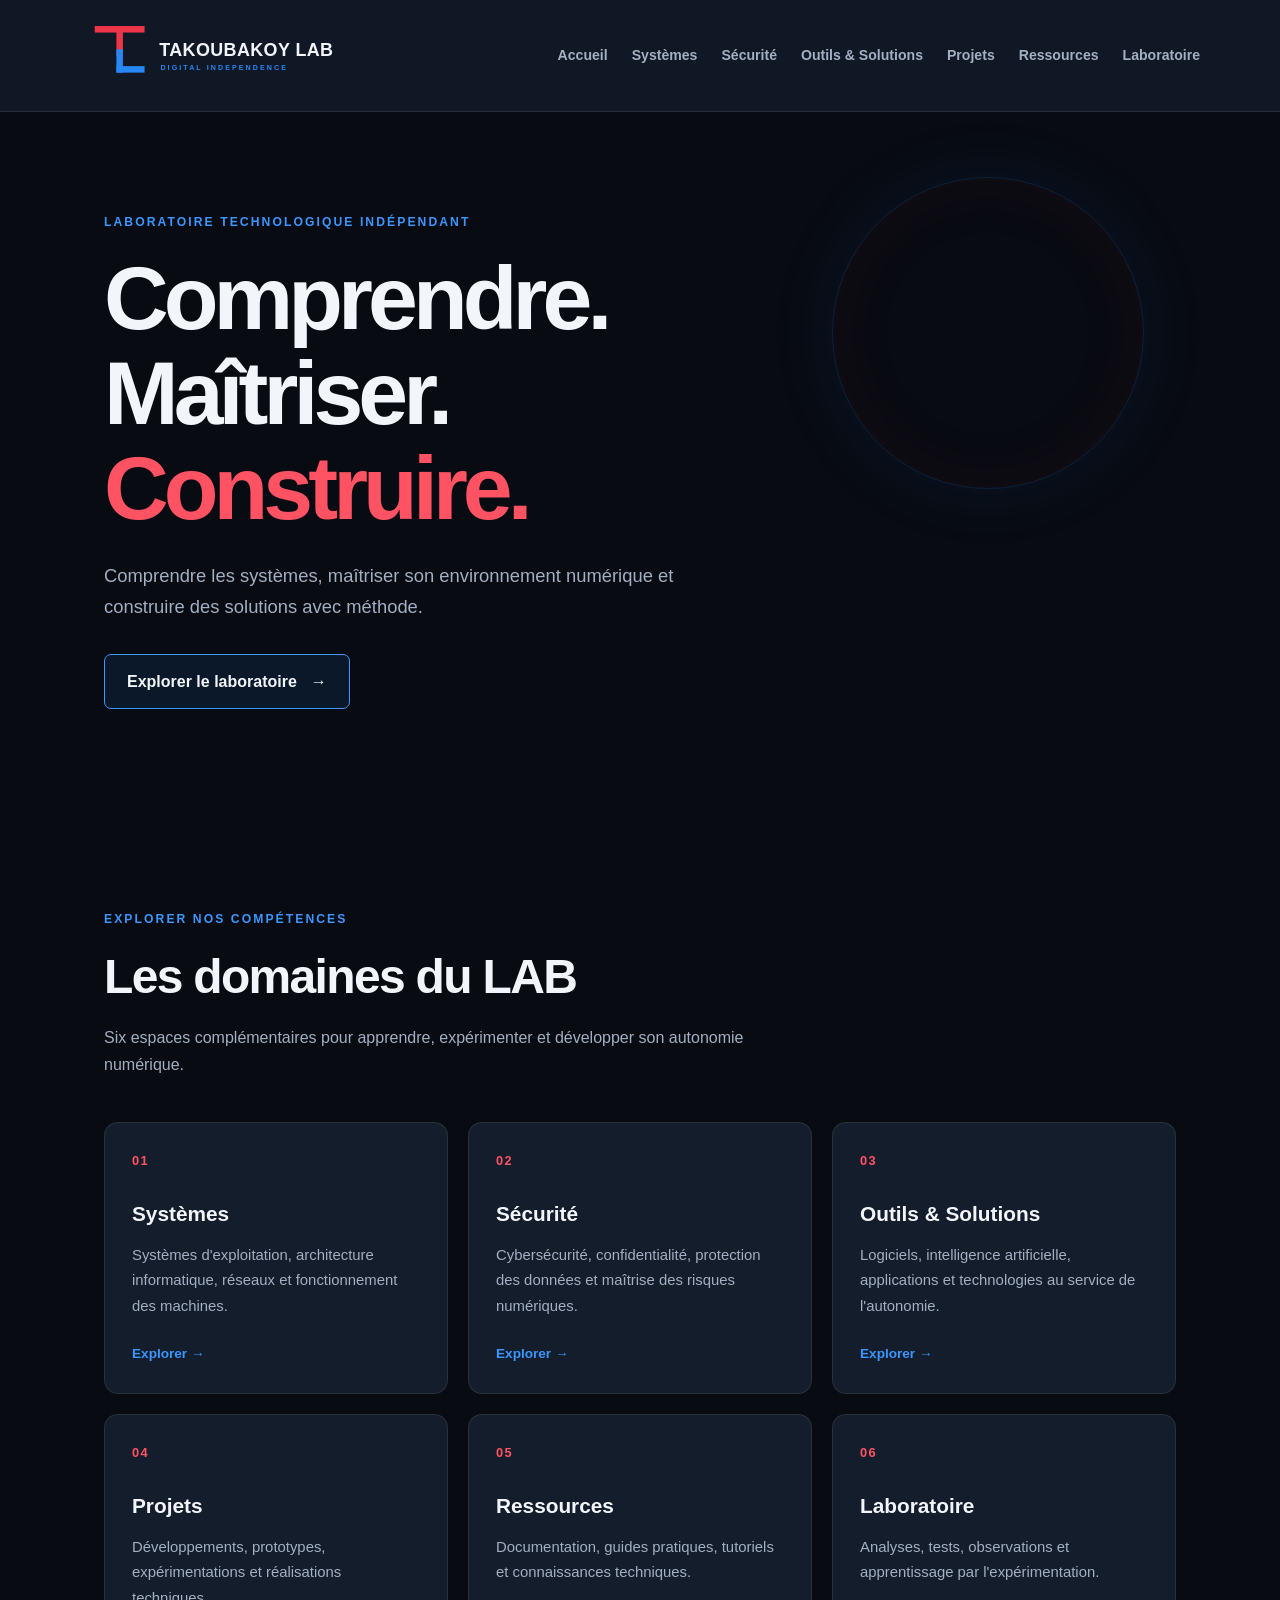
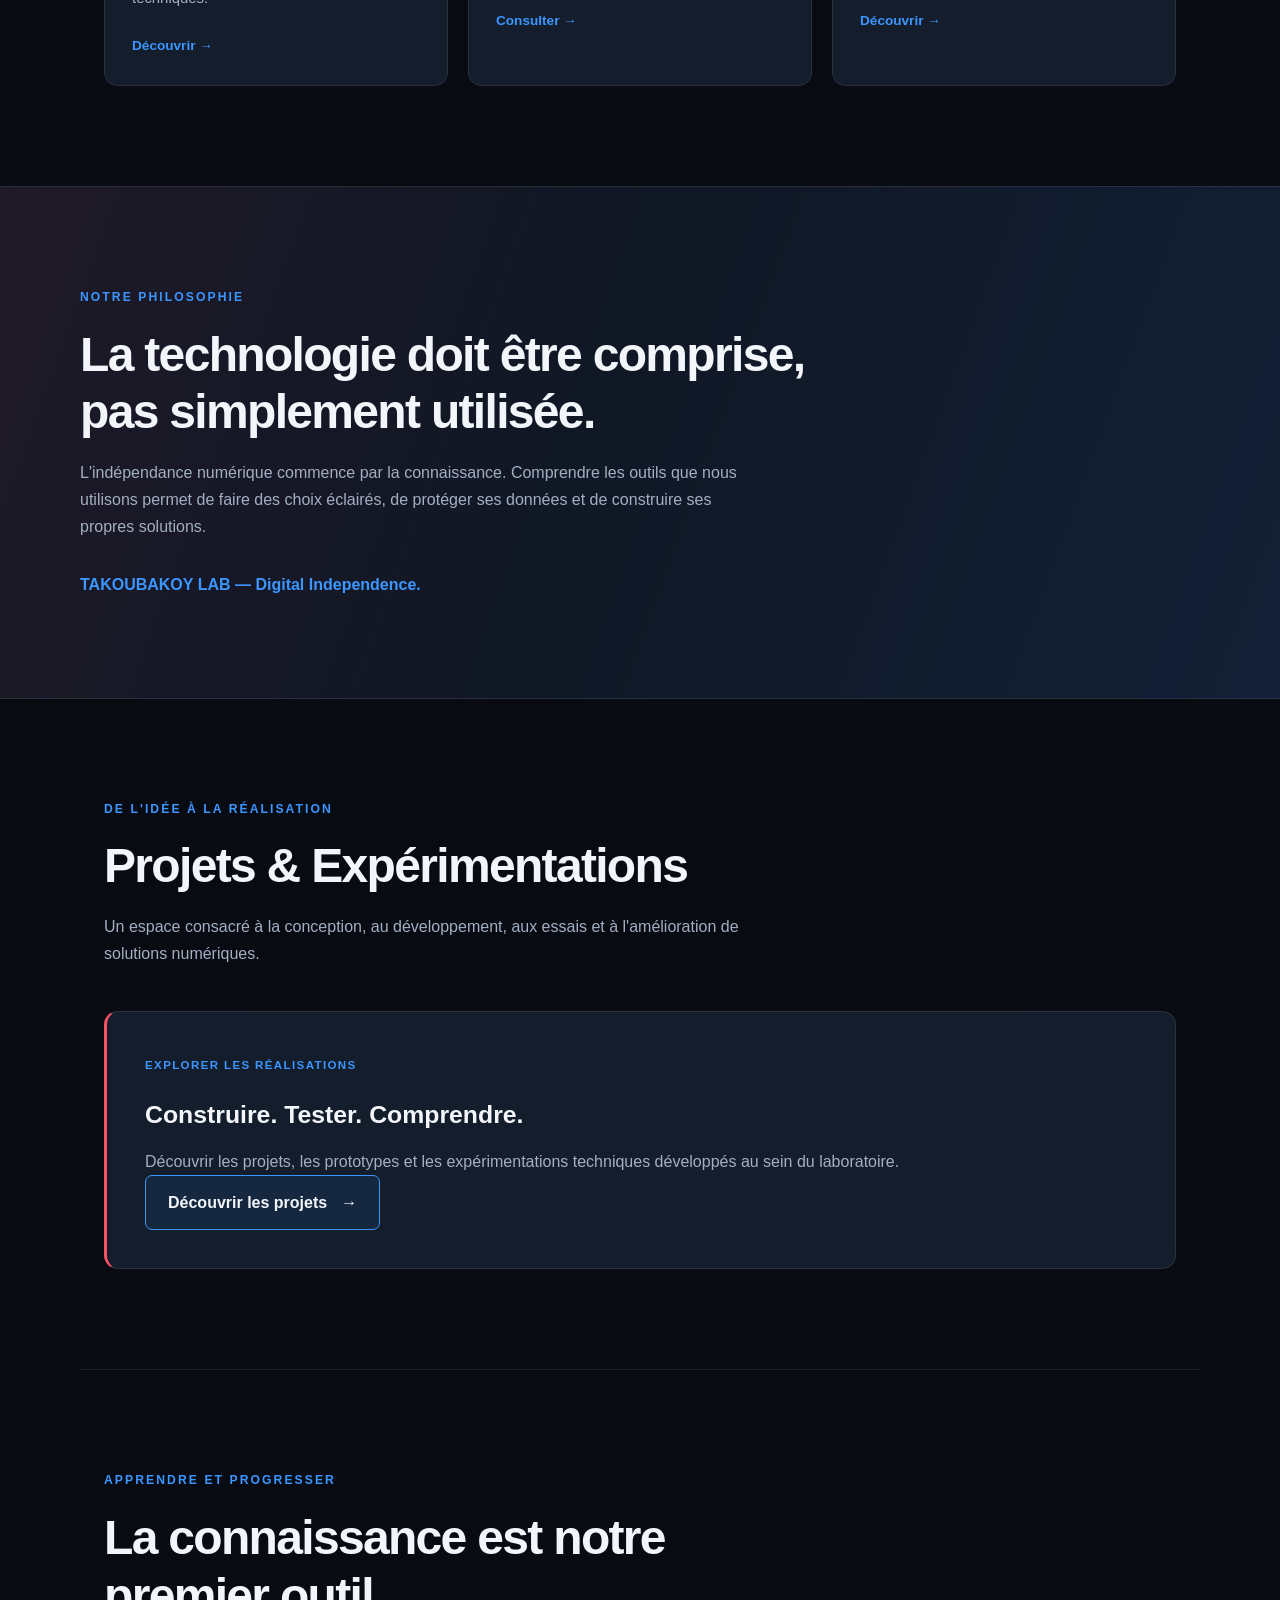
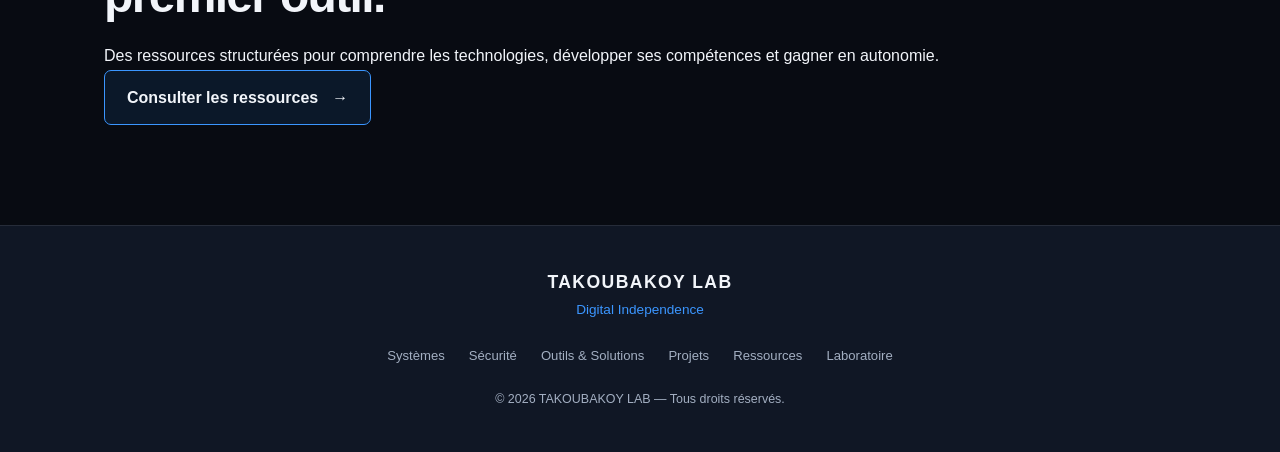
<file: index.html>
<!DOCTYPE html>
<html lang="fr">

<head>
  <meta charset="UTF-8">
  <meta name="viewport" content="width=device-width, initial-scale=1.0">

  <meta name="description" content="TAKOUBAKOY LAB explore les systèmes informatiques, la cybersécurité, l'intelligence artificielle et les solutions numériques pour développer son indépendance technologique.">
  <meta name="robots" content="index, follow">

  <meta name="theme-color" content="#080b12">
  <link rel="canonical" href="https://takoubakoy90.github.io/takoubakoy-lab/">
  <!-- Open Graph -->
<meta property="og:type" content="website">
<meta property="og:title" content="TAKOUBAKOY LAB — Digital Independence">
<meta property="og:description" content="Comprendre les systèmes, maîtriser son environnement numérique et construire des solutions.">
<meta property="og:url" content="https://takoubakoy90.github.io/takoubakoy-lab/">
<meta property="og:image" content="https://takoubakoy90.github.io/takoubakoy-lab/assets/images/og-takoubakoy-lab.png">
<meta property="og:image:width" content="1200">
<meta property="og:image:height" content="630">
<meta property="og:image:alt" content="TAKOUBAKOY LAB — Digital Independence">
<meta property="og:locale" content="fr_FR">
<meta property="og:site_name" content="TAKOUBAKOY LAB">

  <title>TAKOUBAKOY LAB — Digital Independence</title>

   <link rel="icon" type="image/svg+xml" href="assets/images/favicon.svg">
  <link rel="stylesheet" href="assets/css/style.css">

  <!-- JavaScript TAKOUBAKOY LAB -->
  <script src="assets/js/modules/browser-info.js" defer></script>
  <script src="assets/js/main.js" defer></script>
</head>

<body>

  <!-- EN-TÊTE -->
  <header class="site-header">

    <a href="index.html" class="brand"
       aria-label="TAKOUBAKOY LAB - Accueil">

      <img
        src="assets/images/takoubakoy-lab-logo.svg"
        alt="TAKOUBAKOY LAB — Digital Independence"
        class="brand-logo">

    </a>

    <nav class="main-nav" aria-label="Navigation principale">
      <a href="#accueil">Accueil</a>
      <a href="systemes/">Systèmes</a>
      <a href="securite/">Sécurité</a>
      <a href="outils-solutions/">Outils & Solutions</a>
      <a href="projets/">Projets</a>
      <a href="ressources/">Ressources</a>
      <a href="laboratoire/">Laboratoire</a>
    </nav>

  </header>

  <main>

    <!-- ACCUEIL -->
    <section class="hero" id="accueil">

      <p class="eyebrow">LABORATOIRE TECHNOLOGIQUE INDÉPENDANT</p>

      <h1>
        Comprendre.<br>
        Maîtriser.<br>
        <span>Construire.</span>
      </h1>

      <p class="hero-description">
        Comprendre les systèmes, maîtriser son environnement numérique
        et construire des solutions avec méthode.
      </p>

      <a href="#domaines" class="primary-link">
        Explorer le laboratoire
        <span aria-hidden="true">→</span>
      </a>

    </section>

    <!-- DOMAINES -->
    <section class="content-section" id="domaines">

      <div class="section-heading">

        <p class="eyebrow">EXPLORER NOS COMPÉTENCES</p>

        <h2>Les domaines du LAB</h2>

        <p>
          Six espaces complémentaires pour apprendre, expérimenter
          et développer son autonomie numérique.
        </p>

      </div>

      <div class="domain-grid">

        <a href="systemes/" class="domain-card">
          <span class="card-number">01</span>
          <h3>Systèmes</h3>
          <p>
            Systèmes d'exploitation, architecture informatique,
            réseaux et fonctionnement des machines.
          </p>
          <span class="card-arrow">Explorer →</span>
        </a>

        <a href="securite/" class="domain-card">
          <span class="card-number">02</span>
          <h3>Sécurité</h3>
          <p>
            Cybersécurité, confidentialité, protection des données
            et maîtrise des risques numériques.
          </p>
          <span class="card-arrow">Explorer →</span>
        </a>

        <a href="outils-solutions/" class="domain-card">
          <span class="card-number">03</span>
          <h3>Outils & Solutions</h3>
          <p>
            Logiciels, intelligence artificielle, applications
            et technologies au service de l'autonomie.
          </p>
          <span class="card-arrow">Explorer →</span>
        </a>

        <a href="projets/" class="domain-card">
          <span class="card-number">04</span>
          <h3>Projets</h3>
          <p>
            Développements, prototypes, expérimentations
            et réalisations techniques.
          </p>
          <span class="card-arrow">Découvrir →</span>
        </a>

        <a href="ressources/" class="domain-card">
          <span class="card-number">05</span>
          <h3>Ressources</h3>
          <p>
            Documentation, guides pratiques, tutoriels
            et connaissances techniques.
          </p>
          <span class="card-arrow">Consulter →</span>
        </a>

        <a href="laboratoire/" class="domain-card">
          <span class="card-number">06</span>
          <h3>Laboratoire</h3>
          <p>
            Analyses, tests, observations et apprentissage
            par l'expérimentation.
          </p>
          <span class="card-arrow">Découvrir →</span>
        </a>

      </div>

    </section>

    <!-- PHILOSOPHIE -->
    <section class="philosophy-section" id="philosophie">

      <p class="eyebrow">NOTRE PHILOSOPHIE</p>

      <h2>
        La technologie doit être comprise,
        pas simplement utilisée.
      </h2>

      <p>
        L'indépendance numérique commence par la connaissance.
        Comprendre les outils que nous utilisons permet de faire
        des choix éclairés, de protéger ses données et de construire
        ses propres solutions.
      </p>

      <p class="philosophy-signature">
        TAKOUBAKOY LAB — Digital Independence.
      </p>

    </section>

    <!-- PROJETS -->
    <section class="content-section" id="projets">

      <div class="section-heading">

        <p class="eyebrow">DE L'IDÉE À LA RÉALISATION</p>

        <h2>Projets & Expérimentations</h2>

        <p>
          Un espace consacré à la conception, au développement,
          aux essais et à l'amélioration de solutions numériques.
        </p>

      </div>

      <div class="project-panel">

        <span class="project-status">EXPLORER LES RÉALISATIONS</span>

        <h3>Construire. Tester. Comprendre.</h3>

        <p>
          Découvrir les projets, les prototypes et les expérimentations
          techniques développés au sein du laboratoire.
        </p>

        <a href="projets/" class="primary-link">
          Découvrir les projets
          <span aria-hidden="true">→</span>
        </a>

      </div>

    </section>

    <!-- RESSOURCES -->
    <section class="content-section resources-section" id="ressources">

      <p class="eyebrow">APPRENDRE ET PROGRESSER</p>

      <h2>La connaissance est notre premier outil.</h2>

      <p>
        Des ressources structurées pour comprendre les technologies,
        développer ses compétences et gagner en autonomie.
      </p>

      <a href="ressources/" class="primary-link">
        Consulter les ressources
        <span aria-hidden="true">→</span>
      </a>

    </section>

  </main>

  <!-- PIED DE PAGE -->
<footer class="site-footer">

  <p class="footer-brand">TAKOUBAKOY LAB</p>

  <p class="footer-tagline">Digital Independence</p>

  <nav class="footer-nav" aria-label="Navigation de pied de page">
    <a href="systemes/">Systèmes</a>
    <a href="securite/">Sécurité</a>
    <a href="outils-solutions/">Outils & Solutions</a>
    <a href="projets/">Projets</a>
    <a href="ressources/">Ressources</a>
    <a href="laboratoire/">Laboratoire</a>
  </nav>

  <p class="footer-copy">
    © 2026 TAKOUBAKOY LAB — Tous droits réservés.
  </p>

</footer>

</body>
</html>
</file>
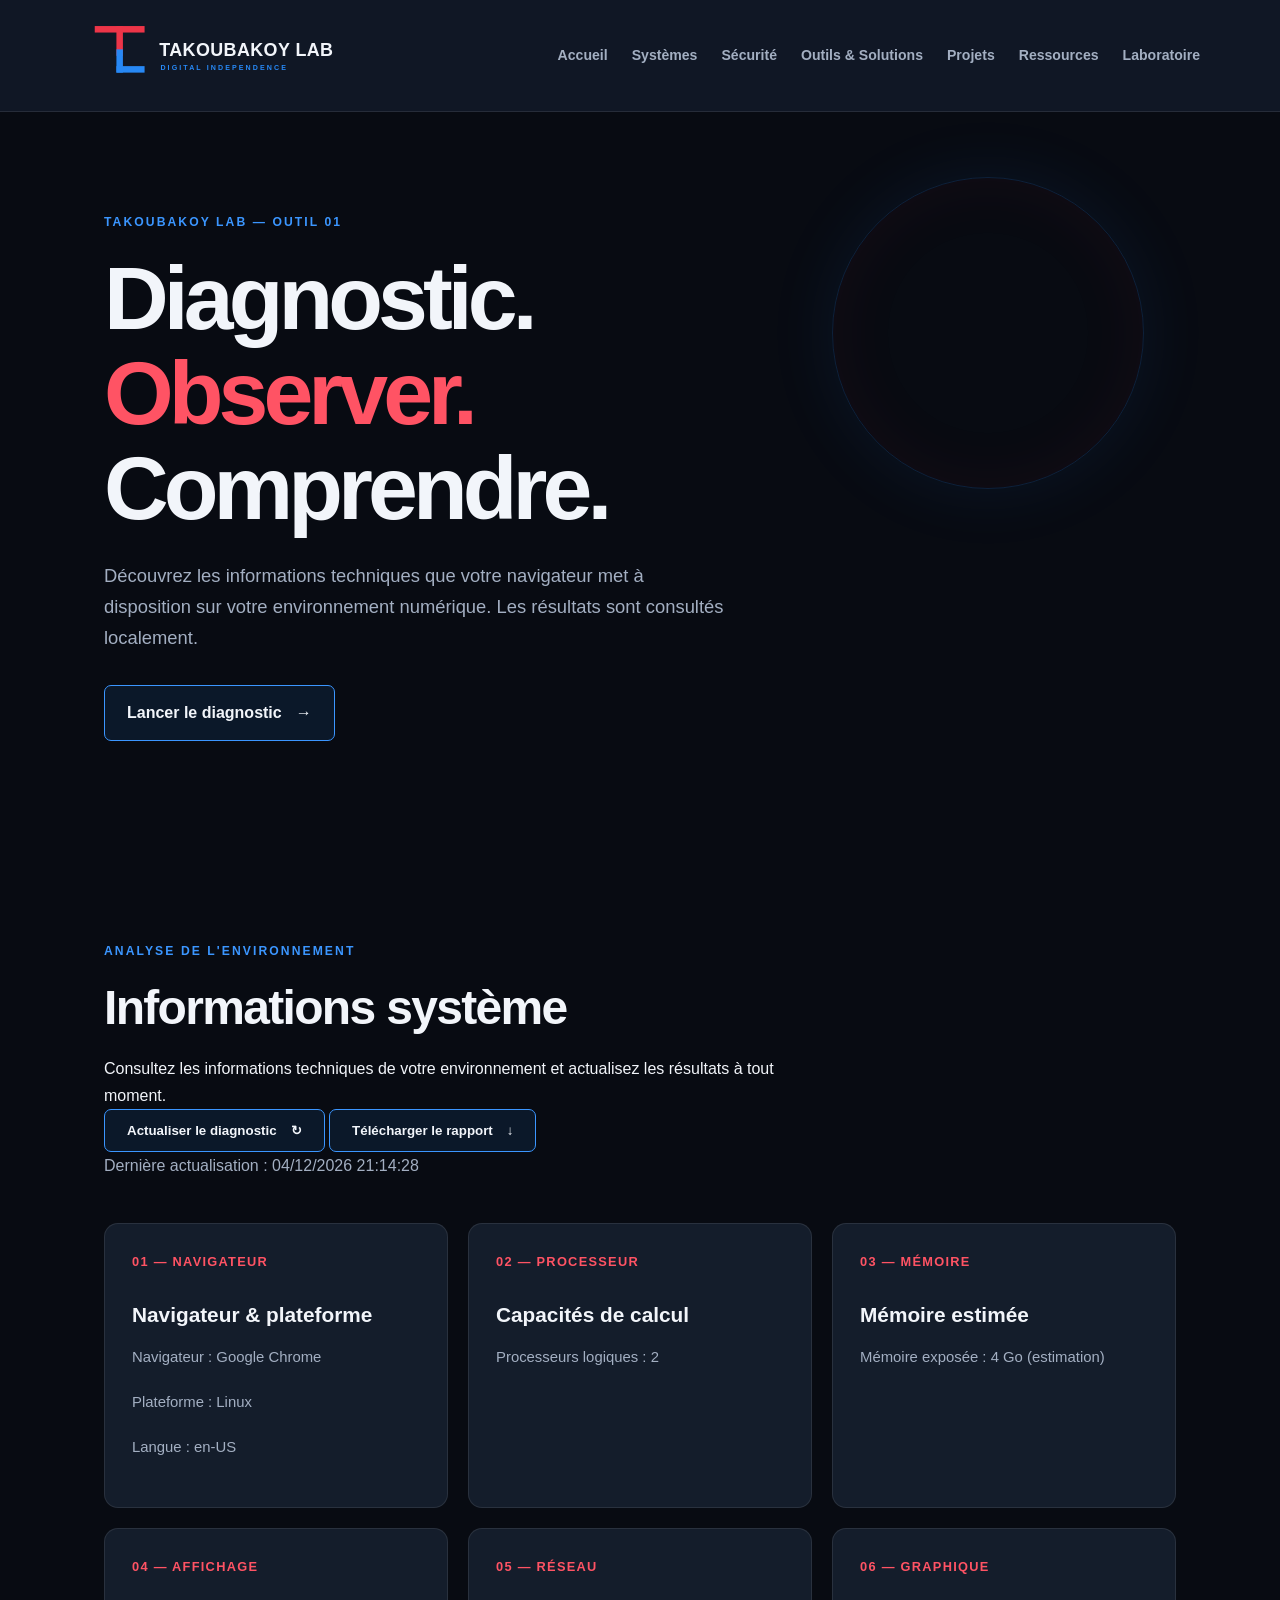
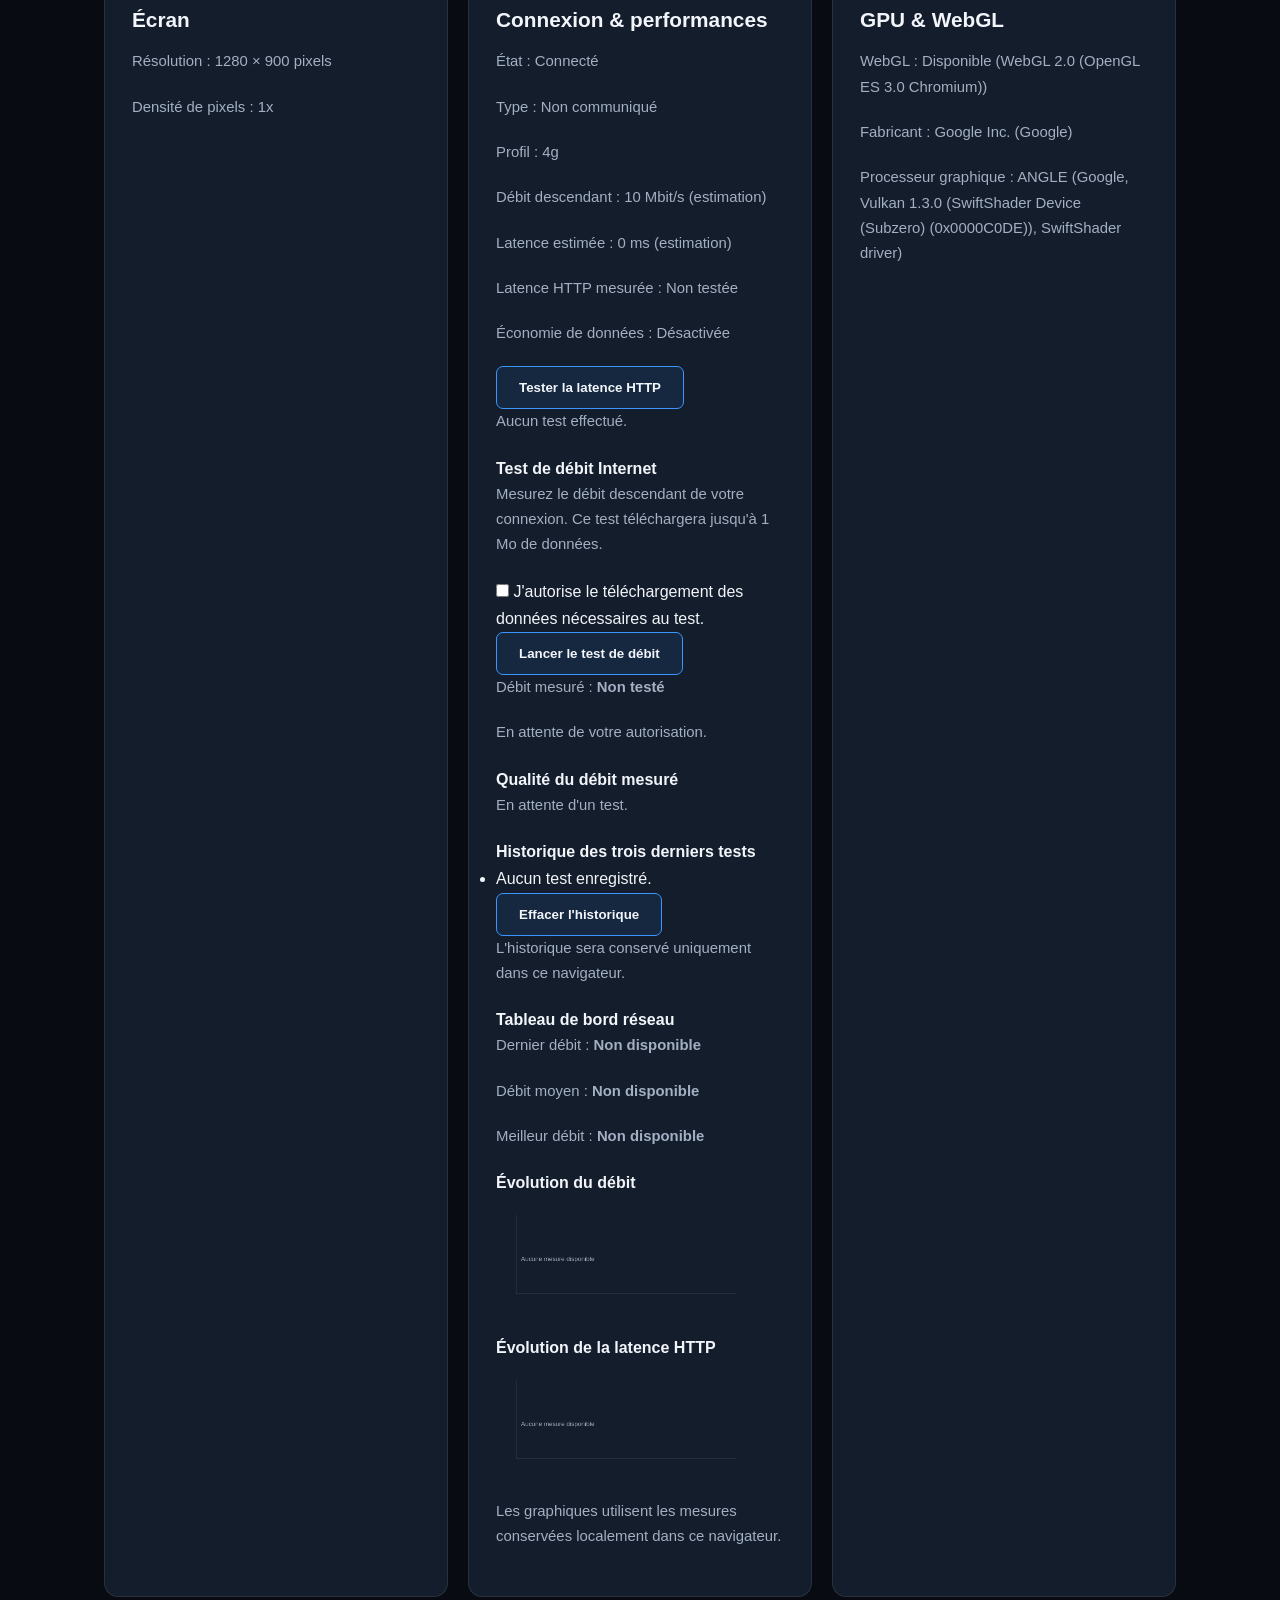
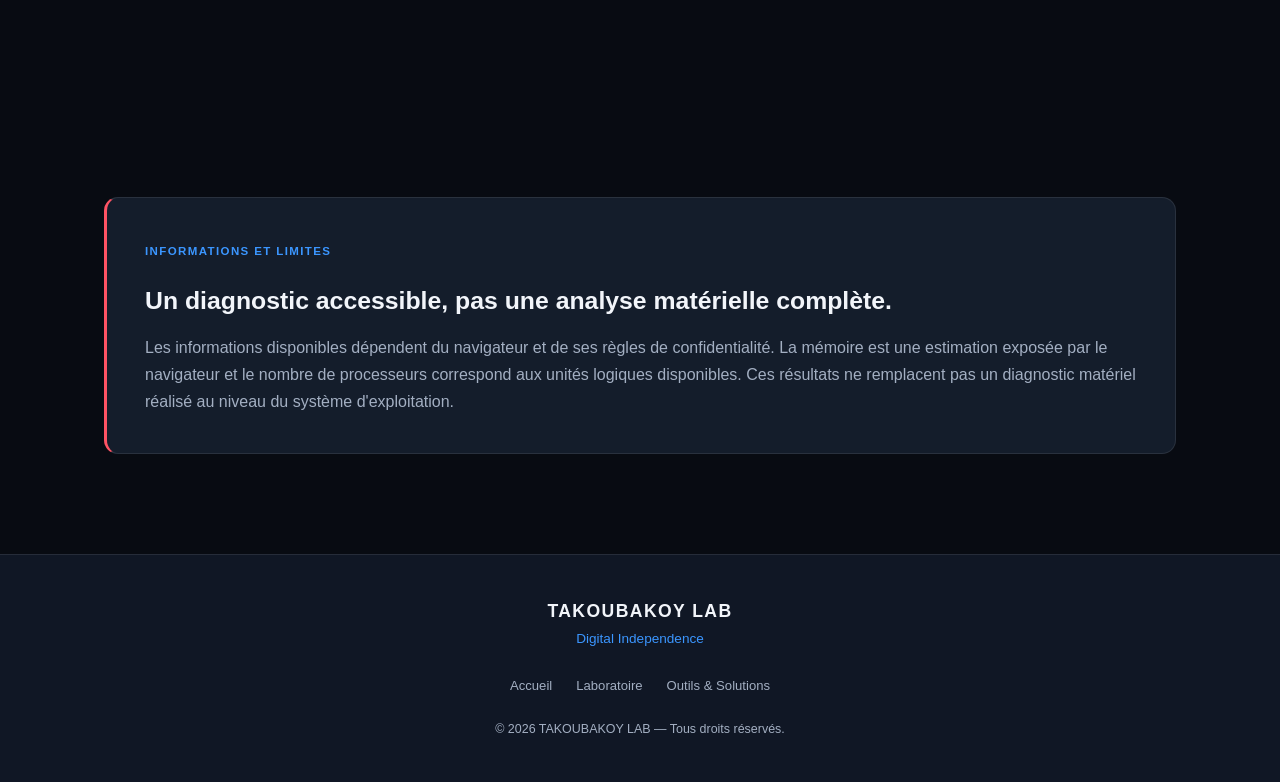
<file: diagnostic/index.html>
<!DOCTYPE html>
<html lang="fr">

<head>
  <meta charset="UTF-8">
  <meta name="viewport" content="width=device-width, initial-scale=1.0">

  <meta name="description" content="Diagnostic de l'environnement numérique : navigateur, plateforme, mémoire disponible, processeurs logiques, affichage et connexion réseau.">
  <meta name="robots" content="index, follow">

  <meta name="theme-color" content="#080b12">

  <link rel="canonical" href="https://takoubakoy90.github.io/takoubakoy-lab/diagnostic/">

  <meta property="og:type" content="website">
  <meta property="og:title" content="Diagnostic système — TAKOUBAKOY LAB">
  <meta property="og:description" content="Analysez les informations techniques accessibles depuis votre navigateur.">
  <meta property="og:url" content="https://takoubakoy90.github.io/takoubakoy-lab/diagnostic/">
  <meta property="og:image" content="https://takoubakoy90.github.io/takoubakoy-lab/assets/images/og-takoubakoy-lab.png">
  <meta property="og:locale" content="fr_FR">
  <meta property="og:site_name" content="TAKOUBAKOY LAB">

  <title>Diagnostic système — TAKOUBAKOY LAB</title>

  <link rel="icon" type="image/svg+xml" href="../assets/images/favicon.svg">
  <link rel="stylesheet" href="../assets/css/style.css">

   <!-- JavaScript TAKOUBAKOY LAB -->
  <script src="../assets/js/modules/browser-info.js" defer></script>
  <script src="../assets/js/modules/system-diagnostic.js" defer></script>
  <script src="../assets/js/main.js" defer></script>

</head>

<body>

  <header class="site-header">

    <a href="../index.html" class="brand"
       aria-label="TAKOUBAKOY LAB - Accueil">

      <img
        src="../assets/images/takoubakoy-lab-logo.svg"
        alt="TAKOUBAKOY LAB — Digital Independence"
        class="brand-logo">

    </a>

    <nav class="main-nav" aria-label="Navigation principale">
      <a href="../index.html">Accueil</a>
      <a href="../systemes/">Systèmes</a>
      <a href="../securite/">Sécurité</a>
      <a href="../outils-solutions/">Outils & Solutions</a>
      <a href="../projets/">Projets</a>
      <a href="../ressources/">Ressources</a>
      <a href="../laboratoire/">Laboratoire</a>
    </nav>

  </header>

  <main>

    <!-- INTRODUCTION -->
    <section class="hero">

      <p class="eyebrow">TAKOUBAKOY LAB — OUTIL 01</p>

      <h1>
        Diagnostic.<br>
        <span>Observer.</span><br>
        Comprendre.
      </h1>

      <p class="hero-description">
        Découvrez les informations techniques que votre navigateur
        met à disposition sur votre environnement numérique.
        Les résultats sont consultés localement.
      </p>

      <a href="#diagnostic" class="primary-link">
        Lancer le diagnostic
        <span aria-hidden="true">→</span>
      </a>

    </section>

    <!-- RÉSULTATS -->
    <section class="content-section" id="diagnostic">

      <div class="section-heading">

        <p class="eyebrow">ANALYSE DE L'ENVIRONNEMENT</p>

        <h2>Informations système</h2>

              <p>
          Consultez les informations techniques de votre environnement
          et actualisez les résultats à tout moment.
        </p>

        <button
          type="button"
          id="diag-refresh"
          class="primary-link">
          Actualiser le diagnostic
          <span aria-hidden="true">↻</span>
        </button>
        <button
  type="button"
  id="diag-export"
  class="primary-link">
  Télécharger le rapport
  <span aria-hidden="true">↓</span>
</button>

        <p id="diag-last-update" aria-live="polite">
          Diagnostic initialisé.
        </p>

      </div>

      <div class="domain-grid">

        <article class="domain-card">
          <span class="card-number">01 — NAVIGATEUR</span>
          <h3>Navigateur & plateforme</h3>
          <p>Navigateur : <span id="diag-user-agent">En attente</span></p>
          <p>Plateforme : <span id="diag-platform">En attente</span></p>
          <p>Langue : <span id="diag-language">En attente</span></p>
        </article>

        <article class="domain-card">
          <span class="card-number">02 — PROCESSEUR</span>
          <h3>Capacités de calcul</h3>
          <p>Processeurs logiques : <span id="diag-cores">En attente</span></p>
        </article>

        <article class="domain-card">
          <span class="card-number">03 — MÉMOIRE</span>
          <h3>Mémoire estimée</h3>
          <p>Mémoire exposée : <span id="diag-memory">En attente</span></p>
        </article>

        <article class="domain-card">
          <span class="card-number">04 — AFFICHAGE</span>
          <h3>Écran</h3>
          <p>Résolution : <span id="diag-resolution">En attente</span></p>
          <p>Densité de pixels : <span id="diag-pixel-ratio">En attente</span></p>
        </article>

               <article class="domain-card">
          <span class="card-number">05 — RÉSEAU</span>
          <h3>Connexion & performances</h3>
          <p>État : <span id="diag-online">En attente</span></p>
          <p>Type : <span id="diag-network-type">En attente</span></p>
          <p>Profil : <span id="diag-network-profile">En attente</span></p>
          <p>Débit descendant : <span id="diag-network-downlink">En attente</span></p>
                    <p>Latence estimée : <span id="diag-network-rtt">En attente</span></p>
          <p>Latence HTTP mesurée : <span id="diag-http-latency">Non testée</span></p>
          <p>Économie de données : <span id="diag-network-save-data">En attente</span></p>

          <button
            type="button"
            id="diag-http-test"
            class="primary-link">
            Tester la latence HTTP
          </button>

          <p id="diag-http-status" aria-live="polite">
            Aucun test effectué.
          </p>
                           <div class="speed-test-panel">

            <h4>Test de débit Internet</h4>

            <p>
              Mesurez le débit descendant de votre connexion.
              Ce test téléchargera jusqu'à 1 Mo de données.
            </p>

            <label>
              <input
                type="checkbox"
                id="diag-speed-consent">
              J'autorise le téléchargement des données nécessaires au test.
            </label>

            <button
              type="button"
              id="diag-speed-test"
              class="primary-link"
              disabled>
              Lancer le test de débit
            </button>

            <p>
              Débit mesuré :
              <strong id="diag-speed-result">Non testé</strong>
            </p>

            <p id="diag-speed-status" aria-live="polite">
              En attente de votre autorisation.
            </p>
                             
            <div class="speed-quality-panel">
              <h4>Qualité du débit mesuré</h4>
              <p id="diag-speed-quality" aria-live="polite">
                En attente d'un test.
              </p>
            </div>

            <div class="speed-history-panel">
              <h4>Historique des trois derniers tests</h4>

              <ul id="diag-speed-history">
                <li>Aucun test enregistré.</li>
              </ul>

              <button
                type="button"
                id="diag-speed-history-clear"
                class="primary-link">
                Effacer l'historique
              </button>

              <p>
                L'historique sera conservé uniquement dans ce navigateur.
              </p>
            </div>
                             
            <div class="network-dashboard">

              <h4>Tableau de bord réseau</h4>

              <div class="network-statistics">

                <p>
                  Dernier débit :
                  <strong id="diag-speed-latest">Non disponible</strong>
                </p>

                <p>
                  Débit moyen :
                  <strong id="diag-speed-average">Non disponible</strong>
                </p>

                <p>
                  Meilleur débit :
                  <strong id="diag-speed-best">Non disponible</strong>
                </p>

              </div>

              <div class="network-chart">
                <h4>Évolution du débit</h4>

                <canvas
                  id="diag-speed-chart"
                  width="600"
                  height="220"
                  role="img"
                  aria-label="Graphique de l'évolution des débits mesurés">
                  Graphique des débits mesurés.
                </canvas>
              </div>

              <div class="network-chart">
                <h4>Évolution de la latence HTTP</h4>

                <canvas
                  id="diag-latency-chart"
                  width="600"
                  height="220"
                  role="img"
                  aria-label="Graphique de l'évolution de la latence HTTP">
                  Graphique des latences HTTP mesurées.
                </canvas>
              </div>

              <p class="network-dashboard-note">
                Les graphiques utilisent les mesures conservées
                localement dans ce navigateur.
              </p>

            </div>



          </div>
        </article>
                <article class="domain-card">
          <span class="card-number">06 — GRAPHIQUE</span>
          <h3>GPU & WebGL</h3>
          <p>WebGL : <span id="diag-webgl">En attente</span></p>
          <p>Fabricant : <span id="diag-gpu-vendor">En attente</span></p>
          <p>Processeur graphique : <span id="diag-gpu-renderer">En attente</span></p>
        </article>

      </div>

    </section>

    <!-- MÉTHODOLOGIE -->
    <section class="content-section">

      <div class="project-panel">

        <span class="project-status">INFORMATIONS ET LIMITES</span>

        <h3>Un diagnostic accessible, pas une analyse matérielle complète.</h3>

        <p>
          Les informations disponibles dépendent du navigateur
          et de ses règles de confidentialité. La mémoire est une
          estimation exposée par le navigateur et le nombre de
          processeurs correspond aux unités logiques disponibles.
          Ces résultats ne remplacent pas un diagnostic matériel
          réalisé au niveau du système d'exploitation.
        </p>

      </div>

    </section>

  </main>

  <footer class="site-footer">

    <p class="footer-brand">TAKOUBAKOY LAB</p>

    <p class="footer-tagline">Digital Independence</p>

    <nav class="footer-nav" aria-label="Navigation de pied de page">
      <a href="../index.html">Accueil</a>
      <a href="../laboratoire/">Laboratoire</a>
      <a href="../outils-solutions/">Outils & Solutions</a>
    </nav>

    <p class="footer-copy">
      © 2026 TAKOUBAKOY LAB — Tous droits réservés.
    </p>

  </footer>

</body>
</html>
</file>
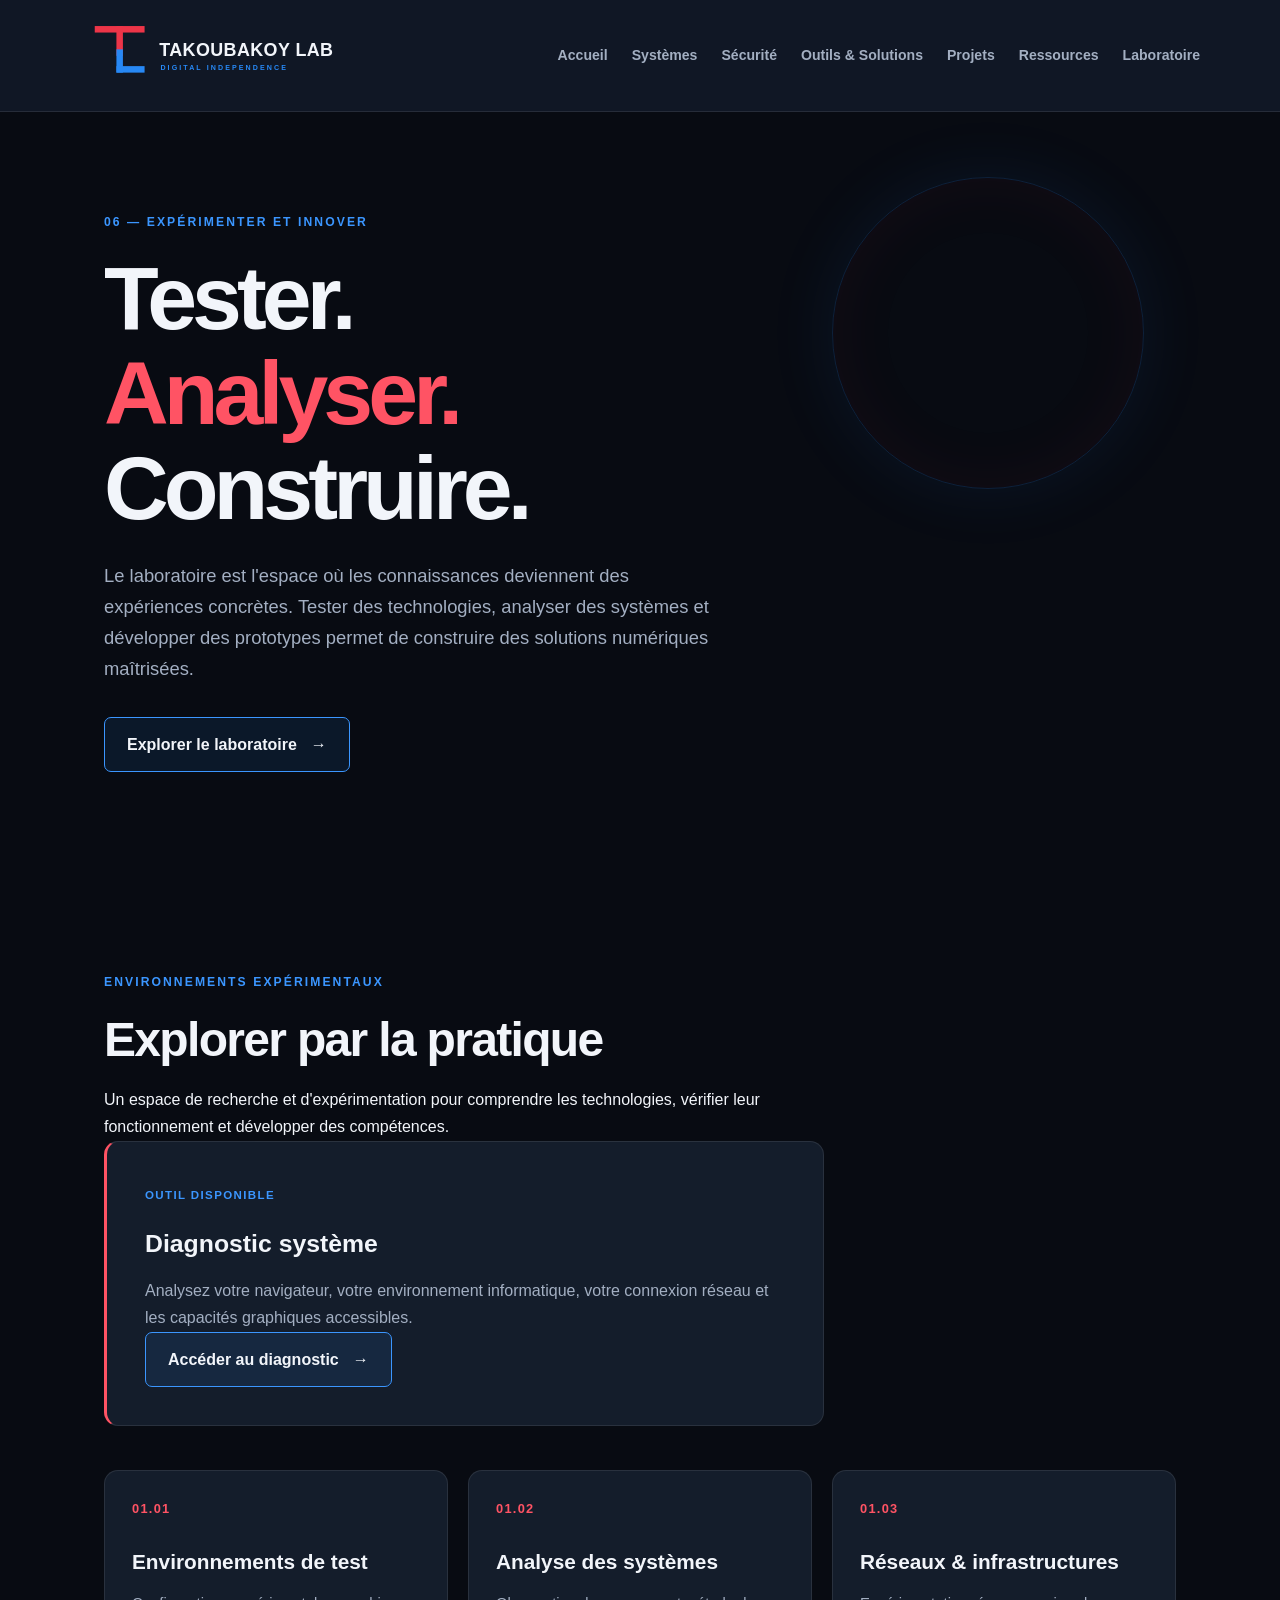
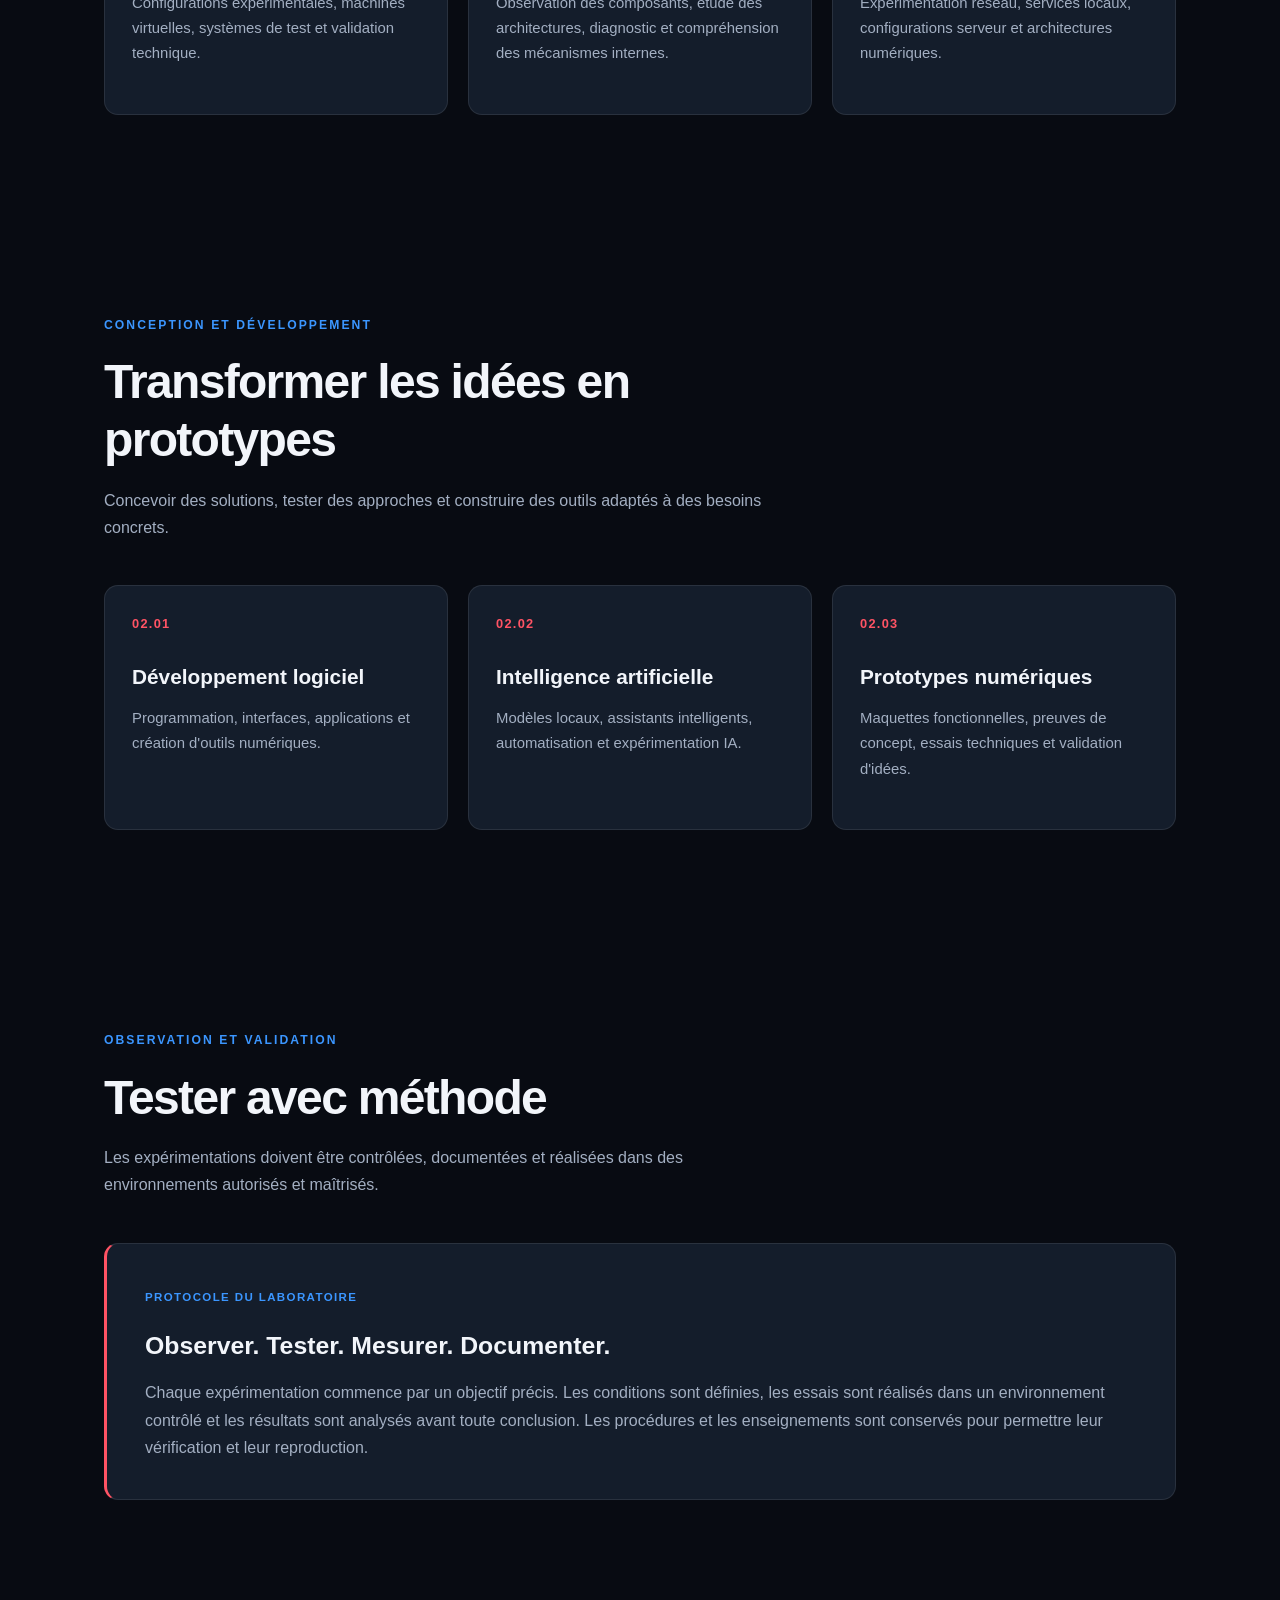
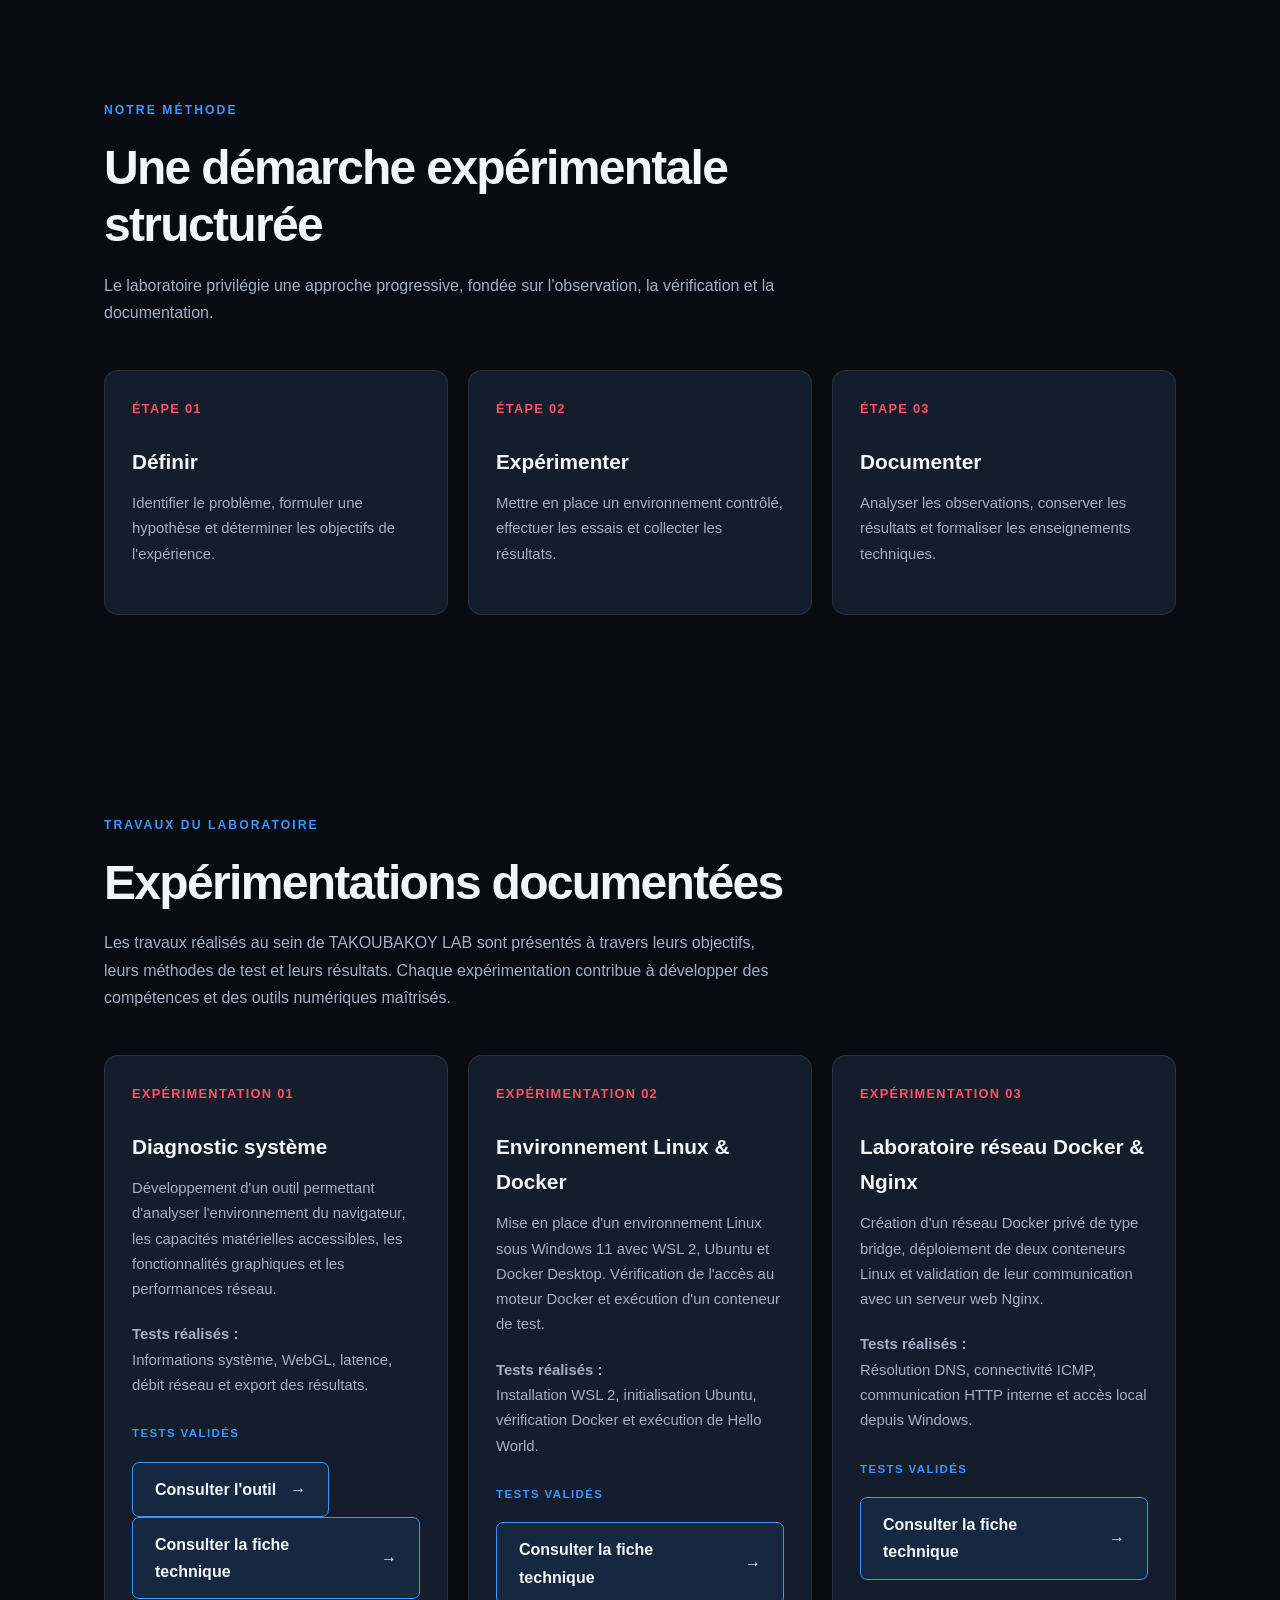
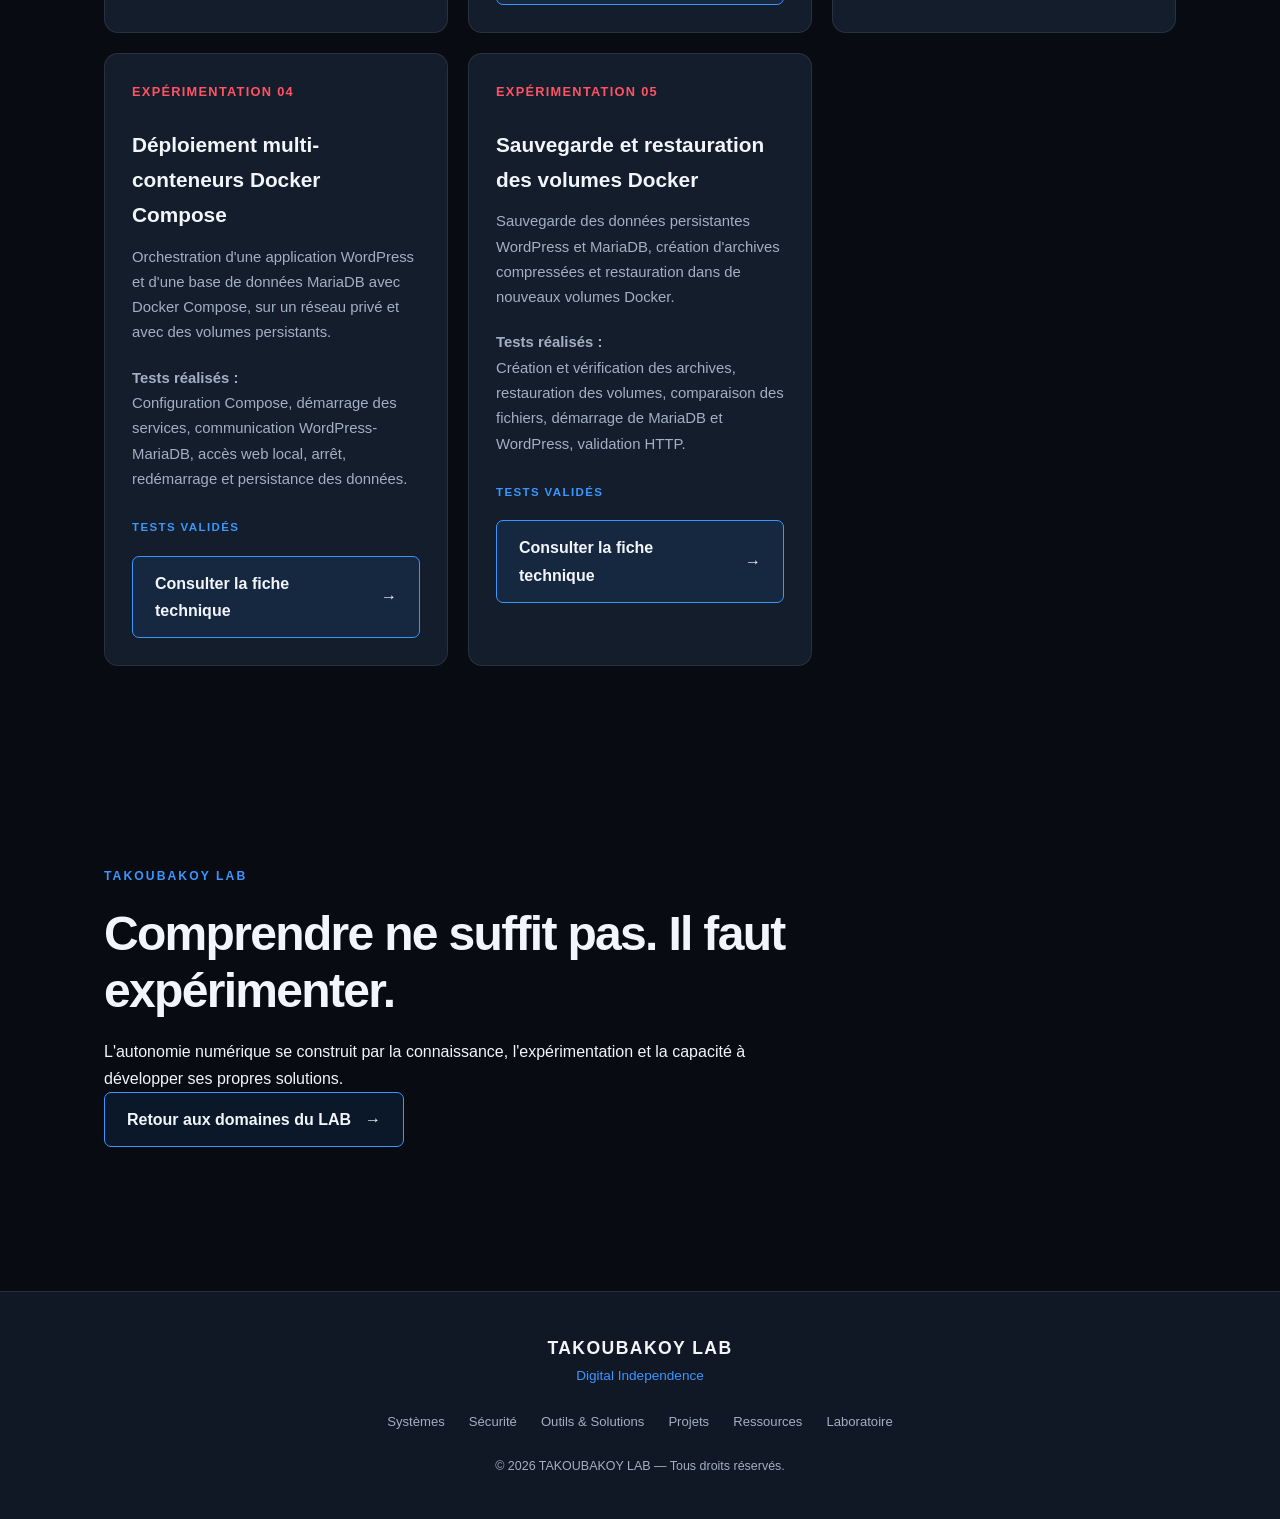
<file: laboratoire/index.html>
<!DOCTYPE html>
<html lang="fr">

<head>
  <meta charset="UTF-8">
  <meta name="viewport" content="width=device-width, initial-scale=1.0">

  <meta name="description" content="Explorez les expérimentations techniques, les environnements de test, l'analyse des systèmes, les réseaux, le développement logiciel et l'intelligence artificielle au sein de TAKOUBAKOY LAB.">
  <meta name="robots" content="index, follow">

  <meta name="theme-color" content="#080b12">
  <link rel="canonical" href="https://takoubakoy90.github.io/takoubakoy-lab/laboratoire/">

  <!-- Open Graph -->
  <meta property="og:type" content="website">
  <meta property="og:title" content="Laboratoire — TAKOUBAKOY LAB">
  <meta property="og:description" content="Analyses, tests, observations et apprentissage par l'expérimentation.">
  <meta property="og:url" content="https://takoubakoy90.github.io/takoubakoy-lab/laboratoire/">
  <meta property="og:image" content="https://takoubakoy90.github.io/takoubakoy-lab/assets/images/og-takoubakoy-lab.png">
  <meta property="og:image:width" content="1200">
  <meta property="og:image:height" content="630">
  <meta property="og:image:alt" content="TAKOUBAKOY LAB — Digital Independence">
  <meta property="og:locale" content="fr_FR">
  <meta property="og:site_name" content="TAKOUBAKOY LAB">

  <title>Laboratoire — TAKOUBAKOY LAB</title>

  <link rel="icon" type="image/svg+xml" href="../assets/images/favicon.svg">
  <link rel="stylesheet" href="../assets/css/style.css">

  <!-- JavaScript TAKOUBAKOY LAB -->
  <script src="../assets/js/modules/browser-info.js" defer></script>
  <script src="../assets/js/main.js" defer></script>
</head>

<body>

  <!-- EN-TÊTE -->
  <header class="site-header">

    <a href="../index.html" class="brand"
       aria-label="TAKOUBAKOY LAB - Accueil">

      <img
        src="../assets/images/takoubakoy-lab-logo.svg"
        alt="TAKOUBAKOY LAB — Digital Independence"
        class="brand-logo">

    </a>

    <nav class="main-nav" aria-label="Navigation principale">
      <a href="../index.html">Accueil</a>
      <a href="../systemes/">Systèmes</a>
      <a href="../securite/">Sécurité</a>
      <a href="../outils-solutions/">Outils & Solutions</a>
      <a href="../projets/">Projets</a>
      <a href="../ressources/">Ressources</a>
      <a href="../laboratoire/">Laboratoire</a>
    </nav>

  </header>

  <main>

    <!-- INTRODUCTION -->
    <section class="hero">

      <p class="eyebrow">06 — EXPÉRIMENTER ET INNOVER</p>

      <h1>
        Tester.<br>
        <span>Analyser.</span><br>
        Construire.
      </h1>

      <p class="hero-description">
        Le laboratoire est l'espace où les connaissances
        deviennent des expériences concrètes.
        Tester des technologies, analyser des systèmes
        et développer des prototypes permet de construire
        des solutions numériques maîtrisées.
      </p>

      <a href="#experimentation" class="primary-link">
        Explorer le laboratoire
        <span aria-hidden="true">→</span>
      </a>

    </section>

    <!-- EXPÉRIMENTATION -->
    <section class="content-section" id="experimentation">

      <div class="section-heading">

        <p class="eyebrow">ENVIRONNEMENTS EXPÉRIMENTAUX</p>

        <h2>Explorer par la pratique</h2>

        <p>
          Un espace de recherche et d'expérimentation
          pour comprendre les technologies, vérifier
          leur fonctionnement et développer des compétences.
        </p>

        <div class="project-panel">

          <span class="project-status">OUTIL DISPONIBLE</span>

          <h3>Diagnostic système</h3>

          <p>
            Analysez votre navigateur, votre environnement informatique,
            votre connexion réseau et les capacités graphiques accessibles.
          </p>

          <a href="../diagnostic/" class="primary-link">
            Accéder au diagnostic
            <span aria-hidden="true">→</span>
          </a>

        </div>

      </div>

      <div class="domain-grid">

        <article class="domain-card">
          <span class="card-number">01.01</span>
          <h3>Environnements de test</h3>
          <p>
            Configurations expérimentales, machines virtuelles,
            systèmes de test et validation technique.
          </p>
        </article>

        <article class="domain-card">
          <span class="card-number">01.02</span>
          <h3>Analyse des systèmes</h3>
          <p>
            Observation des composants, étude des architectures,
            diagnostic et compréhension des mécanismes internes.
          </p>
        </article>

        <article class="domain-card">
          <span class="card-number">01.03</span>
          <h3>Réseaux & infrastructures</h3>
          <p>
            Expérimentation réseau, services locaux,
            configurations serveur et architectures numériques.
          </p>
        </article>

      </div>

    </section>

    <!-- DÉVELOPPEMENT -->
    <section class="content-section">

      <div class="section-heading">

        <p class="eyebrow">CONCEPTION ET DÉVELOPPEMENT</p>

        <h2>Transformer les idées en prototypes</h2>

        <p>
          Concevoir des solutions, tester des approches
          et construire des outils adaptés à des besoins concrets.
        </p>

      </div>

      <div class="domain-grid">

        <article class="domain-card">
          <span class="card-number">02.01</span>
          <h3>Développement logiciel</h3>
          <p>
            Programmation, interfaces, applications
            et création d'outils numériques.
          </p>
        </article>

        <article class="domain-card">
          <span class="card-number">02.02</span>
          <h3>Intelligence artificielle</h3>
          <p>
            Modèles locaux, assistants intelligents,
            automatisation et expérimentation IA.
          </p>
        </article>

        <article class="domain-card">
          <span class="card-number">02.03</span>
          <h3>Prototypes numériques</h3>
          <p>
            Maquettes fonctionnelles, preuves de concept,
            essais techniques et validation d'idées.
          </p>
        </article>

      </div>

    </section>

    <!-- SÉCURITÉ ET ANALYSE -->
    <section class="content-section">

      <div class="section-heading">

        <p class="eyebrow">OBSERVATION ET VALIDATION</p>

        <h2>Tester avec méthode</h2>

        <p>
          Les expérimentations doivent être contrôlées,
          documentées et réalisées dans des environnements
          autorisés et maîtrisés.
        </p>

      </div>

      <div class="project-panel">

        <span class="project-status">
          PROTOCOLE DU LABORATOIRE
        </span>

        <h3>Observer. Tester. Mesurer. Documenter.</h3>

        <p>
          Chaque expérimentation commence par un objectif précis.
          Les conditions sont définies, les essais sont réalisés
          dans un environnement contrôlé et les résultats
          sont analysés avant toute conclusion.
          Les procédures et les enseignements sont conservés
          pour permettre leur vérification et leur reproduction.
        </p>

      </div>

    </section>

    <!-- MÉTHODOLOGIE -->
    <section class="content-section">

      <div class="section-heading">

        <p class="eyebrow">NOTRE MÉTHODE</p>

        <h2>Une démarche expérimentale structurée</h2>

        <p>
          Le laboratoire privilégie une approche progressive,
          fondée sur l'observation, la vérification
          et la documentation.
        </p>

      </div>

      <div class="domain-grid">

        <article class="domain-card">
          <span class="card-number">ÉTAPE 01</span>
          <h3>Définir</h3>
          <p>
            Identifier le problème, formuler une hypothèse
            et déterminer les objectifs de l'expérience.
          </p>
        </article>

        <article class="domain-card">
          <span class="card-number">ÉTAPE 02</span>
          <h3>Expérimenter</h3>
          <p>
            Mettre en place un environnement contrôlé,
            effectuer les essais et collecter les résultats.
          </p>
        </article>

        <article class="domain-card">
          <span class="card-number">ÉTAPE 03</span>
          <h3>Documenter</h3>
          <p>
            Analyser les observations, conserver les résultats
            et formaliser les enseignements techniques.
          </p>
        </article>

      </div>

    </section>

      <!-- EXPÉRIMENTATIONS DOCUMENTÉES -->
    <section class="content-section" id="experimentations-documentees">

      <div class="section-heading">

        <p class="eyebrow">TRAVAUX DU LABORATOIRE</p>

        <h2>Expérimentations documentées</h2>

        <p>
          Les travaux réalisés au sein de TAKOUBAKOY LAB
          sont présentés à travers leurs objectifs,
          leurs méthodes de test et leurs résultats.
          Chaque expérimentation contribue à développer
          des compétences et des outils numériques maîtrisés.
        </p>

      </div>

      <div class="domain-grid">

        <!-- EXPÉRIMENTATION 01 -->
        <article class="domain-card">

          <span class="card-number">EXPÉRIMENTATION 01</span>

          <h3>Diagnostic système</h3>

          <p>
            Développement d'un outil permettant d'analyser
            l'environnement du navigateur, les capacités
            matérielles accessibles, les fonctionnalités
            graphiques et les performances réseau.
          </p>

          <p>
            <strong>Tests réalisés :</strong><br>
            Informations système, WebGL, latence,
            débit réseau et export des résultats.
          </p>

          <span class="project-status">TESTS VALIDÉS</span>

          <a href="../diagnostic/" class="primary-link">
            Consulter l'outil
            <span aria-hidden="true">→</span>
          </a>

          <a href="experimentations/diagnostic-systeme.html" class="primary-link">
            Consulter la fiche technique
            <span aria-hidden="true">→</span>
          </a>

        </article>

        <!-- EXPÉRIMENTATION 02 -->
        <article class="domain-card">

          <span class="card-number">EXPÉRIMENTATION 02</span>

          <h3>Environnement Linux & Docker</h3>

          <p>
            Mise en place d'un environnement Linux sous Windows 11
            avec WSL 2, Ubuntu et Docker Desktop.
            Vérification de l'accès au moteur Docker
            et exécution d'un conteneur de test.
          </p>

          <p>
            <strong>Tests réalisés :</strong><br>
            Installation WSL 2, initialisation Ubuntu,
            vérification Docker et exécution de Hello World.
          </p>

          <span class="project-status">TESTS VALIDÉS</span>

          <a href="experimentations/environnement-wsl2-docker.html" class="primary-link">
            Consulter la fiche technique
            <span aria-hidden="true">→</span>
          </a>

        </article>

        <!-- EXPÉRIMENTATION 03 -->
        <article class="domain-card">

          <span class="card-number">EXPÉRIMENTATION 03</span>

          <h3>Laboratoire réseau Docker & Nginx</h3>

          <p>
            Création d'un réseau Docker privé de type bridge,
            déploiement de deux conteneurs Linux et validation
            de leur communication avec un serveur web Nginx.
          </p>

          <p>
            <strong>Tests réalisés :</strong><br>
            Résolution DNS, connectivité ICMP, communication
            HTTP interne et accès local depuis Windows.
          </p>

          <span class="project-status">TESTS VALIDÉS</span>

          <a href="experimentations/laboratoire-reseau-docker.html" class="primary-link">
            Consulter la fiche technique
            <span aria-hidden="true">→</span>
          </a>

        </article>
        
        <!-- EXPÉRIMENTATION 04 -->
        <article class="domain-card">

          <span class="card-number">EXPÉRIMENTATION 04</span>

          <h3>Déploiement multi-conteneurs Docker Compose</h3>

          <p>
            Orchestration d'une application WordPress et d'une
            base de données MariaDB avec Docker Compose,
            sur un réseau privé et avec des volumes persistants.
          </p>

          <p>
            <strong>Tests réalisés :</strong><br>
            Configuration Compose, démarrage des services,
            communication WordPress-MariaDB, accès web local,
            arrêt, redémarrage et persistance des données.
          </p>

          <span class="project-status">TESTS VALIDÉS</span>

          <a href="experimentations/deploiement-multi-conteneurs-docker-compose.html" class="primary-link">
            Consulter la fiche technique
            <span aria-hidden="true">→</span>
          </a>

        </article>
        <!-- EXPÉRIMENTATION 05 -->
<article class="domain-card">
  <span class="card-number">EXPÉRIMENTATION 05</span>
  <h3>Sauvegarde et restauration des volumes Docker</h3>
  <p>
    Sauvegarde des données persistantes WordPress et MariaDB,
    création d'archives compressées et restauration dans
    de nouveaux volumes Docker.
  </p>
  <p>
    <strong>Tests réalisés :</strong><br>
    Création et vérification des archives, restauration
    des volumes, comparaison des fichiers, démarrage
    de MariaDB et WordPress, validation HTTP.
  </p>
  <span class="project-status">TESTS VALIDÉS</span>
  <a href="experimentations/sauvegarde-restauration-volumes-docker.html" class="primary-link">
    Consulter la fiche technique
    <span aria-hidden="true">→</span>
  </a>
</article>


      </div>

    </section>

    <!-- CONCLUSION -->
    <section class="content-section">

      <div class="section-heading">

        <p class="eyebrow">TAKOUBAKOY LAB</p>

        <h2>Comprendre ne suffit pas. Il faut expérimenter.</h2>

        <p>
          L'autonomie numérique se construit par la connaissance,
          l'expérimentation et la capacité à développer
          ses propres solutions.
        </p>

        <a href="../index.html" class="primary-link">
          Retour aux domaines du LAB
          <span aria-hidden="true">→</span>
        </a>

      </div>

    </section>

  </main>

  <!-- PIED DE PAGE -->
  <footer class="site-footer">

    <p class="footer-brand">TAKOUBAKOY LAB</p>

    <p class="footer-tagline">Digital Independence</p>

    <nav class="footer-nav" aria-label="Navigation de pied de page">
      <a href="../systemes/">Systèmes</a>
      <a href="../securite/">Sécurité</a>
      <a href="../outils-solutions/">Outils & Solutions</a>
      <a href="../projets/">Projets</a>
      <a href="../ressources/">Ressources</a>
      <a href="../laboratoire/">Laboratoire</a>
    </nav>

    <p class="footer-copy">
      © 2026 TAKOUBAKOY LAB — Tous droits réservés.
    </p>

  </footer>

</body>
</html>
</file>
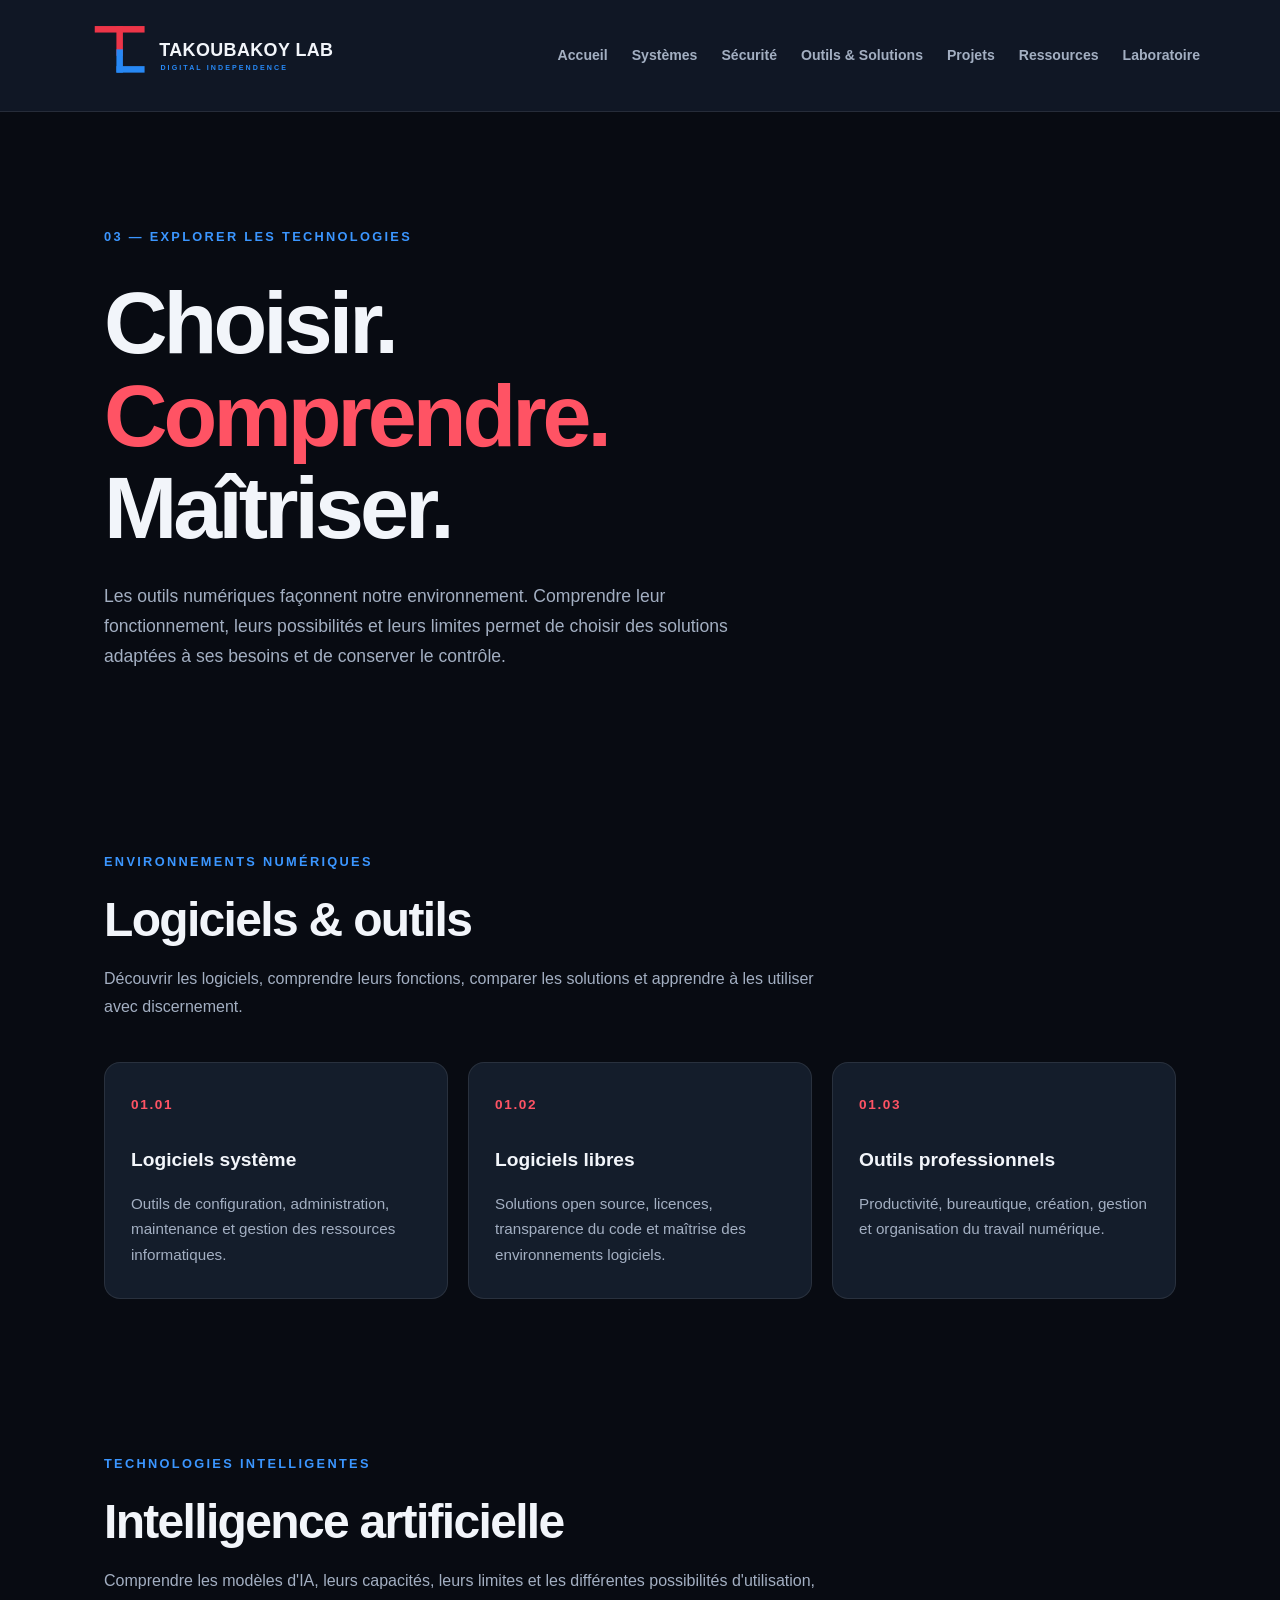
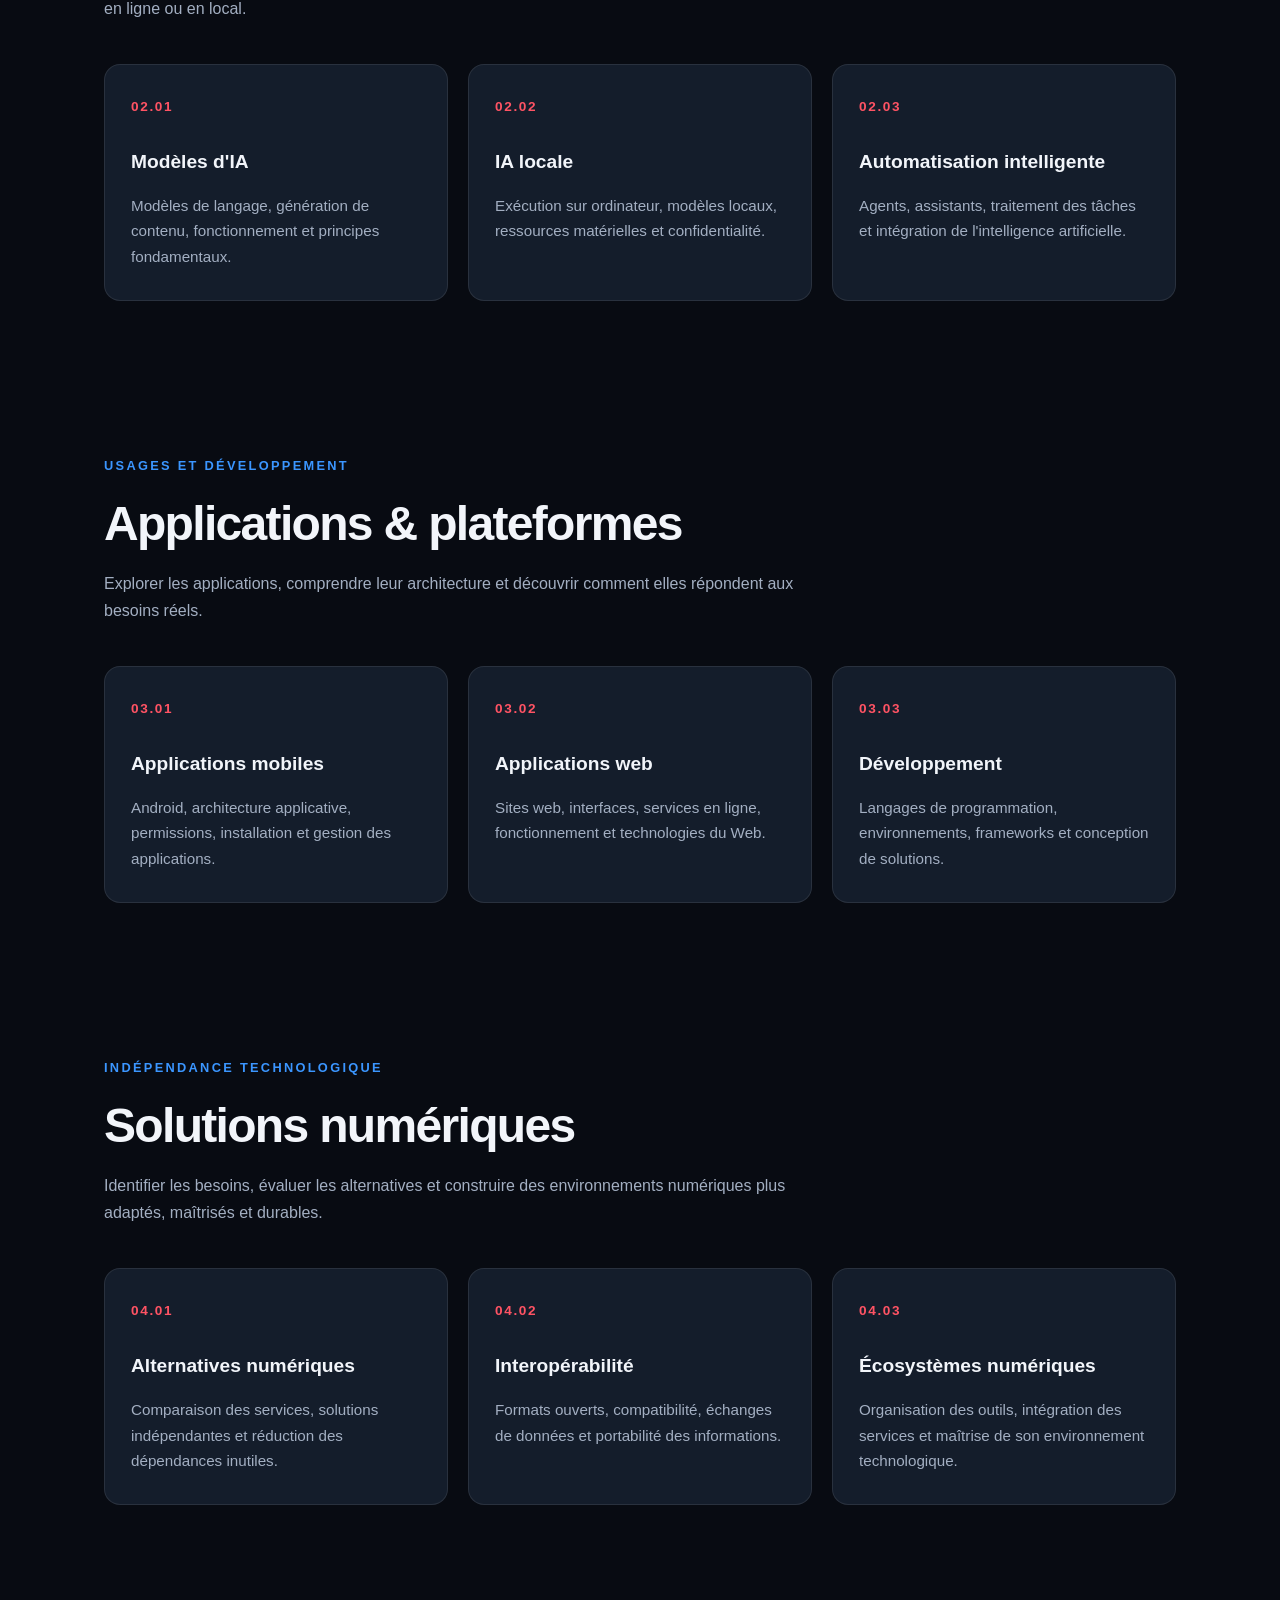
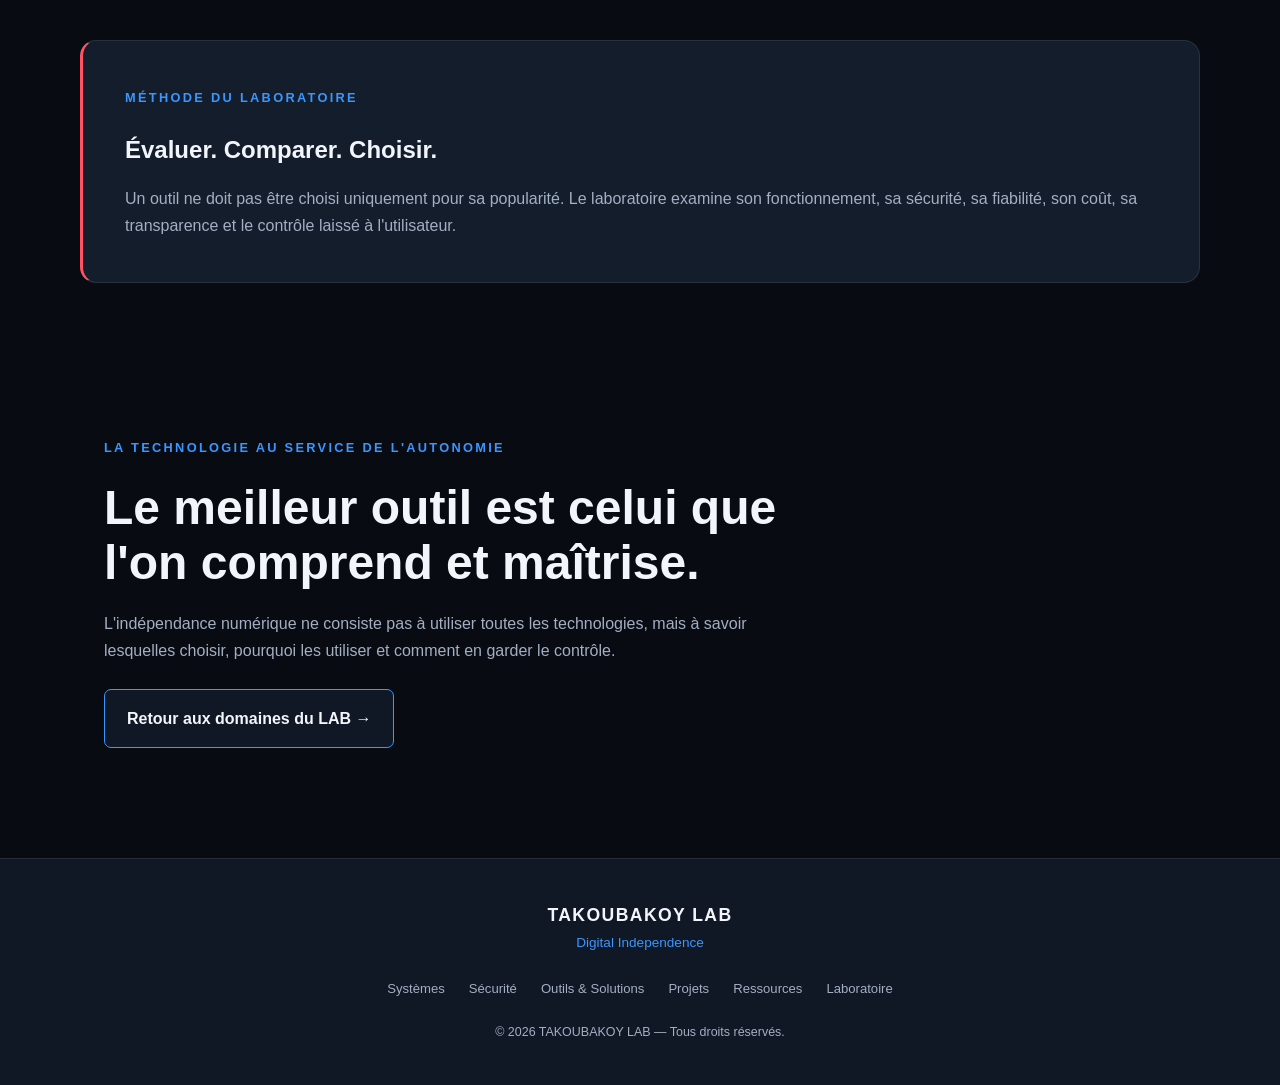
<file: outils-solutions/index.html>
<!DOCTYPE html>
<html lang="fr">
<head>
  <meta charset="UTF-8">
  <meta name="viewport" content="width=device-width, initial-scale=1.0">

  <meta name="description" content="Explorez les logiciels libres, l'intelligence artificielle locale, les modèles d'IA, les applications Android et web, le développement et les solutions numériques indépendantes.">
  <meta name="robots" content="index, follow">

  <meta name="theme-color" content="#080b12">
  <link rel="canonical" href="https://takoubakoy90.github.io/takoubakoy-lab/outils-solutions/">
  <!-- Open Graph -->
<meta property="og:type" content="website">
<meta property="og:title" content="Outils & Solutions — TAKOUBAKOY LAB">
<meta property="og:description" content="Logiciels, intelligence artificielle, applications et technologies au service de l'autonomie.">
<meta property="og:url" content="https://takoubakoy90.github.io/takoubakoy-lab/outils-solutions/">
<meta property="og:image" content="https://takoubakoy90.github.io/takoubakoy-lab/assets/images/og-takoubakoy-lab.png">
<meta property="og:image:width" content="1200">
<meta property="og:image:height" content="630">
<meta property="og:image:alt" content="TAKOUBAKOY LAB — Digital Independence">
<meta property="og:locale" content="fr_FR">
<meta property="og:site_name" content="TAKOUBAKOY LAB">

  <title>Outils & Solutions — TAKOUBAKOY LAB</title>

  <link rel="icon" type="image/svg+xml" href="../assets/images/favicon.svg">
  <link rel="stylesheet" href="../assets/css/style.css">

  <style>
    .tools-hero {
      max-width: 1120px;
      margin: 0 auto;
      padding: 110px 24px 100px;
    }

    .tools-label {
      color: var(--accent-blue);
      font-size: 0.8rem;
      font-weight: 800;
      letter-spacing: 0.18em;
      text-transform: uppercase;
    }

    .tools-hero h1 {
      max-width: 800px;
      margin: 28px 0;
      font-size: clamp(3rem, 7vw, 5.5rem);
      font-weight: 800;
      line-height: 1.05;
      letter-spacing: -0.045em;
    }

    .tools-hero h1 span {
      color: var(--accent-red);
    }

    .tools-hero p {
      max-width: 680px;
      color: var(--text-muted);
      font-size: 1.1rem;
    }

    .tools-nav {
      display: flex;
      flex-wrap: wrap;
      justify-content: center;
      gap: 28px;
    }

    .tools-nav a {
      color: var(--text-muted);
      font-size: 0.9rem;
      font-weight: 700;
      transition: color 0.2s ease;
    }

    .tools-nav a:hover {
      color: var(--accent-blue);
    }

    .tools-section {
      max-width: 1120px;
      margin: 0 auto;
      padding: 75px 24px;
    }

    .tools-section h2 {
      margin: 18px 0;
      font-size: clamp(2rem, 4vw, 3rem);
      line-height: 1.15;
      letter-spacing: -0.035em;
    }

    .tools-intro {
      max-width: 720px;
      margin-bottom: 42px;
      color: var(--text-muted);
    }

    .tools-grid {
      display: grid;
      grid-template-columns: repeat(3, minmax(0, 1fr));
      gap: 20px;
    }

    .tools-card {
      min-height: 225px;
      padding: 30px 26px;
      background: var(--bg-card);
      border: 1px solid var(--border-color);
      border-radius: 16px;
      transition: transform 0.25s ease,
                  border-color 0.25s ease,
                  background 0.25s ease;
    }

    .tools-card:hover {
      transform: translateY(-5px);
      border-color: rgba(39, 136, 245, 0.5);
      background: #1c2638;
    }

    .tools-number {
      display: block;
      margin-bottom: 28px;
      color: var(--accent-red);
      font-size: 0.85rem;
      font-weight: 800;
      letter-spacing: 0.12em;
    }

    .tools-card h3 {
      margin-bottom: 14px;
      font-size: 1.2rem;
    }

    .tools-card p {
      color: var(--text-muted);
      font-size: 0.95rem;
    }

    .tools-method {
      max-width: 1120px;
      margin: 60px auto 100px;
      padding: 42px;
      background: var(--bg-card);
      border: 1px solid var(--border-color);
      border-left: 3px solid var(--accent-red);
      border-radius: 16px;
    }

    .tools-method h3 {
      margin: 20px 0 14px;
      font-size: 1.5rem;
    }

    .tools-method p {
      color: var(--text-muted);
    }

    .tools-conclusion {
      max-width: 1120px;
      margin: 0 auto;
      padding: 50px 24px 110px;
    }

    .tools-conclusion h2 {
      max-width: 750px;
      margin: 20px 0;
      font-size: clamp(2rem, 4vw, 3rem);
      line-height: 1.15;
    }

    .tools-conclusion p {
      max-width: 700px;
      color: var(--text-muted);
    }

    .tools-button {
      display: inline-block;
      margin-top: 24px;
      padding: 15px 22px;
      border: 1px solid var(--accent-blue);
      border-radius: 7px;
      background: var(--bg-secondary);
      font-weight: 700;
      transition: background 0.2s ease;
    }

    .tools-button:hover {
      background: #1c2638;
    }

    @media (max-width: 760px) {
      .tools-grid {
        grid-template-columns: repeat(2, minmax(0, 1fr));
      }

      .tools-nav {
        gap: 16px;
      }
    }

    @media (max-width: 520px) {
      .tools-grid {
        grid-template-columns: 1fr;
      }

      .tools-hero {
        padding: 75px 20px;
      }

      .tools-section {
        padding: 55px 20px;
      }

      .tools-method {
        margin: 40px 20px 70px;
        padding: 28px 22px;
      }
    }

    @media (prefers-reduced-motion: reduce) {
      .tools-card,
      .tools-nav a,
      .tools-button {
        transition: none;
      }

      .tools-card:hover {
        transform: none;
      }
    }
  </style>

  <!-- JavaScript TAKOUBAKOY LAB -->
  <script src="../assets/js/modules/browser-info.js" defer></script>
  <script src="../assets/js/main.js" defer></script>
</head>

<body>

  <header class="site-header">
    <a href="../index.html" class="brand"
       aria-label="TAKOUBAKOY LAB - Accueil">
      <img
        src="../assets/images/takoubakoy-lab-logo.svg"
        alt="TAKOUBAKOY LAB — Digital Independence"
        class="brand-logo">
    </a>

    <nav class="main-nav" aria-label="Navigation principale">
  <a href="../index.html">Accueil</a>
  <a href="../systemes/">Systèmes</a>
  <a href="../securite/">Sécurité</a>
  <a href="../outils-solutions/">Outils & Solutions</a>
  <a href="../projets/">Projets</a>
  <a href="../ressources/">Ressources</a>
  <a href="../laboratoire/">Laboratoire</a>
</nav>
  </header>

  <main>

    <section class="tools-hero">
      <span class="tools-label">
        03 — Explorer les technologies
      </span>

      <h1>
        Choisir.<br>
        <span>Comprendre.</span><br>
        Maîtriser.
      </h1>

      <p>
        Les outils numériques façonnent notre environnement.
        Comprendre leur fonctionnement, leurs possibilités et
        leurs limites permet de choisir des solutions adaptées
        à ses besoins et de conserver le contrôle.
      </p>
    </section>

    <section class="tools-section" id="logiciels">
      <span class="tools-label">Environnements numériques</span>

      <h2>Logiciels & outils</h2>

      <p class="tools-intro">
        Découvrir les logiciels, comprendre leurs fonctions,
        comparer les solutions et apprendre à les utiliser
        avec discernement.
      </p>

      <div class="tools-grid">

        <article class="tools-card">
          <span class="tools-number">01.01</span>
          <h3>Logiciels système</h3>
          <p>
            Outils de configuration, administration,
            maintenance et gestion des ressources informatiques.
          </p>
        </article>

        <article class="tools-card">
          <span class="tools-number">01.02</span>
          <h3>Logiciels libres</h3>
          <p>
            Solutions open source, licences, transparence
            du code et maîtrise des environnements logiciels.
          </p>
        </article>

        <article class="tools-card">
          <span class="tools-number">01.03</span>
          <h3>Outils professionnels</h3>
          <p>
            Productivité, bureautique, création, gestion
            et organisation du travail numérique.
          </p>
        </article>

      </div>
    </section>

    <section class="tools-section" id="intelligence-artificielle">
      <span class="tools-label">Technologies intelligentes</span>

      <h2>Intelligence artificielle</h2>

      <p class="tools-intro">
        Comprendre les modèles d'IA, leurs capacités,
        leurs limites et les différentes possibilités
        d'utilisation, en ligne ou en local.
      </p>

      <div class="tools-grid">

        <article class="tools-card">
          <span class="tools-number">02.01</span>
          <h3>Modèles d'IA</h3>
          <p>
            Modèles de langage, génération de contenu,
            fonctionnement et principes fondamentaux.
          </p>
        </article>

        <article class="tools-card">
          <span class="tools-number">02.02</span>
          <h3>IA locale</h3>
          <p>
            Exécution sur ordinateur, modèles locaux,
            ressources matérielles et confidentialité.
          </p>
        </article>

        <article class="tools-card">
          <span class="tools-number">02.03</span>
          <h3>Automatisation intelligente</h3>
          <p>
            Agents, assistants, traitement des tâches
            et intégration de l'intelligence artificielle.
          </p>
        </article>

      </div>
    </section>

    <section class="tools-section" id="applications">
      <span class="tools-label">Usages et développement</span>

      <h2>Applications & plateformes</h2>

      <p class="tools-intro">
        Explorer les applications, comprendre leur architecture
        et découvrir comment elles répondent aux besoins réels.
      </p>

      <div class="tools-grid">

        <article class="tools-card">
          <span class="tools-number">03.01</span>
          <h3>Applications mobiles</h3>
          <p>
            Android, architecture applicative, permissions,
            installation et gestion des applications.
          </p>
        </article>

        <article class="tools-card">
          <span class="tools-number">03.02</span>
          <h3>Applications web</h3>
          <p>
            Sites web, interfaces, services en ligne,
            fonctionnement et technologies du Web.
          </p>
        </article>

        <article class="tools-card">
          <span class="tools-number">03.03</span>
          <h3>Développement</h3>
          <p>
            Langages de programmation, environnements,
            frameworks et conception de solutions.
          </p>
        </article>

      </div>
    </section>

    <section class="tools-section" id="solutions">
      <span class="tools-label">Indépendance technologique</span>

      <h2>Solutions numériques</h2>

      <p class="tools-intro">
        Identifier les besoins, évaluer les alternatives
        et construire des environnements numériques
        plus adaptés, maîtrisés et durables.
      </p>

      <div class="tools-grid">

        <article class="tools-card">
          <span class="tools-number">04.01</span>
          <h3>Alternatives numériques</h3>
          <p>
            Comparaison des services, solutions indépendantes
            et réduction des dépendances inutiles.
          </p>
        </article>

        <article class="tools-card">
          <span class="tools-number">04.02</span>
          <h3>Interopérabilité</h3>
          <p>
            Formats ouverts, compatibilité, échanges
            de données et portabilité des informations.
          </p>
        </article>

        <article class="tools-card">
          <span class="tools-number">04.03</span>
          <h3>Écosystèmes numériques</h3>
          <p>
            Organisation des outils, intégration des services
            et maîtrise de son environnement technologique.
          </p>
        </article>

      </div>
    </section>

    <section class="tools-method">
      <span class="tools-label">Méthode du laboratoire</span>

      <h3>Évaluer. Comparer. Choisir.</h3>

      <p>
        Un outil ne doit pas être choisi uniquement pour sa
        popularité. Le laboratoire examine son fonctionnement,
        sa sécurité, sa fiabilité, son coût, sa transparence
        et le contrôle laissé à l'utilisateur.
      </p>
    </section>

    <section class="tools-conclusion">
      <span class="tools-label">La technologie au service de l'autonomie</span>

      <h2>Le meilleur outil est celui que l'on comprend et maîtrise.</h2>

      <p>
        L'indépendance numérique ne consiste pas à utiliser
        toutes les technologies, mais à savoir lesquelles
        choisir, pourquoi les utiliser et comment en garder
        le contrôle.
      </p>

      <a href="../index.html#domaines" class="tools-button">
        Retour aux domaines du LAB →
      </a>
    </section>

  </main>

 <footer class="site-footer">

  <p class="footer-brand">TAKOUBAKOY LAB</p>

  <p class="footer-tagline">Digital Independence</p>

  <nav class="footer-nav" aria-label="Navigation de pied de page">
    <a href="../systemes/">Systèmes</a>
    <a href="../securite/">Sécurité</a>
    <a href="../outils-solutions/">Outils & Solutions</a>
    <a href="../projets/">Projets</a>
    <a href="../ressources/">Ressources</a>
    <a href="../laboratoire/">Laboratoire</a>
  </nav>

  <p class="footer-copy">
    © 2026 TAKOUBAKOY LAB — Tous droits réservés.
  </p>

</footer>

</body>
</html>
</file>
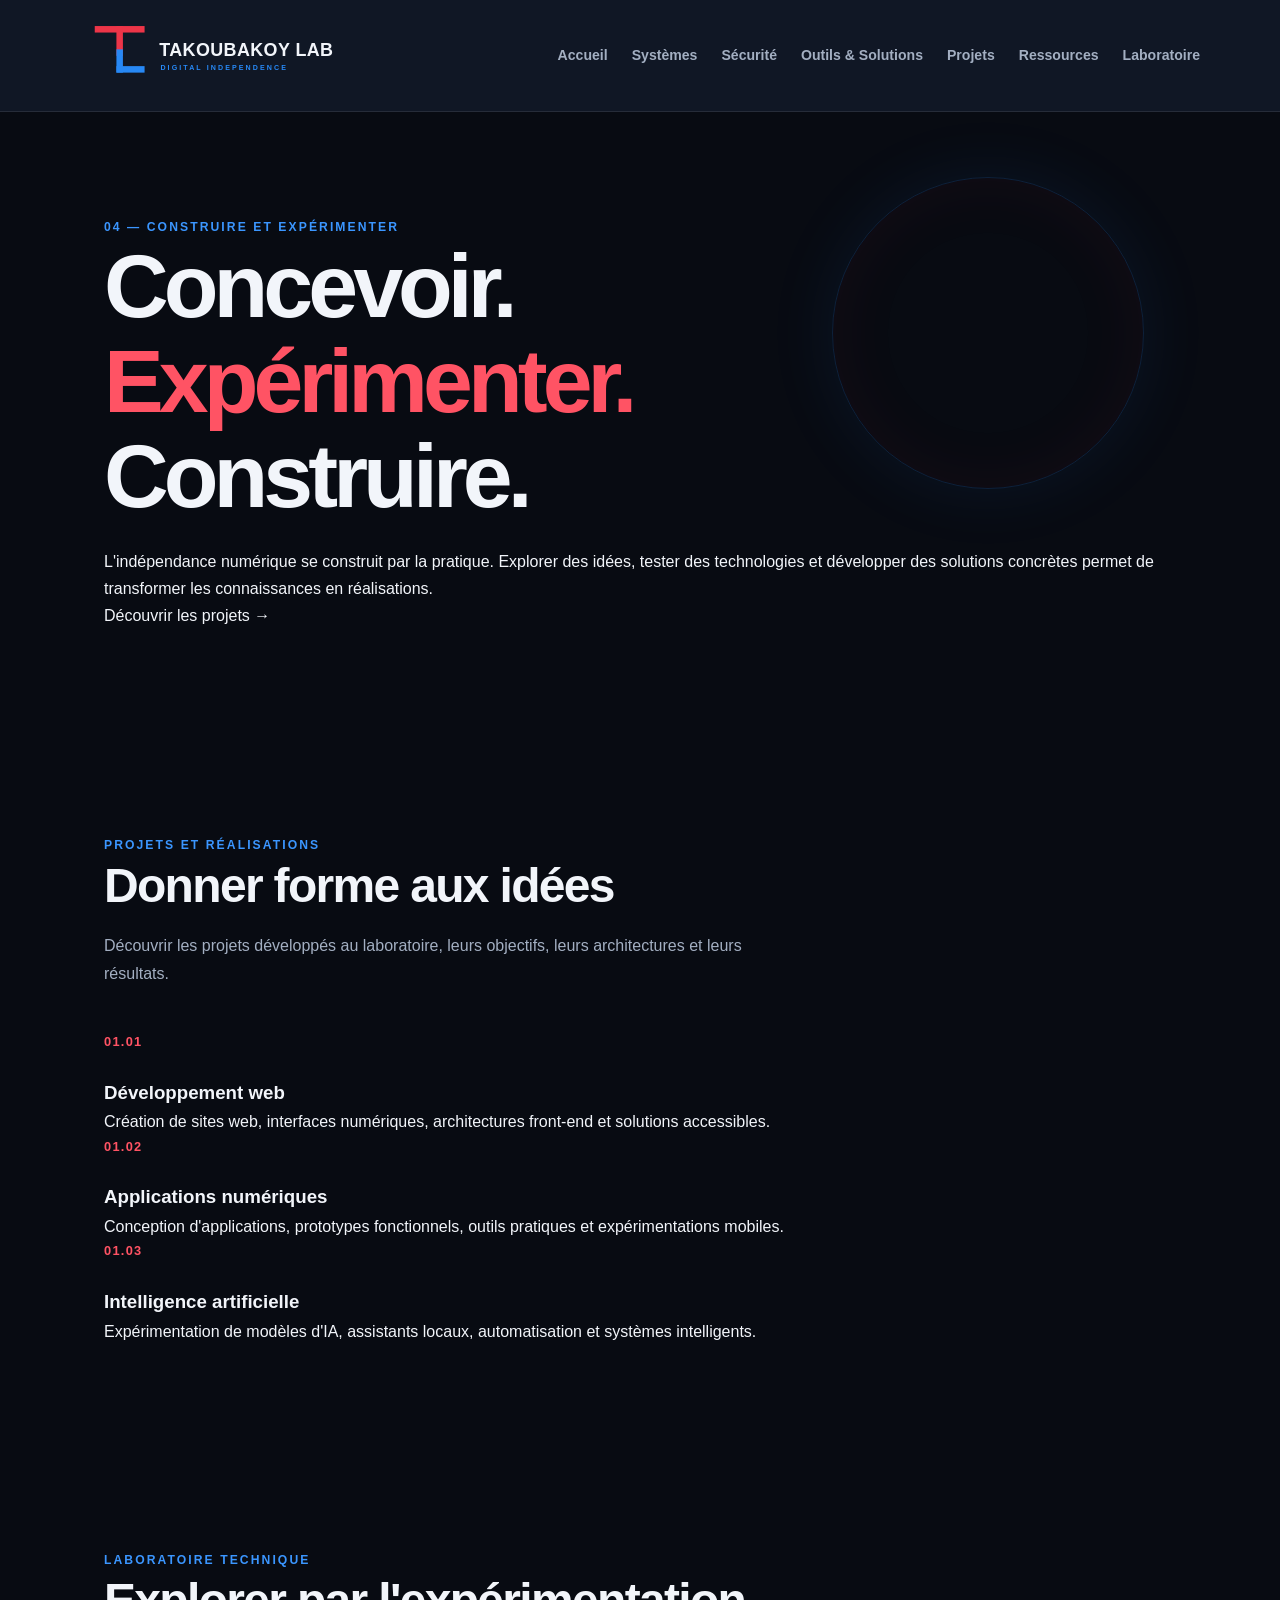
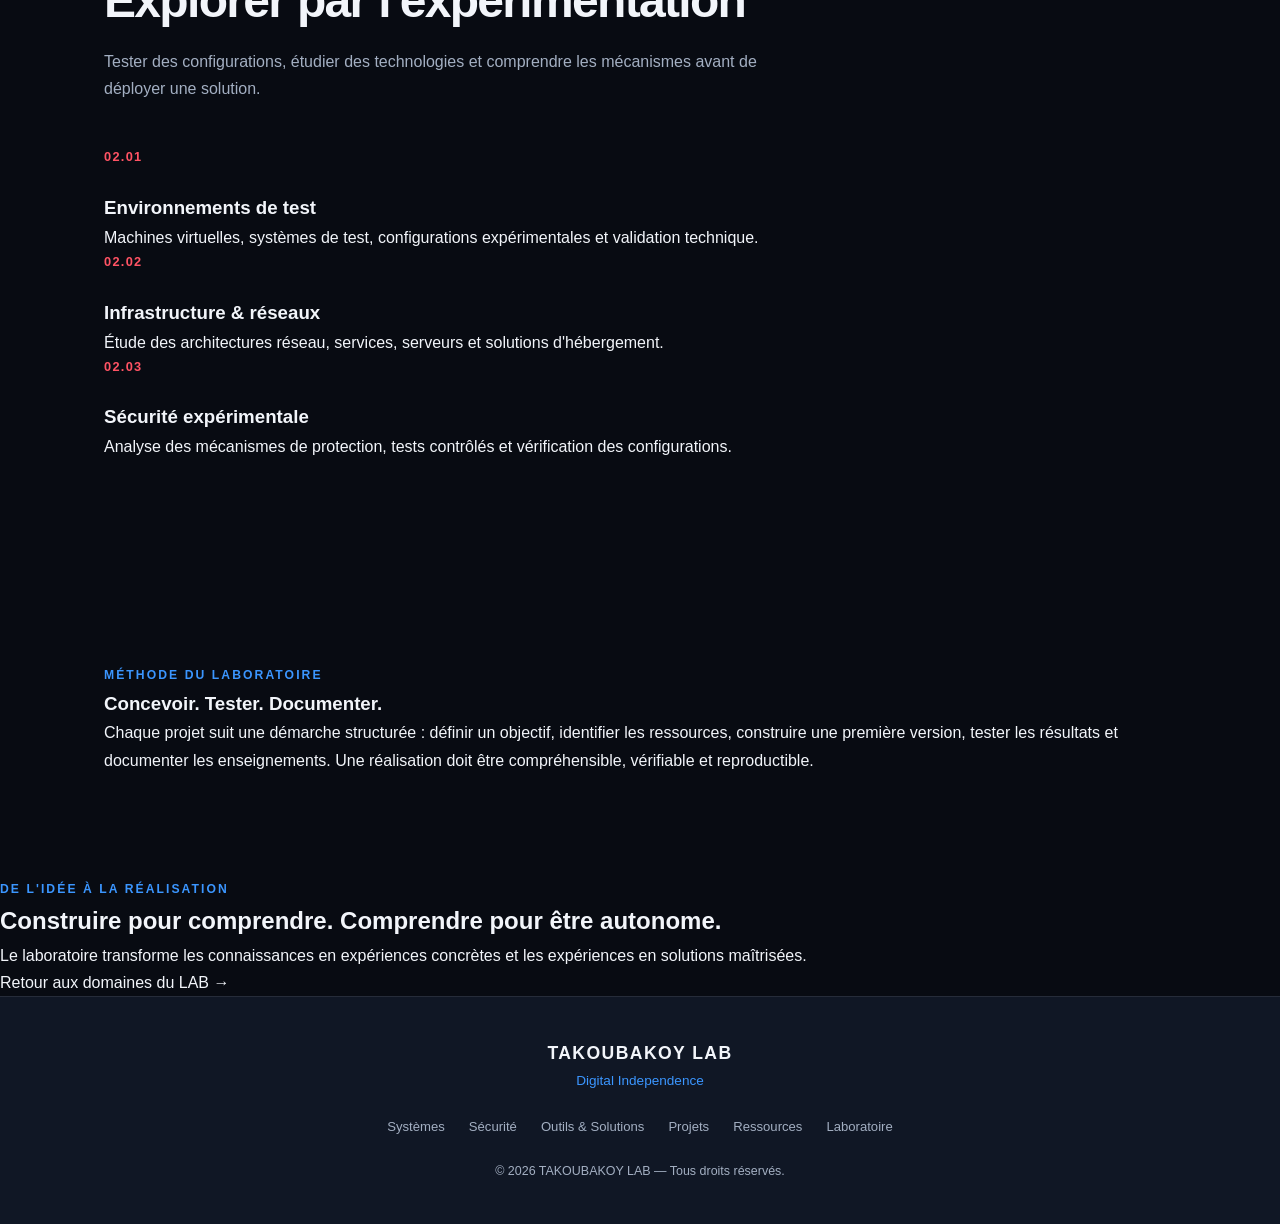
<file: projets/index.html>
<!DOCTYPE html>
<html lang="fr">
<head>
  <meta charset="UTF-8">
  <meta name="viewport" content="width=device-width, initial-scale=1.0">

  <meta name="description" content="Découvrez les projets de développement web, applications numériques, intelligence artificielle, prototypes techniques, infrastructures réseau et expérimentations de TAKOUBAKOY LAB.">
  <meta name="robots" content="index, follow">

  <meta name="theme-color" content="#080b12">
  <link rel="canonical" href="https://takoubakoy90.github.io/takoubakoy-lab/projets/">
  <!-- Open Graph -->
<meta property="og:type" content="website">
<meta property="og:title" content="Projets — TAKOUBAKOY LAB">
<meta property="og:description" content="Développements, prototypes, expérimentations et réalisations techniques.">
<meta property="og:url" content="https://takoubakoy90.github.io/takoubakoy-lab/projets/">
<meta property="og:image" content="https://takoubakoy90.github.io/takoubakoy-lab/assets/images/og-takoubakoy-lab.png">
<meta property="og:image:width" content="1200">
<meta property="og:image:height" content="630">
<meta property="og:image:alt" content="TAKOUBAKOY LAB — Digital Independence">
<meta property="og:locale" content="fr_FR">
<meta property="og:site_name" content="TAKOUBAKOY LAB">

  <title>Projets — TAKOUBAKOY LAB</title>

  <link rel="icon" type="image/svg+xml" href="../assets/images/favicon.svg">
  <link rel="stylesheet" href="../assets/css/style.css">

  <!-- JavaScript TAKOUBAKOY LAB -->
  <script src="../assets/js/modules/browser-info.js" defer></script>
  <script src="../assets/js/main.js" defer></script>
</head>

<body>

  <header class="site-header">
    <a href="../index.html" class="brand" aria-label="TAKOUBAKOY LAB - Accueil">
      <img
        src="../assets/images/takoubakoy-lab-logo.svg"
        alt="TAKOUBAKOY LAB — Digital Independence"
        class="brand-logo">
    </a>

   <nav class="main-nav" aria-label="Navigation principale">
  <a href="../index.html">Accueil</a>
  <a href="../systemes/">Systèmes</a>
  <a href="../securite/">Sécurité</a>
  <a href="../outils-solutions/">Outils & Solutions</a>
  <a href="../projets/">Projets</a>
  <a href="../ressources/">Ressources</a>
  <a href="../laboratoire/">Laboratoire</a>
</nav>
  </header>

  <main>

    <section class="hero">
      <div class="hero-content">
        <span class="eyebrow">04 — CONSTRUIRE ET EXPÉRIMENTER</span>

        <h1>
          Concevoir.<br>
          <span>Expérimenter.</span><br>
          Construire.
        </h1>

        <p>
          L'indépendance numérique se construit par la pratique.
          Explorer des idées, tester des technologies et développer
          des solutions concrètes permet de transformer les
          connaissances en réalisations.
        </p>

        <a href="#realisations" class="btn">
          Découvrir les projets →
        </a>
      </div>

      <div class="hero-visual" aria-hidden="true"></div>
    </section>

    <section class="content-section" id="realisations">
      <div class="section-heading">
        <span class="eyebrow">PROJETS ET RÉALISATIONS</span>
        <h2>Donner forme aux idées</h2>
        <p>
          Découvrir les projets développés au laboratoire,
          leurs objectifs, leurs architectures et leurs résultats.
        </p>
      </div>

      <div class="card-grid">

        <article class="info-card">
          <span class="card-number">01.01</span>
          <h3>Développement web</h3>
          <p>
            Création de sites web, interfaces numériques,
            architectures front-end et solutions accessibles.
          </p>
        </article>

        <article class="info-card">
          <span class="card-number">01.02</span>
          <h3>Applications numériques</h3>
          <p>
            Conception d'applications, prototypes fonctionnels,
            outils pratiques et expérimentations mobiles.
          </p>
        </article>

        <article class="info-card">
          <span class="card-number">01.03</span>
          <h3>Intelligence artificielle</h3>
          <p>
            Expérimentation de modèles d'IA, assistants locaux,
            automatisation et systèmes intelligents.
          </p>
        </article>

      </div>
    </section>

    <section class="content-section">
      <div class="section-heading">
        <span class="eyebrow">LABORATOIRE TECHNIQUE</span>
        <h2>Explorer par l'expérimentation</h2>
        <p>
          Tester des configurations, étudier des technologies
          et comprendre les mécanismes avant de déployer une solution.
        </p>
      </div>

      <div class="card-grid">

        <article class="info-card">
          <span class="card-number">02.01</span>
          <h3>Environnements de test</h3>
          <p>
            Machines virtuelles, systèmes de test,
            configurations expérimentales et validation technique.
          </p>
        </article>

        <article class="info-card">
          <span class="card-number">02.02</span>
          <h3>Infrastructure & réseaux</h3>
          <p>
            Étude des architectures réseau, services,
            serveurs et solutions d'hébergement.
          </p>
        </article>

        <article class="info-card">
          <span class="card-number">02.03</span>
          <h3>Sécurité expérimentale</h3>
          <p>
            Analyse des mécanismes de protection,
            tests contrôlés et vérification des configurations.
          </p>
        </article>

      </div>
    </section>

    <section class="content-section">
      <div class="method-card">
        <span class="eyebrow">MÉTHODE DU LABORATOIRE</span>
        <h3>Concevoir. Tester. Documenter.</h3>
        <p>
          Chaque projet suit une démarche structurée :
          définir un objectif, identifier les ressources,
          construire une première version, tester les résultats
          et documenter les enseignements.
          Une réalisation doit être compréhensible,
          vérifiable et reproductible.
        </p>
      </div>
    </section>

    <section class="closing-section">
      <span class="eyebrow">DE L'IDÉE À LA RÉALISATION</span>
      <h2>Construire pour comprendre. Comprendre pour être autonome.</h2>
      <p>
        Le laboratoire transforme les connaissances en expériences
        concrètes et les expériences en solutions maîtrisées.
      </p>

      <a href="../index.html" class="btn">
        Retour aux domaines du LAB →
      </a>
    </section>

  </main>

 <footer class="site-footer">

  <p class="footer-brand">TAKOUBAKOY LAB</p>

  <p class="footer-tagline">Digital Independence</p>

  <nav class="footer-nav" aria-label="Navigation de pied de page">
    <a href="../systemes/">Systèmes</a>
    <a href="../securite/">Sécurité</a>
    <a href="../outils-solutions/">Outils & Solutions</a>
    <a href="../projets/">Projets</a>
    <a href="../ressources/">Ressources</a>
    <a href="../laboratoire/">Laboratoire</a>
  </nav>

  <p class="footer-copy">
    © 2026 TAKOUBAKOY LAB — Tous droits réservés.
  </p>

</footer>

</body>
</html>
</file>
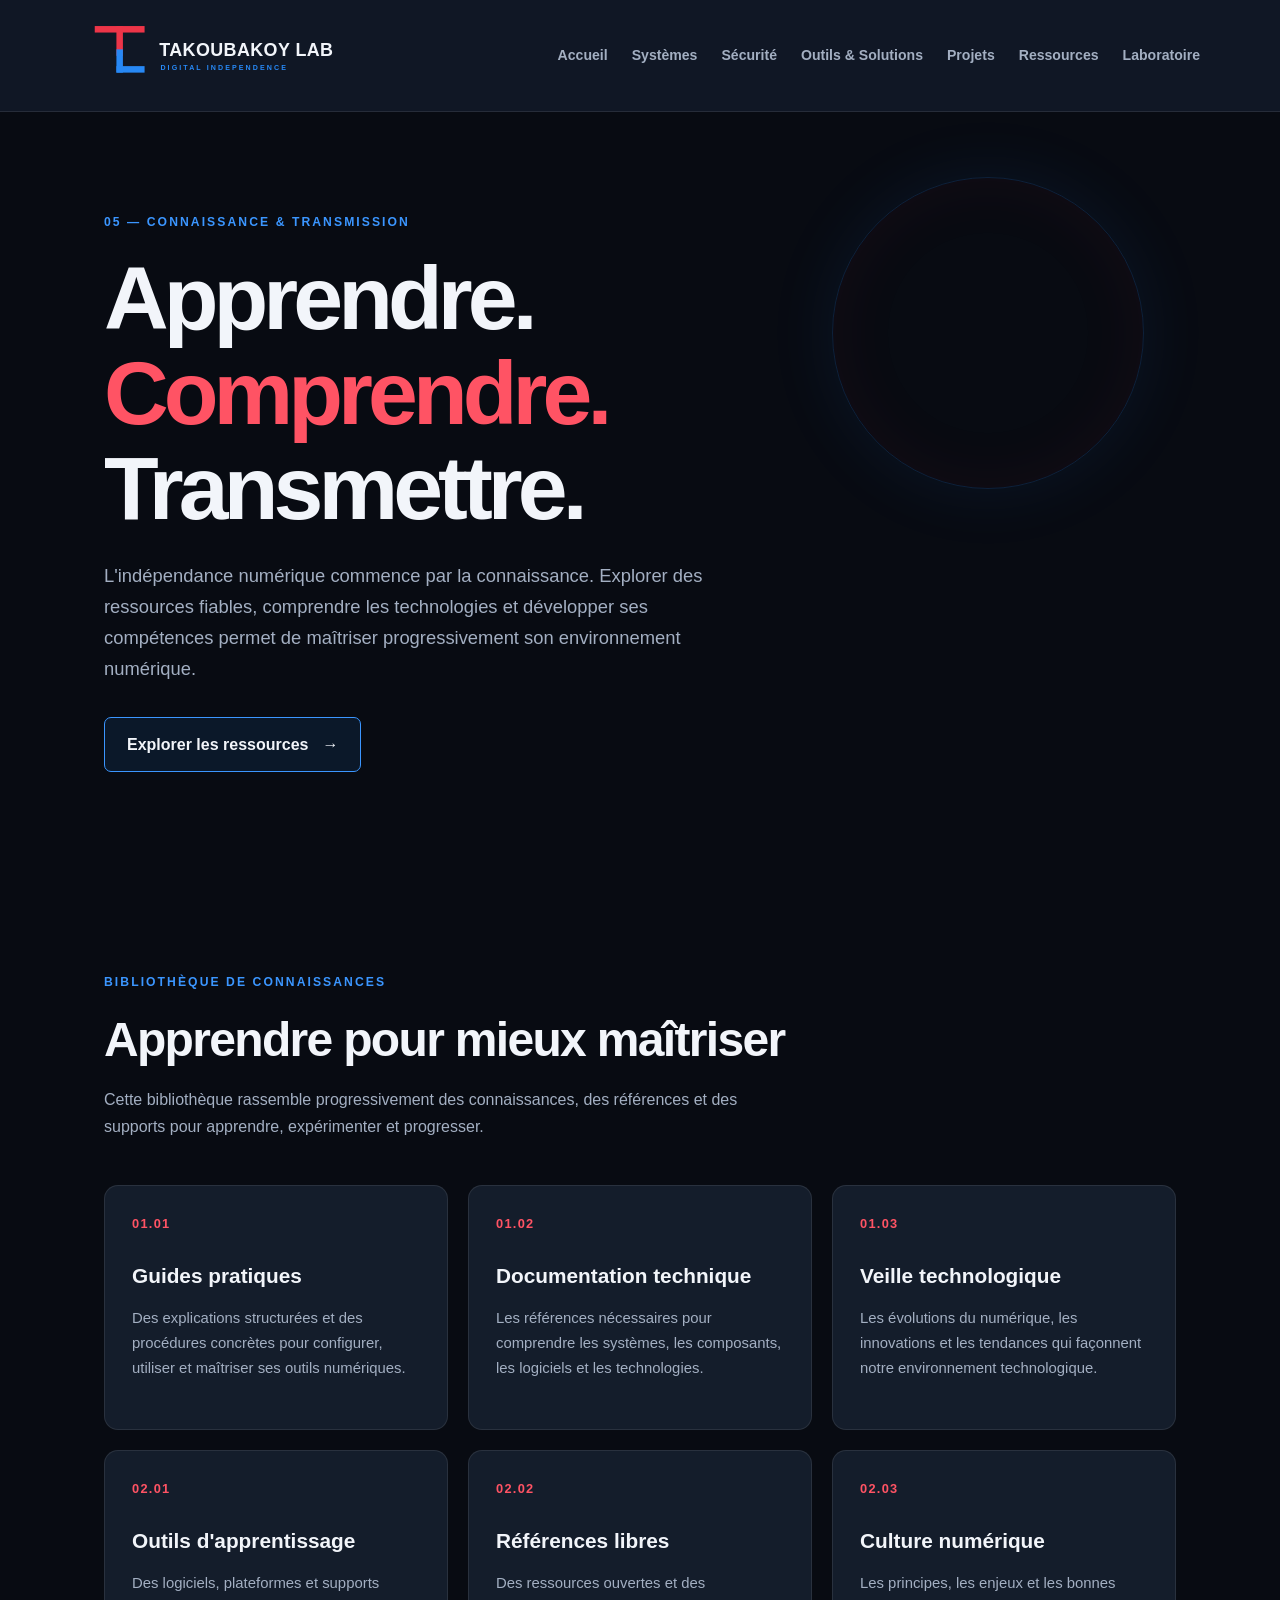
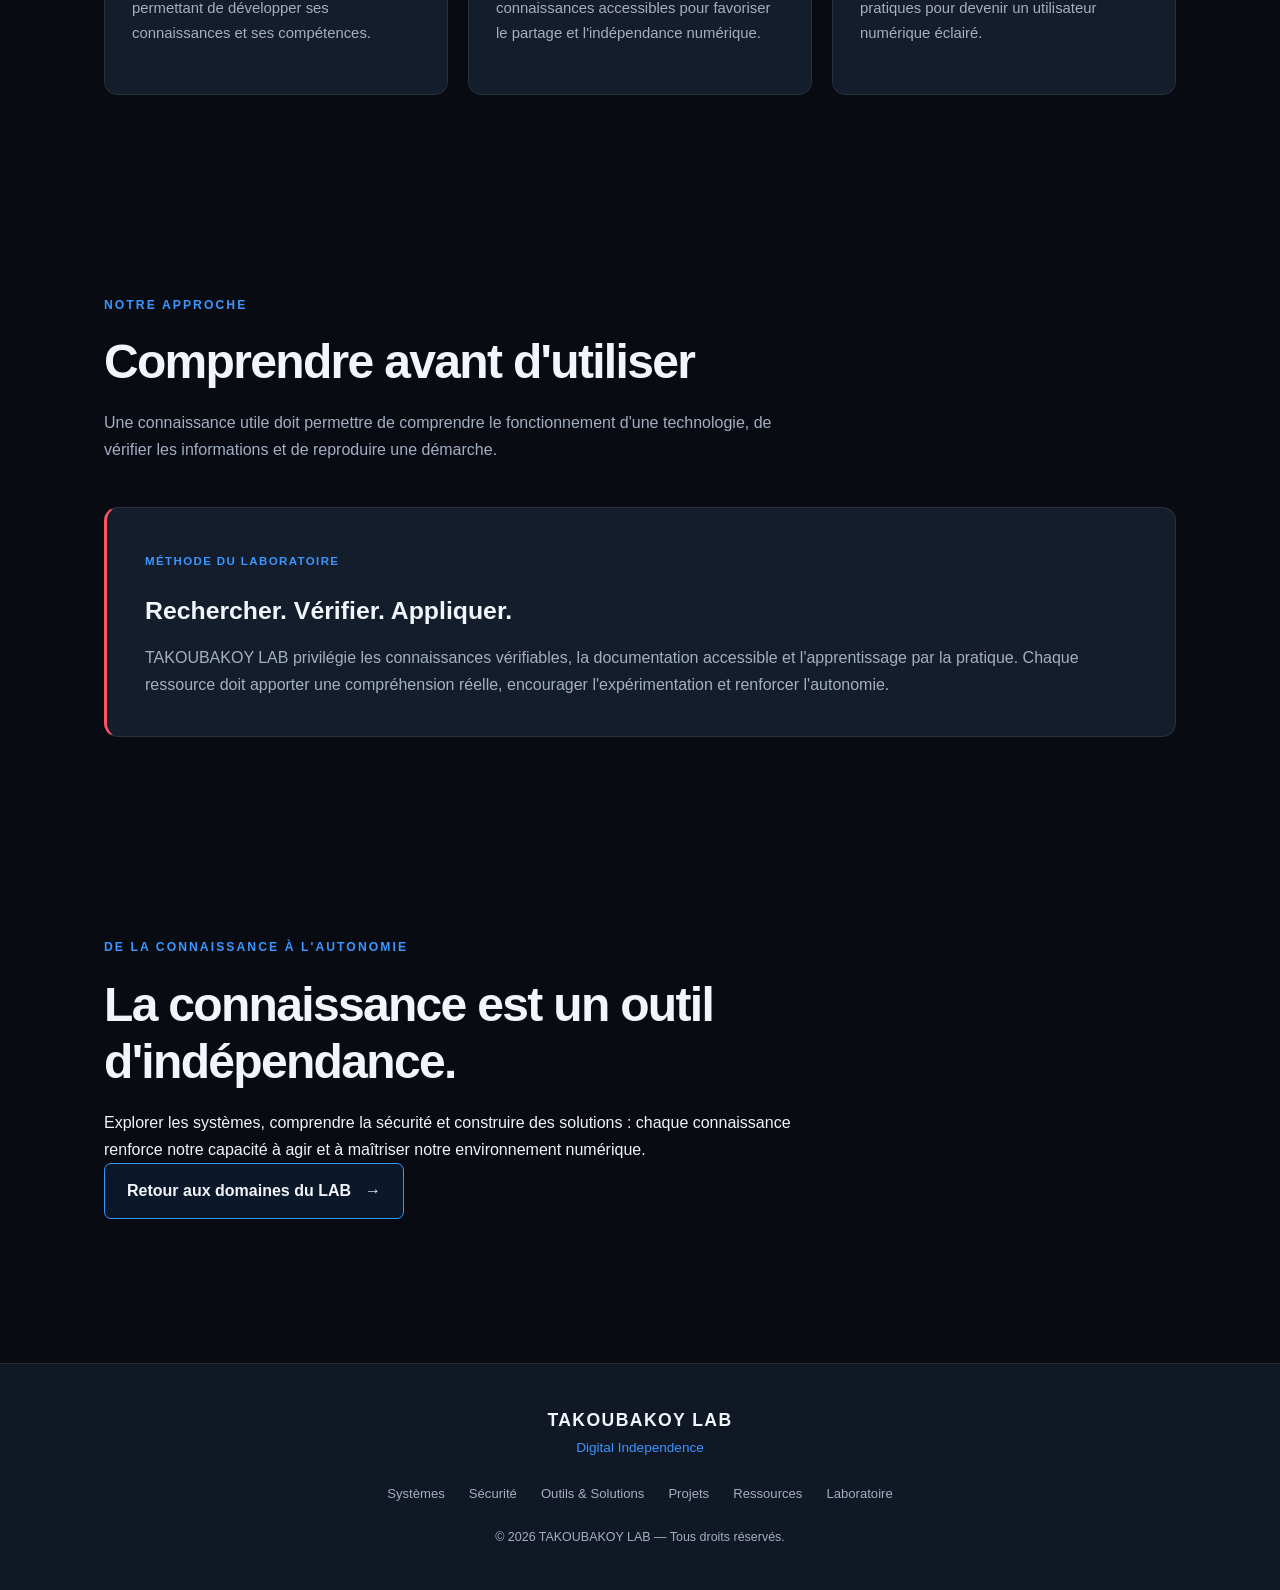
<file: ressources/index.html>
<!DOCTYPE html>
<html lang="fr">

<head>
  <meta charset="UTF-8">
  <meta name="viewport" content="width=device-width, initial-scale=1.0">

  <meta name="description" content="Consultez les guides informatiques, la documentation technique, les tutoriels, les ressources libres et la veille technologique pour développer vos compétences et votre autonomie numérique.">
  <meta name="robots" content="index, follow">

  <meta name="theme-color" content="#080b12">
  <link rel="canonical" href="https://takoubakoy90.github.io/takoubakoy-lab/ressources/">
  <!-- Open Graph -->
<meta property="og:type" content="website">
<meta property="og:title" content="Ressources — TAKOUBAKOY LAB">
<meta property="og:description" content="Documentation, guides pratiques, tutoriels et connaissances techniques.">
<meta property="og:url" content="https://takoubakoy90.github.io/takoubakoy-lab/ressources/">
<meta property="og:image" content="https://takoubakoy90.github.io/takoubakoy-lab/assets/images/og-takoubakoy-lab.png">
<meta property="og:image:width" content="1200">
<meta property="og:image:height" content="630">
<meta property="og:image:alt" content="TAKOUBAKOY LAB — Digital Independence">
<meta property="og:locale" content="fr_FR">
<meta property="og:site_name" content="TAKOUBAKOY LAB">

  <title>Ressources — TAKOUBAKOY LAB</title>

  <link rel="icon" type="image/svg+xml" href="../assets/images/favicon.svg">
  <link rel="stylesheet" href="../assets/css/style.css">

  <!-- JavaScript TAKOUBAKOY LAB -->
  <script src="../assets/js/modules/browser-info.js" defer></script>
  <script src="../assets/js/main.js" defer></script>
</head>

<body>

  <!-- EN-TÊTE -->
  <header class="site-header">

    <a href="../index.html" class="brand"
       aria-label="TAKOUBAKOY LAB - Accueil">

      <img
        src="../assets/images/takoubakoy-lab-logo.svg"
        alt="TAKOUBAKOY LAB — Digital Independence"
        class="brand-logo">

    </a>

 <nav class="main-nav" aria-label="Navigation principale">
  <a href="../index.html">Accueil</a>
  <a href="../systemes/">Systèmes</a>
  <a href="../securite/">Sécurité</a>
  <a href="../outils-solutions/">Outils & Solutions</a>
  <a href="../projets/">Projets</a>
  <a href="../ressources/">Ressources</a>
  <a href="../laboratoire/">Laboratoire</a>
</nav>

  </header>

  <main>

    <!-- INTRODUCTION -->
    <section class="hero">

      <p class="eyebrow">05 — CONNAISSANCE & TRANSMISSION</p>

      <h1>
        Apprendre.<br>
        <span>Comprendre.</span><br>
        Transmettre.
      </h1>

      <p class="hero-description">
        L'indépendance numérique commence par la connaissance.
        Explorer des ressources fiables, comprendre les technologies
        et développer ses compétences permet de maîtriser
        progressivement son environnement numérique.
      </p>

      <a href="#explorer" class="primary-link">
        Explorer les ressources
        <span aria-hidden="true">→</span>
      </a>

    </section>

    <!-- EXPLORATION -->
    <section class="content-section" id="explorer">

      <div class="section-heading">

        <p class="eyebrow">BIBLIOTHÈQUE DE CONNAISSANCES</p>

        <h2>Apprendre pour mieux maîtriser</h2>

        <p>
          Cette bibliothèque rassemble progressivement
          des connaissances, des références et des supports
          pour apprendre, expérimenter et progresser.
        </p>

      </div>

      <div class="domain-grid">

        <article class="domain-card">
          <span class="card-number">01.01</span>
          <h3>Guides pratiques</h3>
          <p>
            Des explications structurées et des procédures concrètes
            pour configurer, utiliser et maîtriser ses outils numériques.
          </p>
        </article>

        <article class="domain-card">
          <span class="card-number">01.02</span>
          <h3>Documentation technique</h3>
          <p>
            Les références nécessaires pour comprendre les systèmes,
            les composants, les logiciels et les technologies.
          </p>
        </article>

        <article class="domain-card">
          <span class="card-number">01.03</span>
          <h3>Veille technologique</h3>
          <p>
            Les évolutions du numérique, les innovations
            et les tendances qui façonnent notre environnement technologique.
          </p>
        </article>

        <article class="domain-card">
          <span class="card-number">02.01</span>
          <h3>Outils d'apprentissage</h3>
          <p>
            Des logiciels, plateformes et supports permettant
            de développer ses connaissances et ses compétences.
          </p>
        </article>

        <article class="domain-card">
          <span class="card-number">02.02</span>
          <h3>Références libres</h3>
          <p>
            Des ressources ouvertes et des connaissances accessibles
            pour favoriser le partage et l'indépendance numérique.
          </p>
        </article>

        <article class="domain-card">
          <span class="card-number">02.03</span>
          <h3>Culture numérique</h3>
          <p>
            Les principes, les enjeux et les bonnes pratiques
            pour devenir un utilisateur numérique éclairé.
          </p>
        </article>

      </div>

    </section>

    <!-- MÉTHODE -->
    <section class="content-section">

      <div class="section-heading">

        <p class="eyebrow">NOTRE APPROCHE</p>

        <h2>Comprendre avant d'utiliser</h2>

        <p>
          Une connaissance utile doit permettre de comprendre
          le fonctionnement d'une technologie, de vérifier
          les informations et de reproduire une démarche.
        </p>

      </div>

      <div class="project-panel">

        <span class="project-status">
          MÉTHODE DU LABORATOIRE
        </span>

        <h3>Rechercher. Vérifier. Appliquer.</h3>

        <p>
          TAKOUBAKOY LAB privilégie les connaissances vérifiables,
          la documentation accessible et l'apprentissage par la pratique.
          Chaque ressource doit apporter une compréhension réelle,
          encourager l'expérimentation et renforcer l'autonomie.
        </p>

      </div>

    </section>

    <!-- CONCLUSION -->
    <section class="content-section">

      <div class="section-heading">

        <p class="eyebrow">DE LA CONNAISSANCE À L'AUTONOMIE</p>

        <h2>La connaissance est un outil d'indépendance.</h2>

        <p>
          Explorer les systèmes, comprendre la sécurité
          et construire des solutions : chaque connaissance
          renforce notre capacité à agir et à maîtriser
          notre environnement numérique.
        </p>

        <a href="../index.html" class="primary-link">
          Retour aux domaines du LAB
          <span aria-hidden="true">→</span>
        </a>

      </div>

    </section>

  </main>

  <!-- PIED DE PAGE -->
 <footer class="site-footer">

  <p class="footer-brand">TAKOUBAKOY LAB</p>

  <p class="footer-tagline">Digital Independence</p>

  <nav class="footer-nav" aria-label="Navigation de pied de page">
    <a href="../systemes/">Systèmes</a>
    <a href="../securite/">Sécurité</a>
    <a href="../outils-solutions/">Outils & Solutions</a>
    <a href="../projets/">Projets</a>
    <a href="../ressources/">Ressources</a>
    <a href="../laboratoire/">Laboratoire</a>
  </nav>

  <p class="footer-copy">
    © 2026 TAKOUBAKOY LAB — Tous droits réservés.
  </p>

</footer>

</body>
</html>
</file>
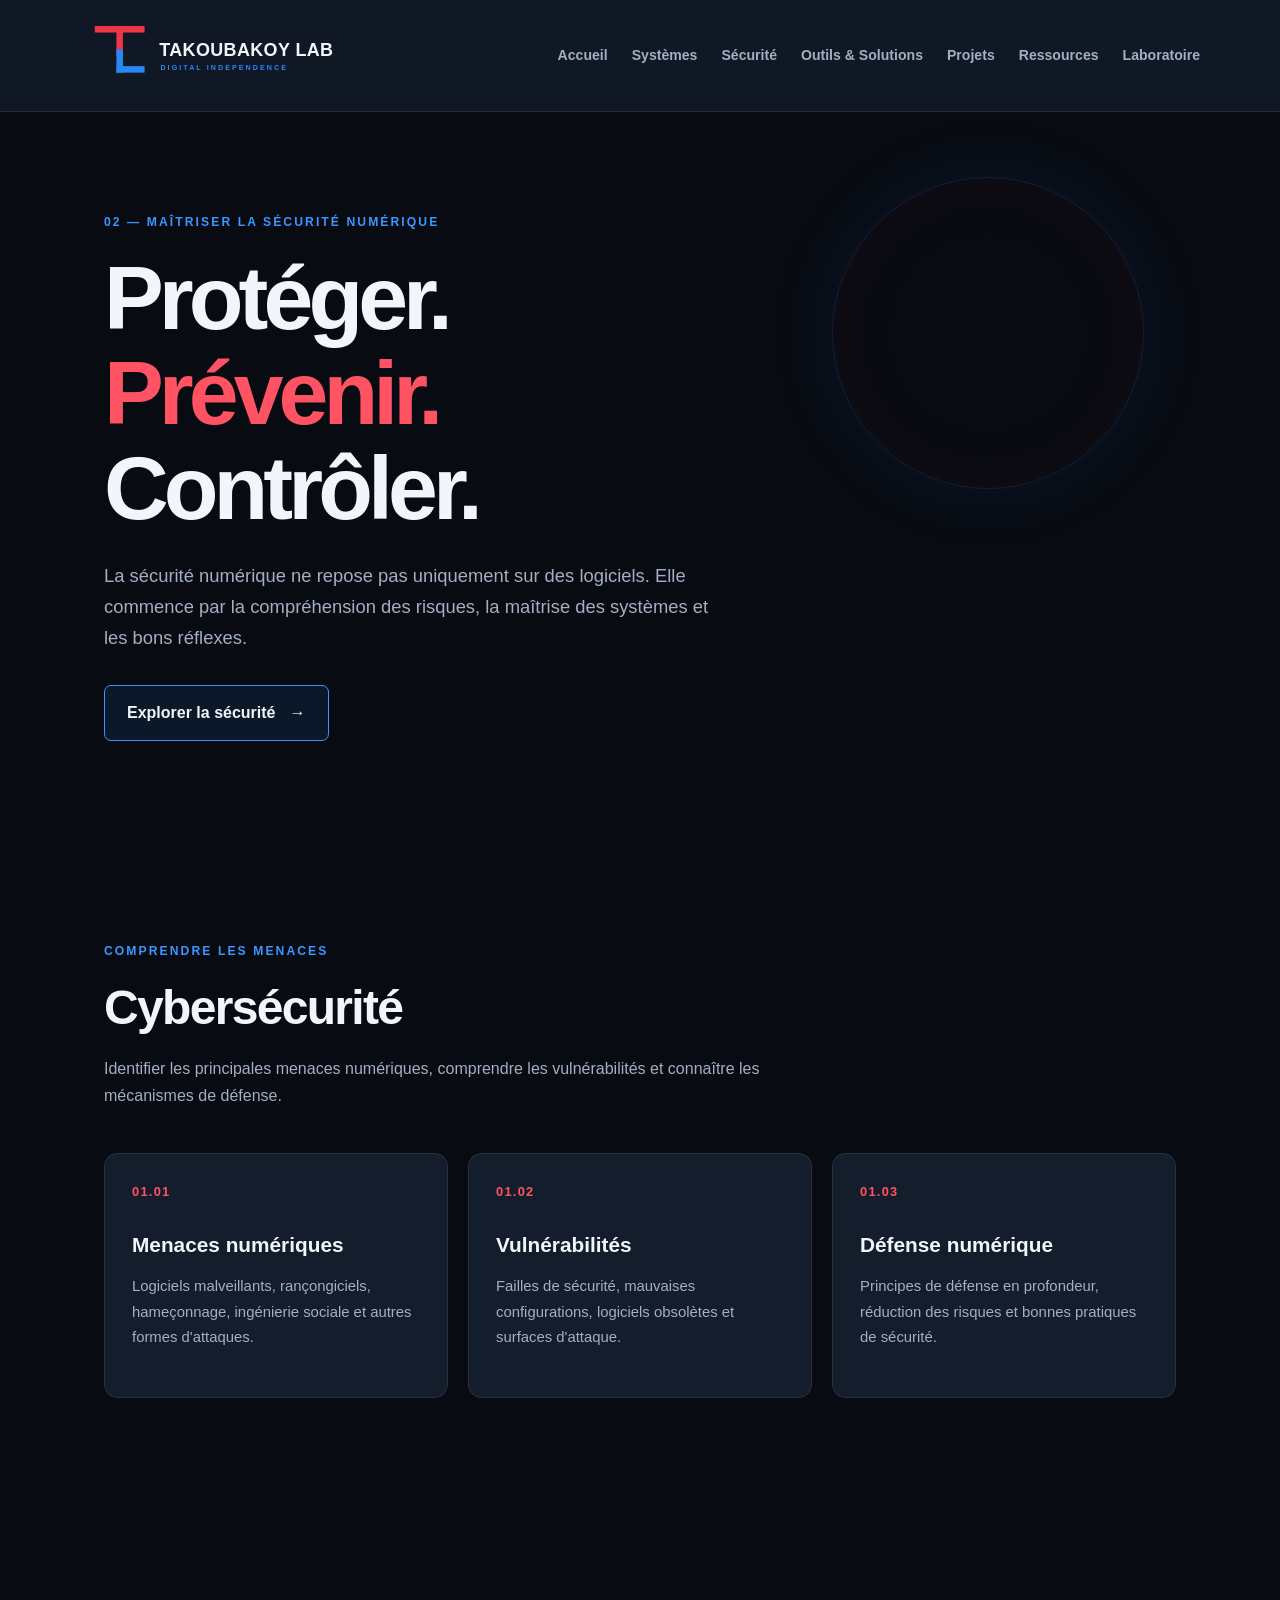
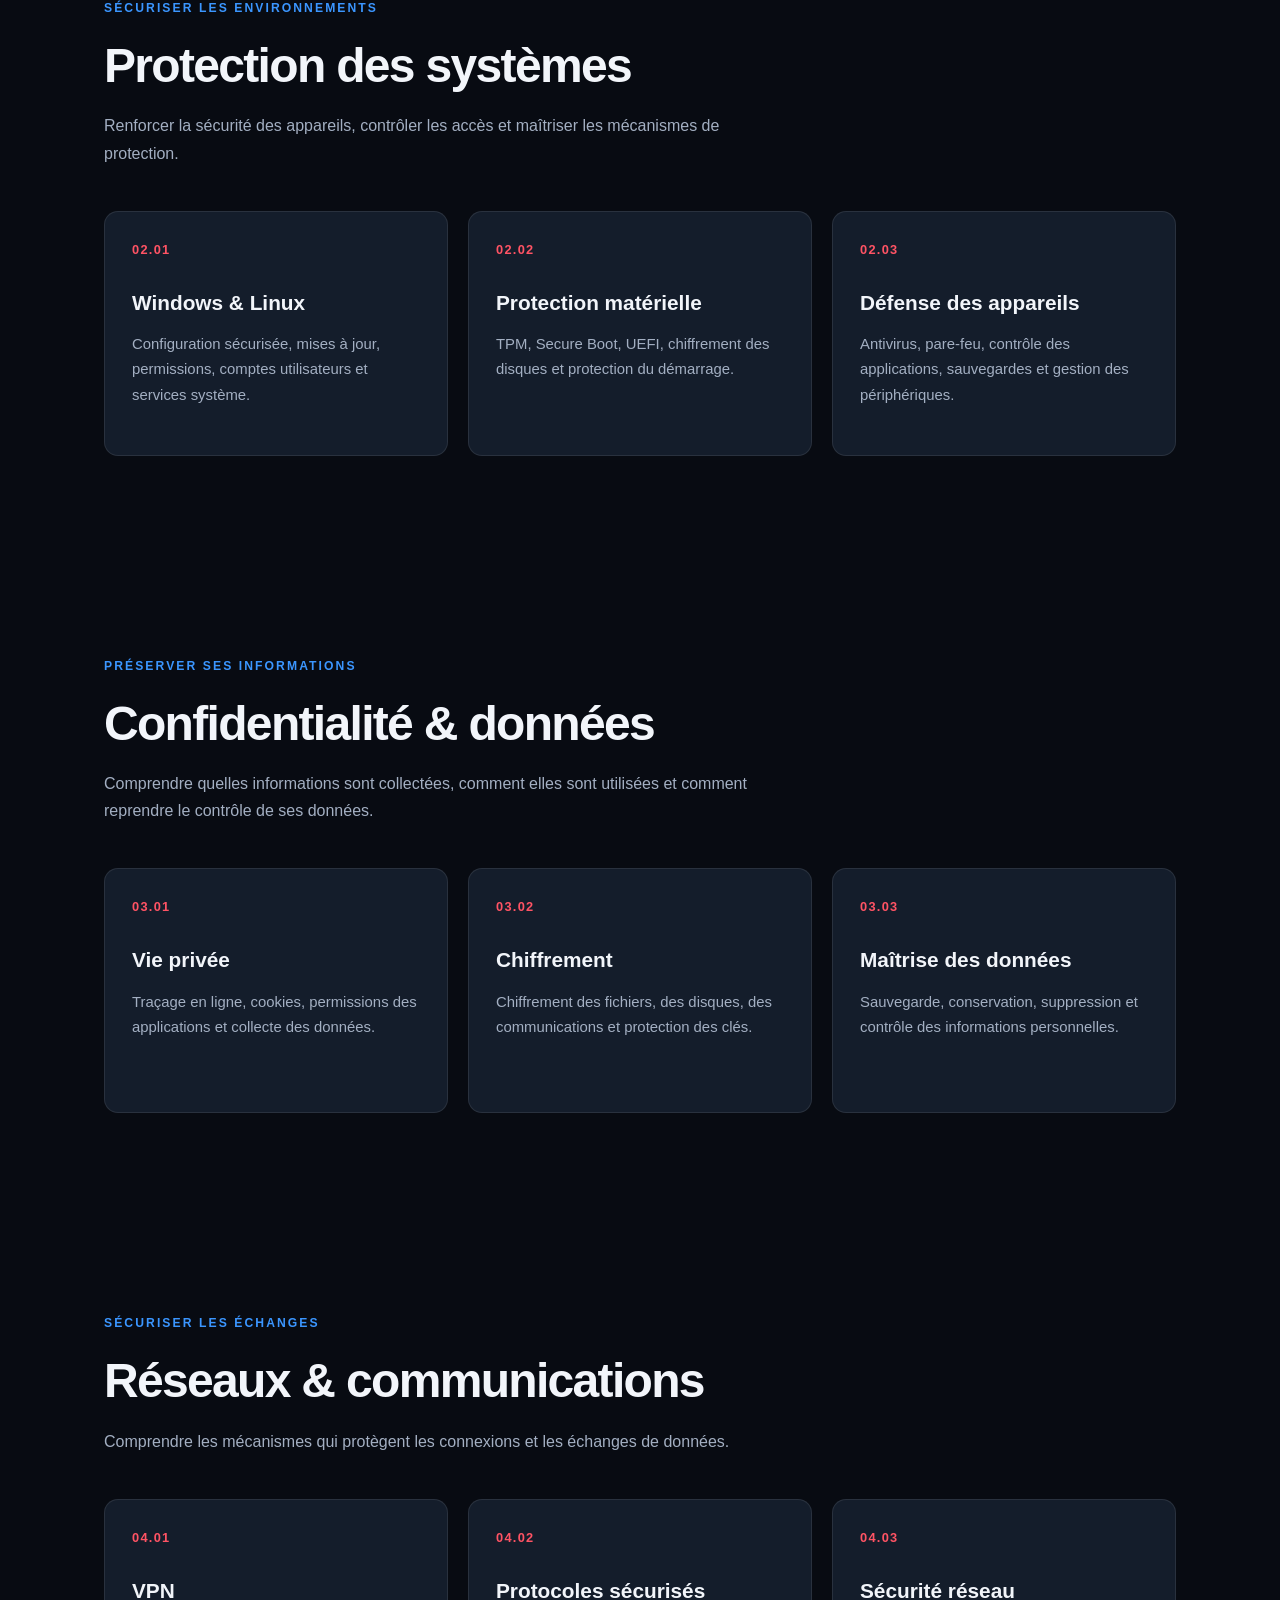
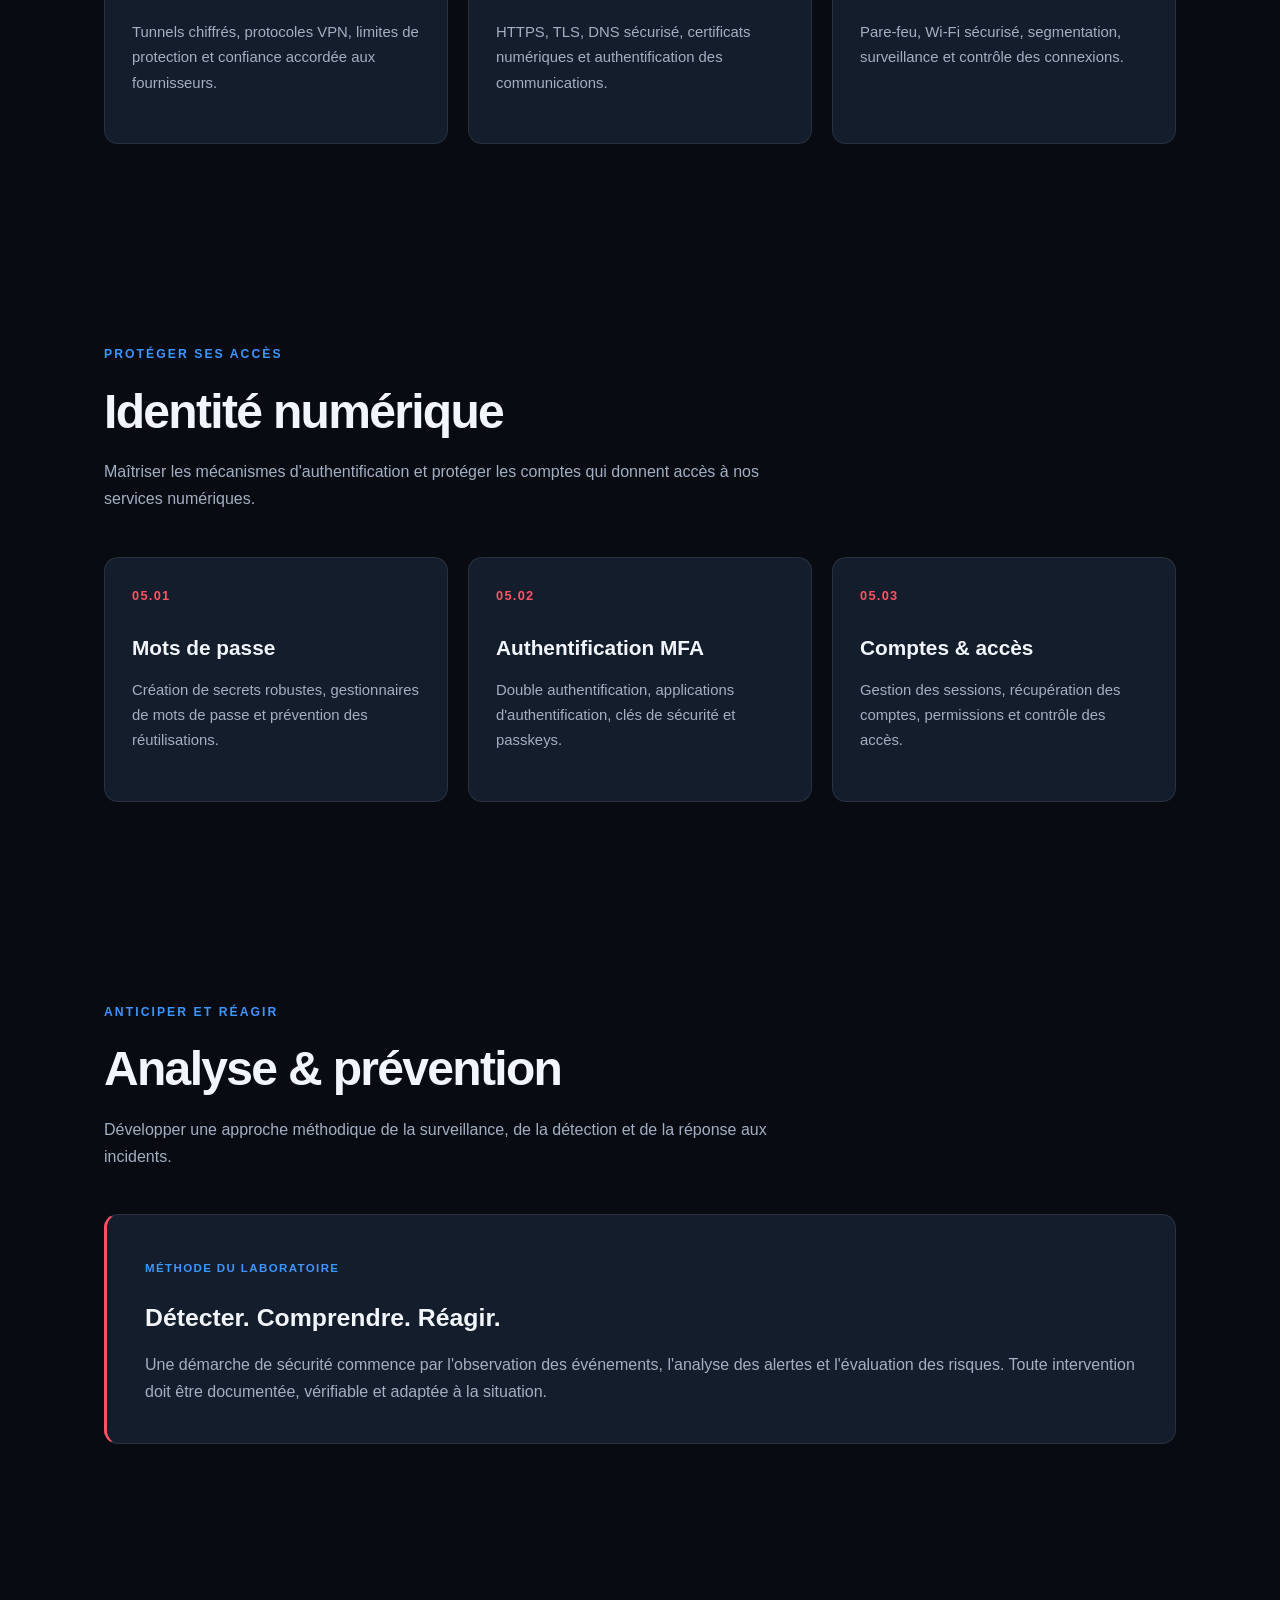
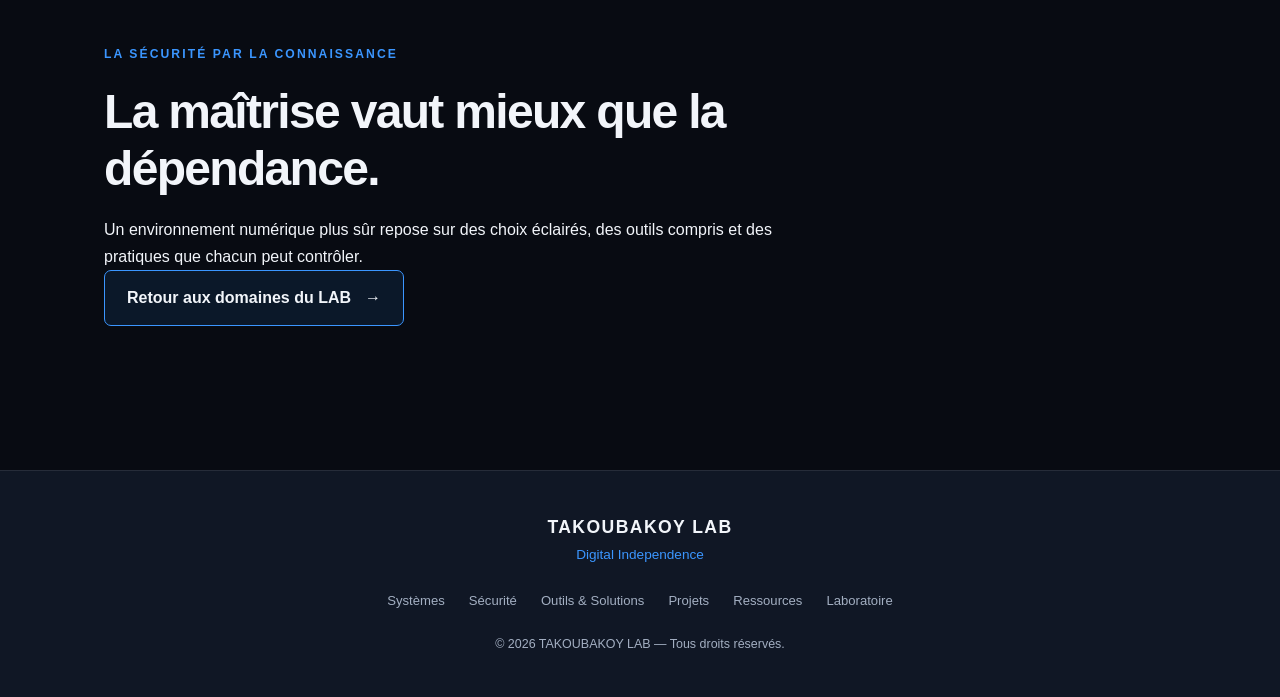
<file: securite/index.html>
<!DOCTYPE html>
<html lang="fr">

<head>
  <meta charset="UTF-8">
  <meta name="viewport" content="width=device-width, initial-scale=1.0">

  <meta name="description" content="Découvrez la cybersécurité, la protection Windows et Linux, le chiffrement, les VPN, la confidentialité des données et les méthodes pour sécuriser votre identité numérique.">
  <meta name="robots" content="index, follow">

  <meta name="theme-color" content="#080b12">
  <link rel="canonical" href="https://takoubakoy90.github.io/takoubakoy-lab/securite/">
  <!-- Open Graph -->
<meta property="og:type" content="website">
<meta property="og:title" content="Sécurité — TAKOUBAKOY LAB">
<meta property="og:description" content="Cybersécurité, confidentialité, protection des données et maîtrise des risques numériques.">
<meta property="og:url" content="https://takoubakoy90.github.io/takoubakoy-lab/securite/">
<meta property="og:image" content="https://takoubakoy90.github.io/takoubakoy-lab/assets/images/og-takoubakoy-lab.png">
<meta property="og:image:width" content="1200">
<meta property="og:image:height" content="630">
<meta property="og:image:alt" content="TAKOUBAKOY LAB — Digital Independence">
<meta property="og:locale" content="fr_FR">
<meta property="og:site_name" content="TAKOUBAKOY LAB">

  <title>Sécurité — TAKOUBAKOY LAB</title>

  <link rel="icon" type="image/svg+xml" href="../assets/images/favicon.svg">
  <link rel="stylesheet" href="../assets/css/style.css">

  <!-- JavaScript TAKOUBAKOY LAB -->
  <script src="../assets/js/modules/browser-info.js" defer></script>
  <script src="../assets/js/main.js" defer></script>
</head>

<body>

  <!-- EN-TÊTE -->
  <header class="site-header">

    <a href="../index.html" class="brand"
       aria-label="TAKOUBAKOY LAB - Accueil">

      <img
        src="../assets/images/takoubakoy-lab-logo.svg"
        alt="TAKOUBAKOY LAB — Digital Independence"
        class="brand-logo">

    </a>

    <nav class="main-nav" aria-label="Navigation principale">
  <a href="../index.html">Accueil</a>
  <a href="../systemes/">Systèmes</a>
  <a href="../securite/">Sécurité</a>
  <a href="../outils-solutions/">Outils & Solutions</a>
  <a href="../projets/">Projets</a>
  <a href="../ressources/">Ressources</a>
  <a href="../laboratoire/">Laboratoire</a>
</nav>

  </header>

  <main>

    <!-- INTRODUCTION -->
    <section class="hero">

      <p class="eyebrow">02 — MAÎTRISER LA SÉCURITÉ NUMÉRIQUE</p>

      <h1>
        Protéger.<br>
        <span>Prévenir.</span><br>
        Contrôler.
      </h1>

      <p class="hero-description">
        La sécurité numérique ne repose pas uniquement sur
        des logiciels. Elle commence par la compréhension
        des risques, la maîtrise des systèmes et les bons
        réflexes.
      </p>

      <a href="#cybersecurite" class="primary-link">
        Explorer la sécurité
        <span aria-hidden="true">→</span>
      </a>

    </section>

    <!-- CYBERSÉCURITÉ -->
    <section class="content-section" id="cybersecurite">

      <div class="section-heading">

        <p class="eyebrow">COMPRENDRE LES MENACES</p>

        <h2>Cybersécurité</h2>

        <p>
          Identifier les principales menaces numériques,
          comprendre les vulnérabilités et connaître
          les mécanismes de défense.
        </p>

      </div>

      <div class="domain-grid">

        <article class="domain-card">
          <span class="card-number">01.01</span>
          <h3>Menaces numériques</h3>
          <p>
            Logiciels malveillants, rançongiciels,
            hameçonnage, ingénierie sociale
            et autres formes d'attaques.
          </p>
        </article>

        <article class="domain-card">
          <span class="card-number">01.02</span>
          <h3>Vulnérabilités</h3>
          <p>
            Failles de sécurité, mauvaises configurations,
            logiciels obsolètes et surfaces d'attaque.
          </p>
        </article>

        <article class="domain-card">
          <span class="card-number">01.03</span>
          <h3>Défense numérique</h3>
          <p>
            Principes de défense en profondeur,
            réduction des risques et bonnes pratiques
            de sécurité.
          </p>
        </article>

      </div>

    </section>

    <!-- PROTECTION DES SYSTÈMES -->
    <section class="content-section" id="protection">

      <div class="section-heading">

        <p class="eyebrow">SÉCURISER LES ENVIRONNEMENTS</p>

        <h2>Protection des systèmes</h2>

        <p>
          Renforcer la sécurité des appareils,
          contrôler les accès et maîtriser
          les mécanismes de protection.
        </p>

      </div>

      <div class="domain-grid">

        <article class="domain-card">
          <span class="card-number">02.01</span>
          <h3>Windows & Linux</h3>
          <p>
            Configuration sécurisée, mises à jour,
            permissions, comptes utilisateurs
            et services système.
          </p>
        </article>

        <article class="domain-card">
          <span class="card-number">02.02</span>
          <h3>Protection matérielle</h3>
          <p>
            TPM, Secure Boot, UEFI, chiffrement
            des disques et protection du démarrage.
          </p>
        </article>

        <article class="domain-card">
          <span class="card-number">02.03</span>
          <h3>Défense des appareils</h3>
          <p>
            Antivirus, pare-feu, contrôle des applications,
            sauvegardes et gestion des périphériques.
          </p>
        </article>

      </div>

    </section>

    <!-- CONFIDENTIALITÉ -->
    <section class="content-section" id="confidentialite">

      <div class="section-heading">

        <p class="eyebrow">PRÉSERVER SES INFORMATIONS</p>

        <h2>Confidentialité & données</h2>

        <p>
          Comprendre quelles informations sont collectées,
          comment elles sont utilisées et comment
          reprendre le contrôle de ses données.
        </p>

      </div>

      <div class="domain-grid">

        <article class="domain-card">
          <span class="card-number">03.01</span>
          <h3>Vie privée</h3>
          <p>
            Traçage en ligne, cookies, permissions
            des applications et collecte des données.
          </p>
        </article>

        <article class="domain-card">
          <span class="card-number">03.02</span>
          <h3>Chiffrement</h3>
          <p>
            Chiffrement des fichiers, des disques,
            des communications et protection des clés.
          </p>
        </article>

        <article class="domain-card">
          <span class="card-number">03.03</span>
          <h3>Maîtrise des données</h3>
          <p>
            Sauvegarde, conservation, suppression
            et contrôle des informations personnelles.
          </p>
        </article>

      </div>

    </section>

    <!-- RÉSEAUX ET COMMUNICATIONS -->
    <section class="content-section" id="reseaux">

      <div class="section-heading">

        <p class="eyebrow">SÉCURISER LES ÉCHANGES</p>

        <h2>Réseaux & communications</h2>

        <p>
          Comprendre les mécanismes qui protègent
          les connexions et les échanges de données.
        </p>

      </div>

      <div class="domain-grid">

        <article class="domain-card">
          <span class="card-number">04.01</span>
          <h3>VPN</h3>
          <p>
            Tunnels chiffrés, protocoles VPN,
            limites de protection et confiance
            accordée aux fournisseurs.
          </p>
        </article>

        <article class="domain-card">
          <span class="card-number">04.02</span>
          <h3>Protocoles sécurisés</h3>
          <p>
            HTTPS, TLS, DNS sécurisé,
            certificats numériques et
            authentification des communications.
          </p>
        </article>

        <article class="domain-card">
          <span class="card-number">04.03</span>
          <h3>Sécurité réseau</h3>
          <p>
            Pare-feu, Wi-Fi sécurisé, segmentation,
            surveillance et contrôle des connexions.
          </p>
        </article>

      </div>

    </section>

    <!-- IDENTITÉ NUMÉRIQUE -->
    <section class="content-section" id="identite">

      <div class="section-heading">

        <p class="eyebrow">PROTÉGER SES ACCÈS</p>

        <h2>Identité numérique</h2>

        <p>
          Maîtriser les mécanismes d'authentification
          et protéger les comptes qui donnent accès
          à nos services numériques.
        </p>

      </div>

      <div class="domain-grid">

        <article class="domain-card">
          <span class="card-number">05.01</span>
          <h3>Mots de passe</h3>
          <p>
            Création de secrets robustes,
            gestionnaires de mots de passe
            et prévention des réutilisations.
          </p>
        </article>

        <article class="domain-card">
          <span class="card-number">05.02</span>
          <h3>Authentification MFA</h3>
          <p>
            Double authentification, applications
            d'authentification, clés de sécurité
            et passkeys.
          </p>
        </article>

        <article class="domain-card">
          <span class="card-number">05.03</span>
          <h3>Comptes & accès</h3>
          <p>
            Gestion des sessions, récupération
            des comptes, permissions et contrôle
            des accès.
          </p>
        </article>

      </div>

    </section>

    <!-- ANALYSE ET PRÉVENTION -->
    <section class="content-section" id="prevention">

      <div class="section-heading">

        <p class="eyebrow">ANTICIPER ET RÉAGIR</p>

        <h2>Analyse & prévention</h2>

        <p>
          Développer une approche méthodique
          de la surveillance, de la détection
          et de la réponse aux incidents.
        </p>

      </div>

      <div class="project-panel">

        <span class="project-status">
          MÉTHODE DU LABORATOIRE
        </span>

        <h3>Détecter. Comprendre. Réagir.</h3>

        <p>
          Une démarche de sécurité commence par
          l'observation des événements, l'analyse
          des alertes et l'évaluation des risques.
          Toute intervention doit être documentée,
          vérifiable et adaptée à la situation.
        </p>

      </div>

    </section>

    <!-- PRINCIPES -->
    <section class="content-section">

      <div class="section-heading">

        <p class="eyebrow">LA SÉCURITÉ PAR LA CONNAISSANCE</p>

        <h2>La maîtrise vaut mieux que la dépendance.</h2>

        <p>
          Un environnement numérique plus sûr repose
          sur des choix éclairés, des outils compris
          et des pratiques que chacun peut contrôler.
        </p>

        <a href="../index.html#domaines" class="primary-link">
          Retour aux domaines du LAB
          <span aria-hidden="true">→</span>
        </a>

      </div>

    </section>

  </main>

  <!-- PIED DE PAGE -->
<footer class="site-footer">

  <p class="footer-brand">TAKOUBAKOY LAB</p>

  <p class="footer-tagline">Digital Independence</p>

  <nav class="footer-nav" aria-label="Navigation de pied de page">
    <a href="../systemes/">Systèmes</a>
    <a href="../securite/">Sécurité</a>
    <a href="../outils-solutions/">Outils & Solutions</a>
    <a href="../projets/">Projets</a>
    <a href="../ressources/">Ressources</a>
    <a href="../laboratoire/">Laboratoire</a>
  </nav>

  <p class="footer-copy">
    © 2026 TAKOUBAKOY LAB — Tous droits réservés.
  </p>

</footer>

</body>
</html>
</file>
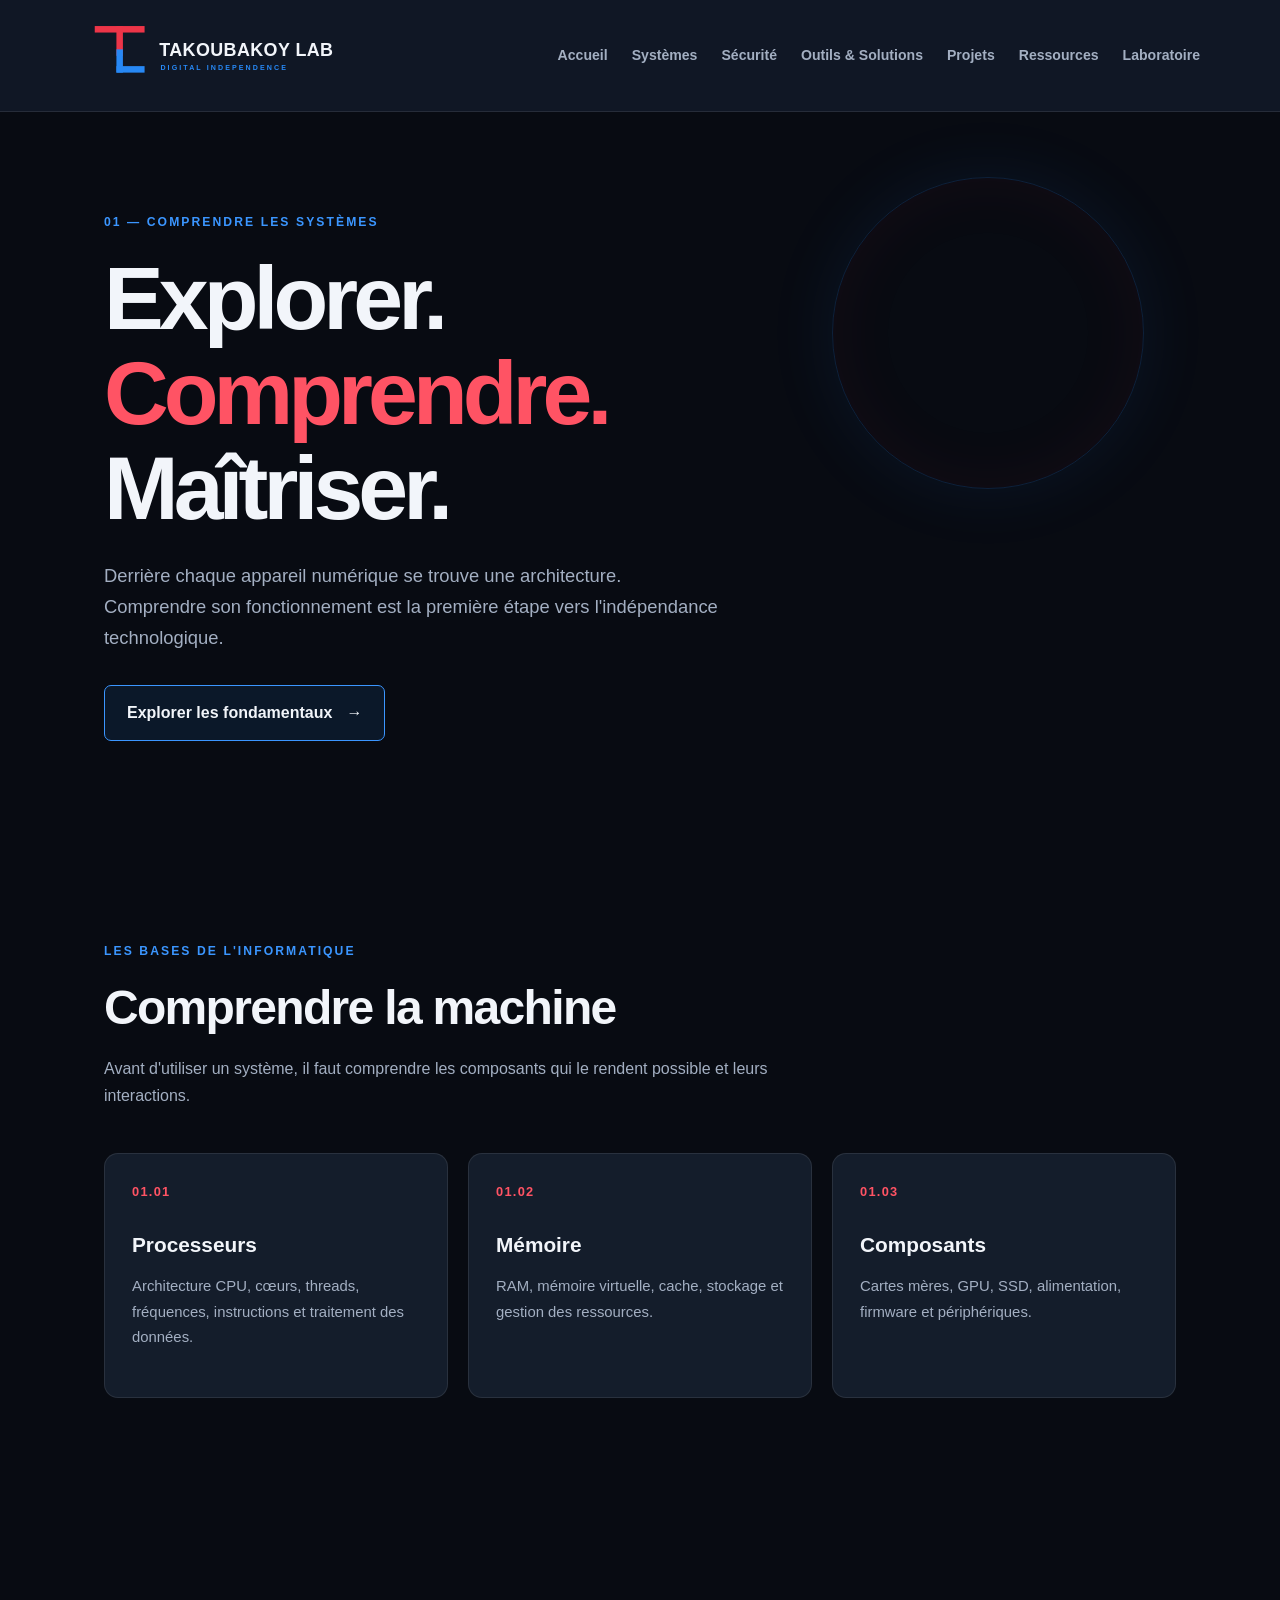
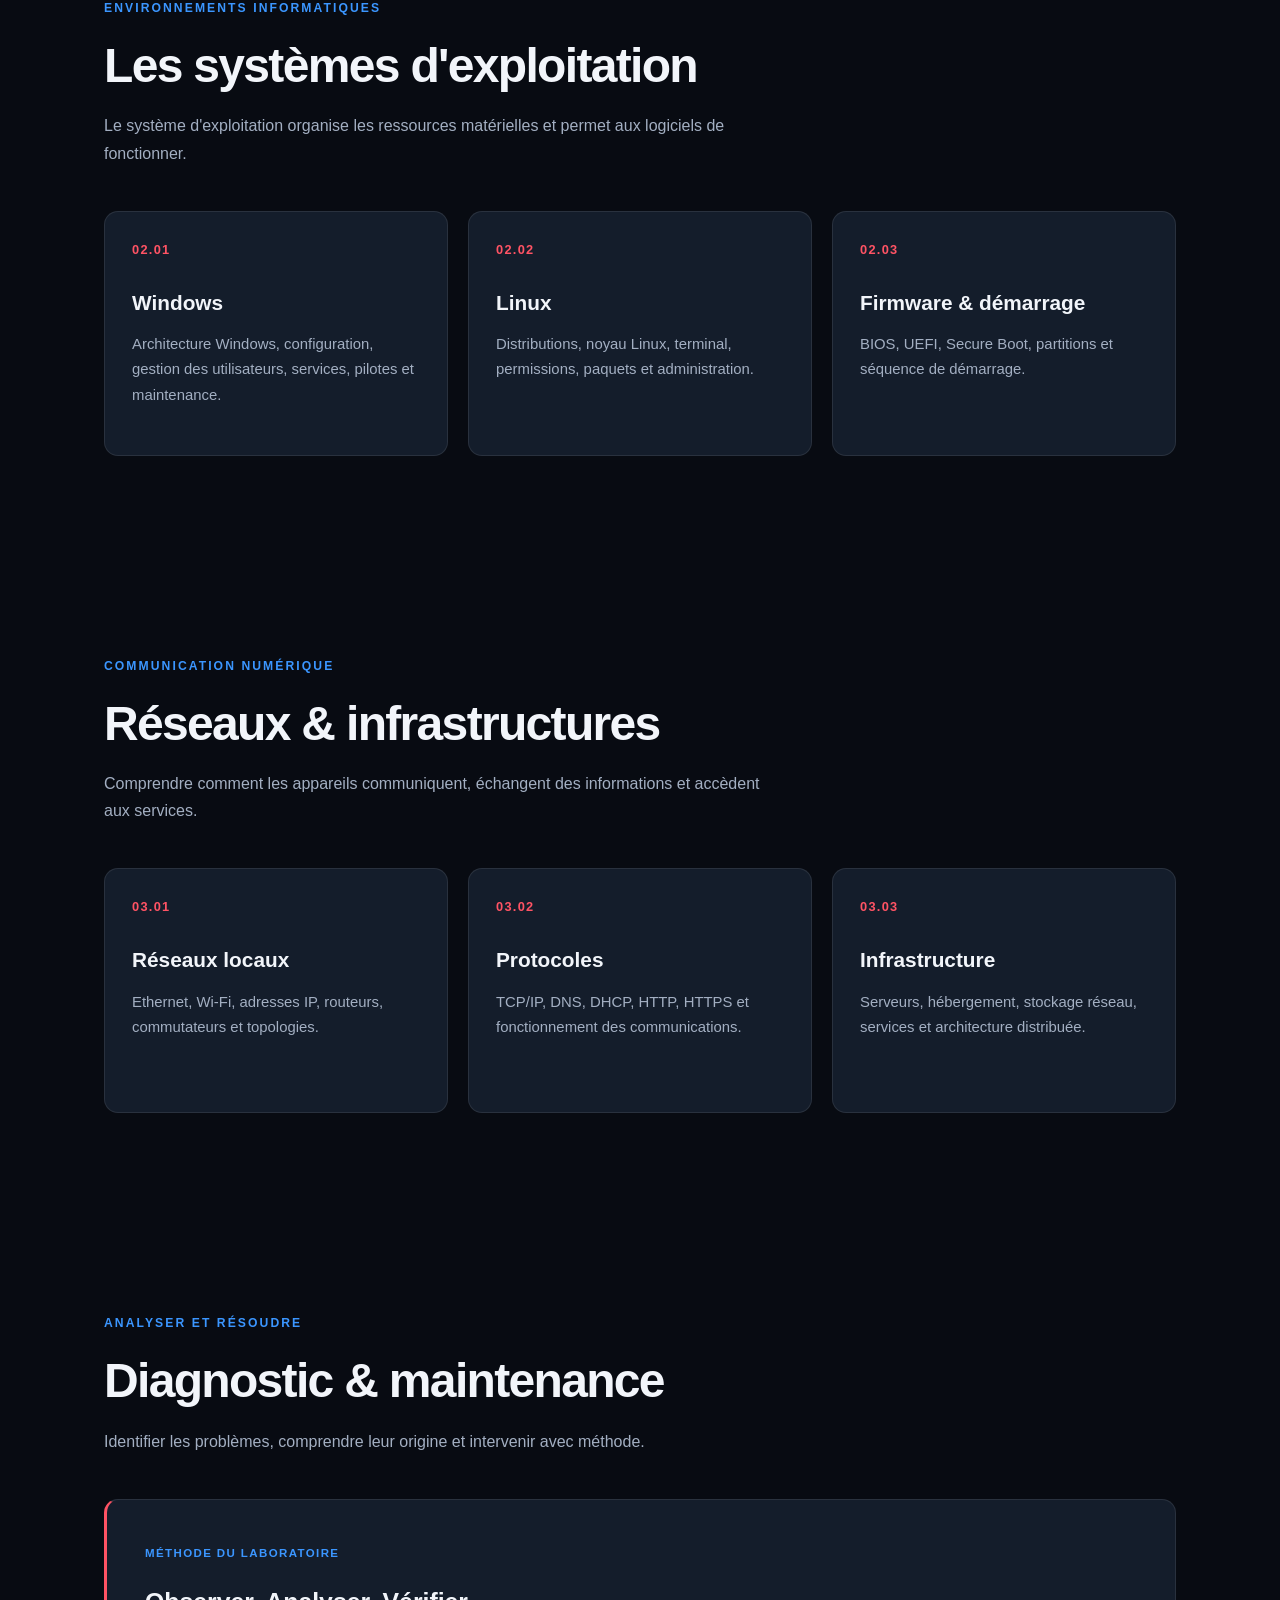
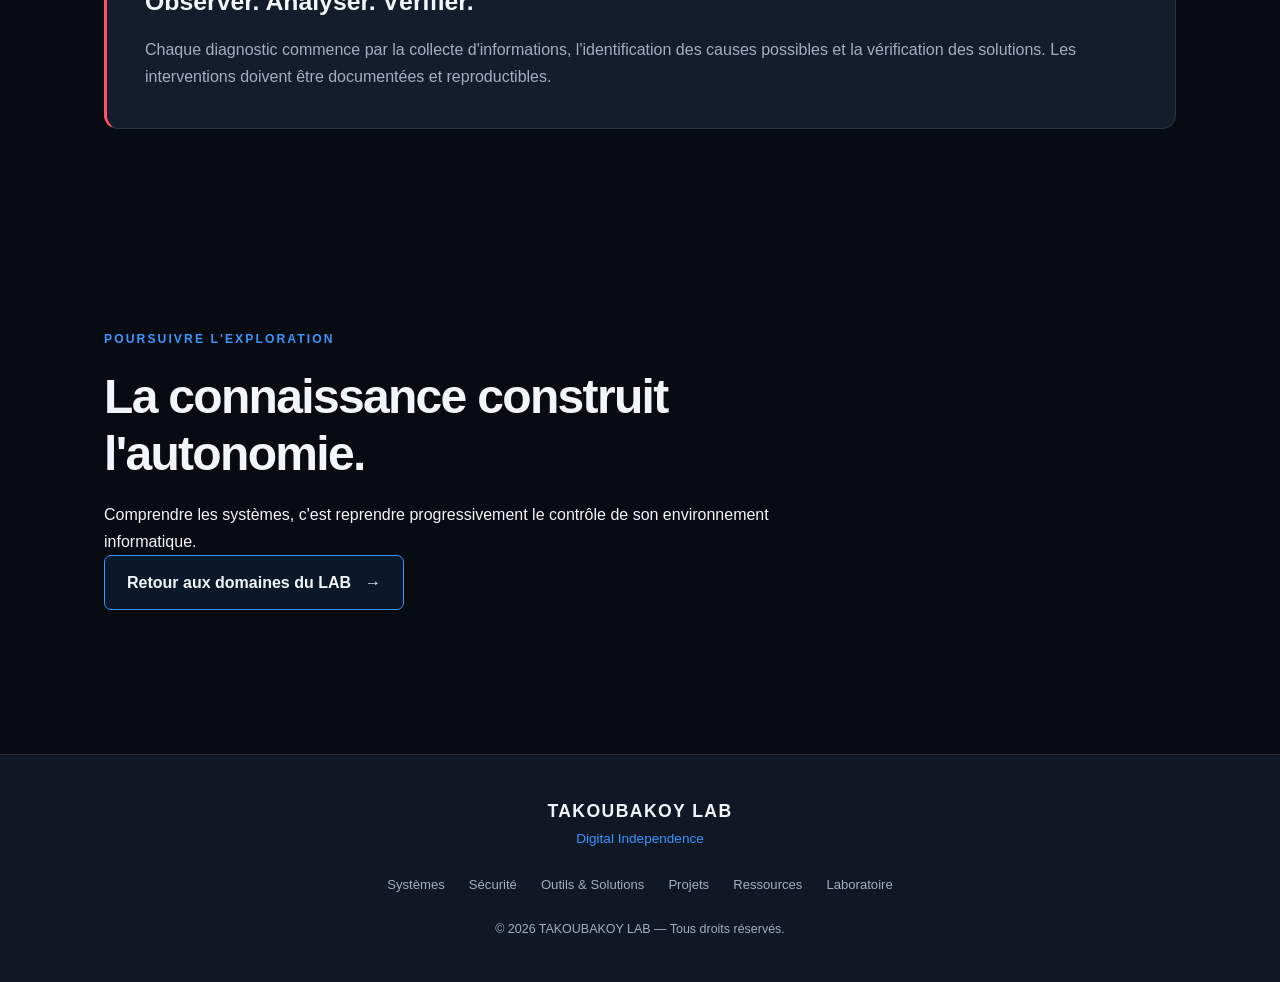
<file: systemes/index.html>
<!DOCTYPE html>
<html lang="fr">

<head>
  <meta charset="UTF-8">
  <meta name="viewport" content="width=device-width, initial-scale=1.0">

  <meta name="description" content="Explorez l'architecture informatique, les processeurs, la mémoire, Windows, Linux, les systèmes d'exploitation et les réseaux pour comprendre et maîtriser vos équipements numériques.">
  <meta name="robots" content="index, follow">

  <meta name="theme-color" content="#080b12">
  <link rel="canonical" href="https://takoubakoy90.github.io/takoubakoy-lab/systemes/">
  <!-- Open Graph -->
<meta property="og:type" content="website">
<meta property="og:title" content="Systèmes — TAKOUBAKOY LAB">
<meta property="og:description" content="Comprendre l'architecture informatique, les systèmes d'exploitation, les réseaux et le fonctionnement des machines.">
<meta property="og:url" content="https://takoubakoy90.github.io/takoubakoy-lab/systemes/">
<meta property="og:image" content="https://takoubakoy90.github.io/takoubakoy-lab/assets/images/og-takoubakoy-lab.png">
<meta property="og:image:width" content="1200">
<meta property="og:image:height" content="630">
<meta property="og:image:alt" content="TAKOUBAKOY LAB — Digital Independence">
<meta property="og:locale" content="fr_FR">
<meta property="og:site_name" content="TAKOUBAKOY LAB">

  <title>Systèmes — TAKOUBAKOY LAB</title>

  <link rel="icon" type="image/svg+xml" href="../assets/images/favicon.svg">
  <link rel="stylesheet" href="../assets/css/style.css">

  <!-- JavaScript TAKOUBAKOY LAB -->
  <script src="../assets/js/modules/browser-info.js" defer></script>
  <script src="../assets/js/main.js" defer></script>
</head>

<body>

  <!-- EN-TÊTE -->
  <header class="site-header">

    <a href="../index.html" class="brand"
       aria-label="TAKOUBAKOY LAB - Accueil">

      <img
        src="../assets/images/takoubakoy-lab-logo.svg"
        alt="TAKOUBAKOY LAB — Digital Independence"
        class="brand-logo">

    </a>

   <nav class="main-nav" aria-label="Navigation principale">
  <a href="../index.html">Accueil</a>
  <a href="../systemes/">Systèmes</a>
  <a href="../securite/">Sécurité</a>
  <a href="../outils-solutions/">Outils & Solutions</a>
  <a href="../projets/">Projets</a>
  <a href="../ressources/">Ressources</a>
  <a href="../laboratoire/">Laboratoire</a>
</nav>

  </header>

  <main>

    <!-- INTRODUCTION -->
    <section class="hero">

      <p class="eyebrow">01 — COMPRENDRE LES SYSTÈMES</p>

      <h1>
        Explorer.<br>
        <span>Comprendre.</span><br>
        Maîtriser.
      </h1>

      <p class="hero-description">
        Derrière chaque appareil numérique se trouve une
        architecture. Comprendre son fonctionnement est
        la première étape vers l'indépendance technologique.
      </p>

      <a href="#fondamentaux" class="primary-link">
        Explorer les fondamentaux
        <span aria-hidden="true">→</span>
      </a>

    </section>

    <!-- FONDAMENTAUX -->
    <section class="content-section" id="fondamentaux">

      <div class="section-heading">

        <p class="eyebrow">LES BASES DE L'INFORMATIQUE</p>

        <h2>Comprendre la machine</h2>

        <p>
          Avant d'utiliser un système, il faut comprendre
          les composants qui le rendent possible et leurs
          interactions.
        </p>

      </div>

      <div class="domain-grid">

        <article class="domain-card">
          <span class="card-number">01.01</span>
          <h3>Processeurs</h3>
          <p>
            Architecture CPU, cœurs, threads, fréquences,
            instructions et traitement des données.
          </p>
        </article>

        <article class="domain-card">
          <span class="card-number">01.02</span>
          <h3>Mémoire</h3>
          <p>
            RAM, mémoire virtuelle, cache, stockage
            et gestion des ressources.
          </p>
        </article>

        <article class="domain-card">
          <span class="card-number">01.03</span>
          <h3>Composants</h3>
          <p>
            Cartes mères, GPU, SSD, alimentation,
            firmware et périphériques.
          </p>
        </article>

      </div>

    </section>

    <!-- SYSTÈMES D'EXPLOITATION -->
    <section class="content-section" id="systemes-exploitation">

      <div class="section-heading">

        <p class="eyebrow">ENVIRONNEMENTS INFORMATIQUES</p>

        <h2>Les systèmes d'exploitation</h2>

        <p>
          Le système d'exploitation organise les ressources
          matérielles et permet aux logiciels de fonctionner.
        </p>

      </div>

      <div class="domain-grid">

        <article class="domain-card">
          <span class="card-number">02.01</span>
          <h3>Windows</h3>
          <p>
            Architecture Windows, configuration,
            gestion des utilisateurs, services,
            pilotes et maintenance.
          </p>
        </article>

        <article class="domain-card">
          <span class="card-number">02.02</span>
          <h3>Linux</h3>
          <p>
            Distributions, noyau Linux, terminal,
            permissions, paquets et administration.
          </p>
        </article>

        <article class="domain-card">
          <span class="card-number">02.03</span>
          <h3>Firmware & démarrage</h3>
          <p>
            BIOS, UEFI, Secure Boot, partitions
            et séquence de démarrage.
          </p>
        </article>

      </div>

    </section>

    <!-- RÉSEAUX -->
    <section class="content-section" id="reseaux">

      <div class="section-heading">

        <p class="eyebrow">COMMUNICATION NUMÉRIQUE</p>

        <h2>Réseaux & infrastructures</h2>

        <p>
          Comprendre comment les appareils communiquent,
          échangent des informations et accèdent aux services.
        </p>

      </div>

      <div class="domain-grid">

        <article class="domain-card">
          <span class="card-number">03.01</span>
          <h3>Réseaux locaux</h3>
          <p>
            Ethernet, Wi-Fi, adresses IP, routeurs,
            commutateurs et topologies.
          </p>
        </article>

        <article class="domain-card">
          <span class="card-number">03.02</span>
          <h3>Protocoles</h3>
          <p>
            TCP/IP, DNS, DHCP, HTTP, HTTPS
            et fonctionnement des communications.
          </p>
        </article>

        <article class="domain-card">
          <span class="card-number">03.03</span>
          <h3>Infrastructure</h3>
          <p>
            Serveurs, hébergement, stockage réseau,
            services et architecture distribuée.
          </p>
        </article>

      </div>

    </section>

    <!-- DIAGNOSTIC -->
    <section class="content-section" id="diagnostic">

      <div class="section-heading">

        <p class="eyebrow">ANALYSER ET RÉSOUDRE</p>

        <h2>Diagnostic & maintenance</h2>

        <p>
          Identifier les problèmes, comprendre leur origine
          et intervenir avec méthode.
        </p>

      </div>

      <div class="project-panel">

        <span class="project-status">
          MÉTHODE DU LABORATOIRE
        </span>

        <h3>Observer. Analyser. Vérifier.</h3>

        <p>
          Chaque diagnostic commence par la collecte
          d'informations, l'identification des causes
          possibles et la vérification des solutions.
          Les interventions doivent être documentées
          et reproductibles.
        </p>

      </div>

    </section>

    <!-- RETOUR -->
    <section class="content-section">

      <div class="section-heading">

        <p class="eyebrow">POURSUIVRE L'EXPLORATION</p>

        <h2>La connaissance construit l'autonomie.</h2>

        <p>
          Comprendre les systèmes, c'est reprendre
          progressivement le contrôle de son environnement
          informatique.
        </p>

        <a href="../index.html#domaines" class="primary-link">
          Retour aux domaines du LAB
          <span aria-hidden="true">→</span>
        </a>

      </div>

    </section>

  </main>

  <!-- PIED DE PAGE -->
<footer class="site-footer">

  <p class="footer-brand">TAKOUBAKOY LAB</p>

  <p class="footer-tagline">Digital Independence</p>

  <nav class="footer-nav" aria-label="Navigation de pied de page">
    <a href="../systemes/">Systèmes</a>
    <a href="../securite/">Sécurité</a>
    <a href="../outils-solutions/">Outils & Solutions</a>
    <a href="../projets/">Projets</a>
    <a href="../ressources/">Ressources</a>
    <a href="../laboratoire/">Laboratoire</a>
  </nav>

  <p class="footer-copy">
    © 2026 TAKOUBAKOY LAB — Tous droits réservés.
  </p>

</footer>

</body>
</html>
</file>
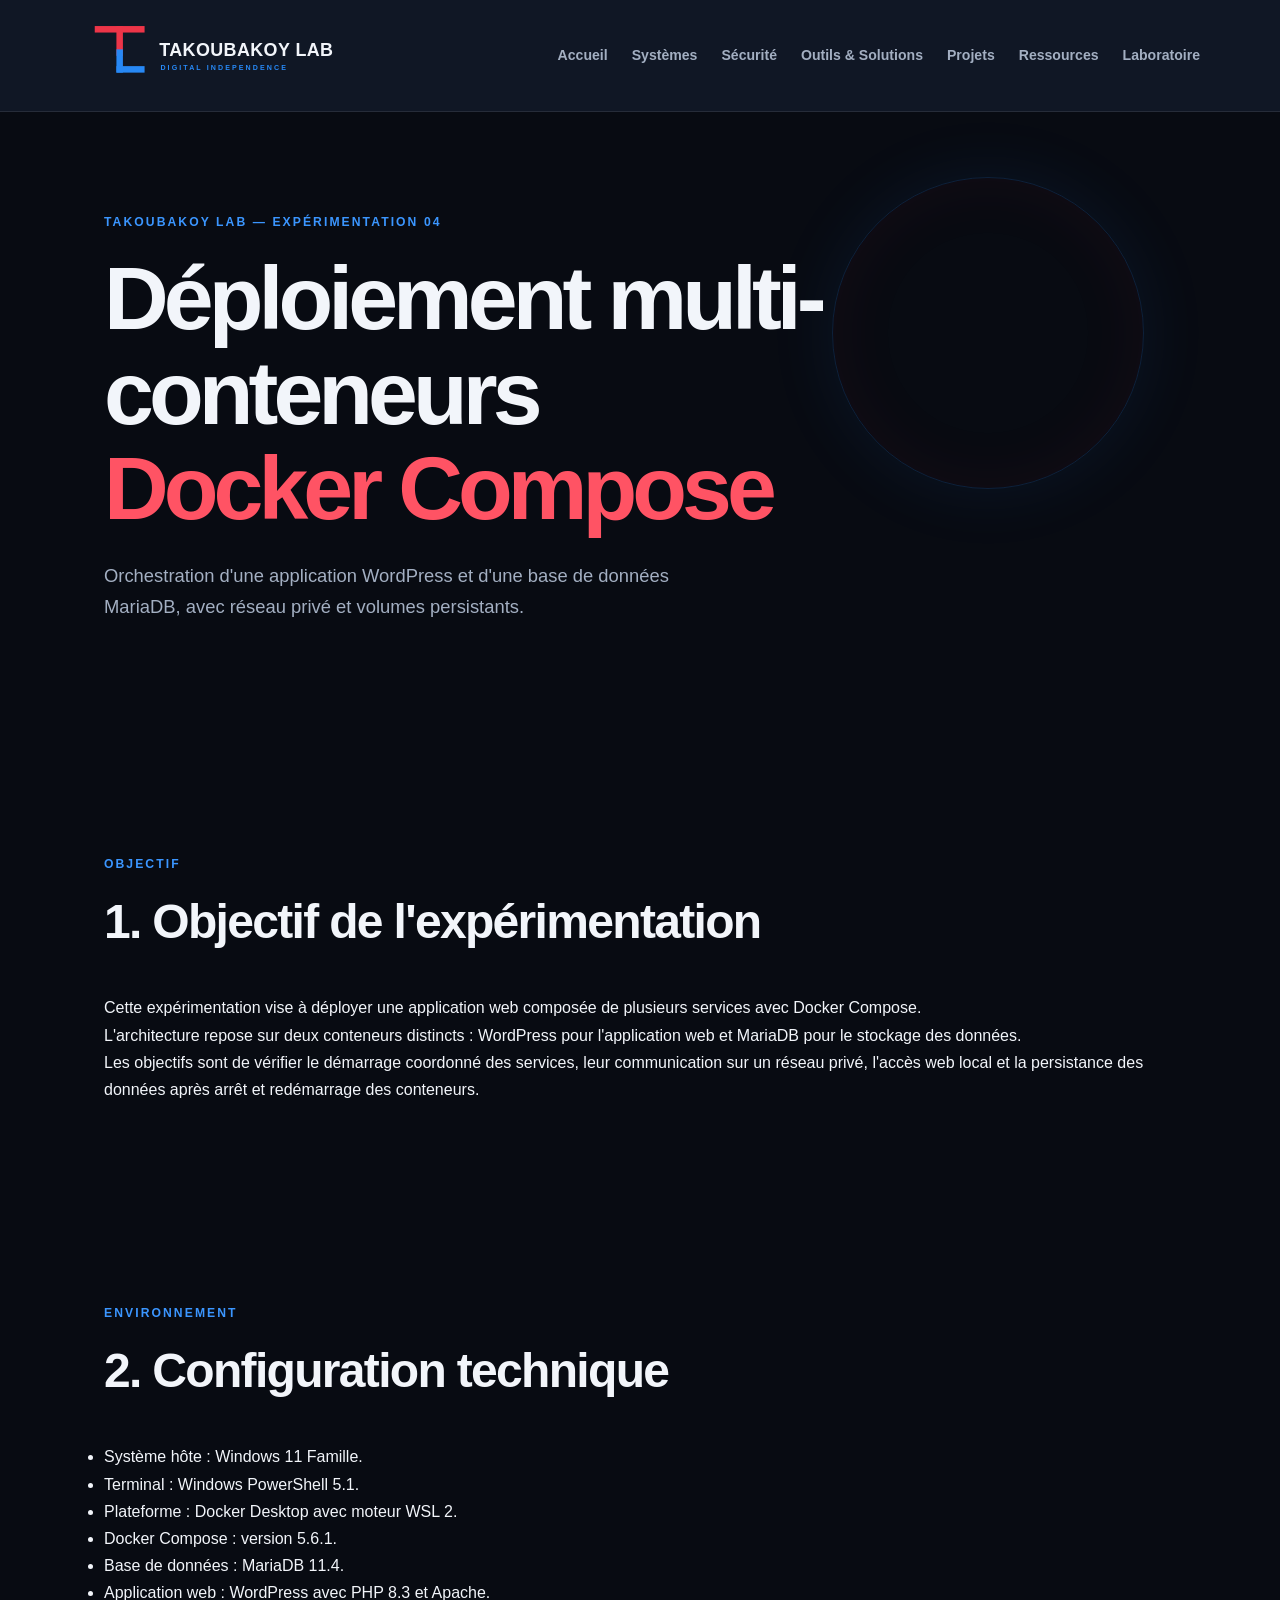
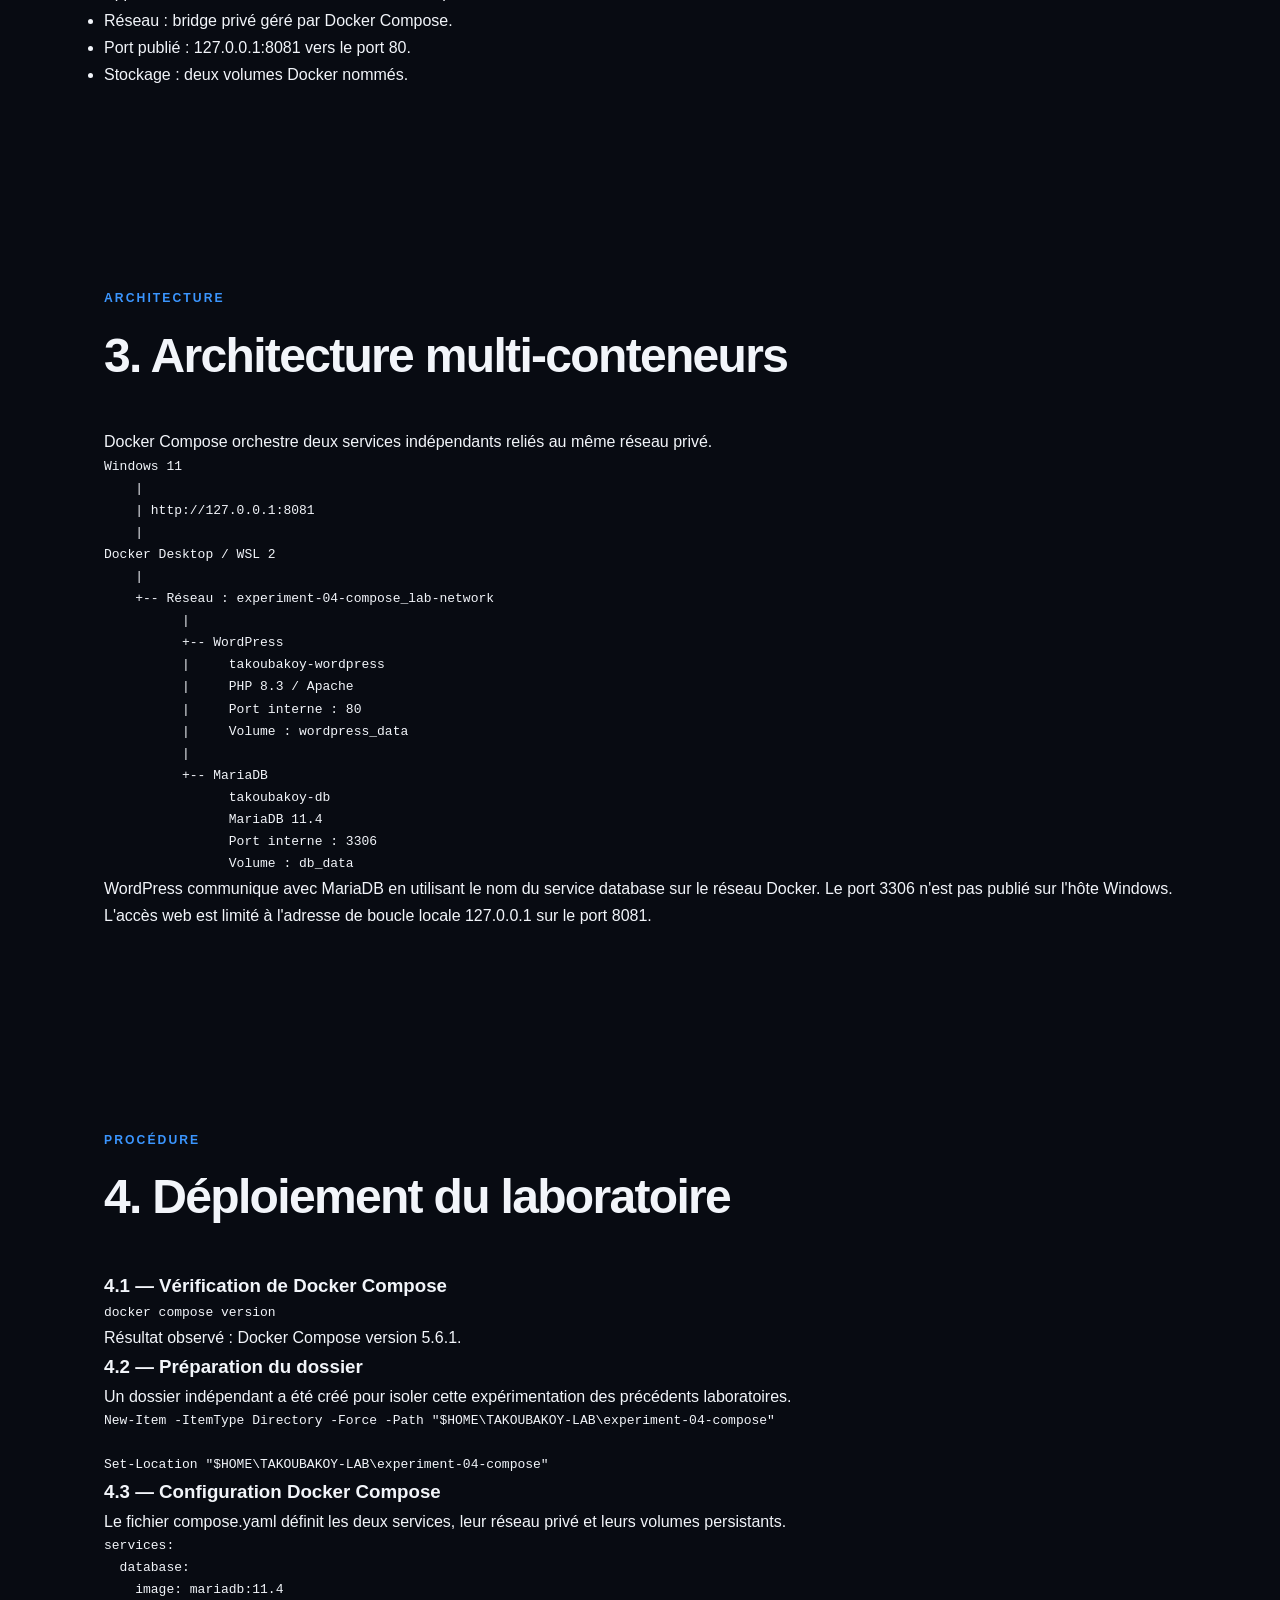
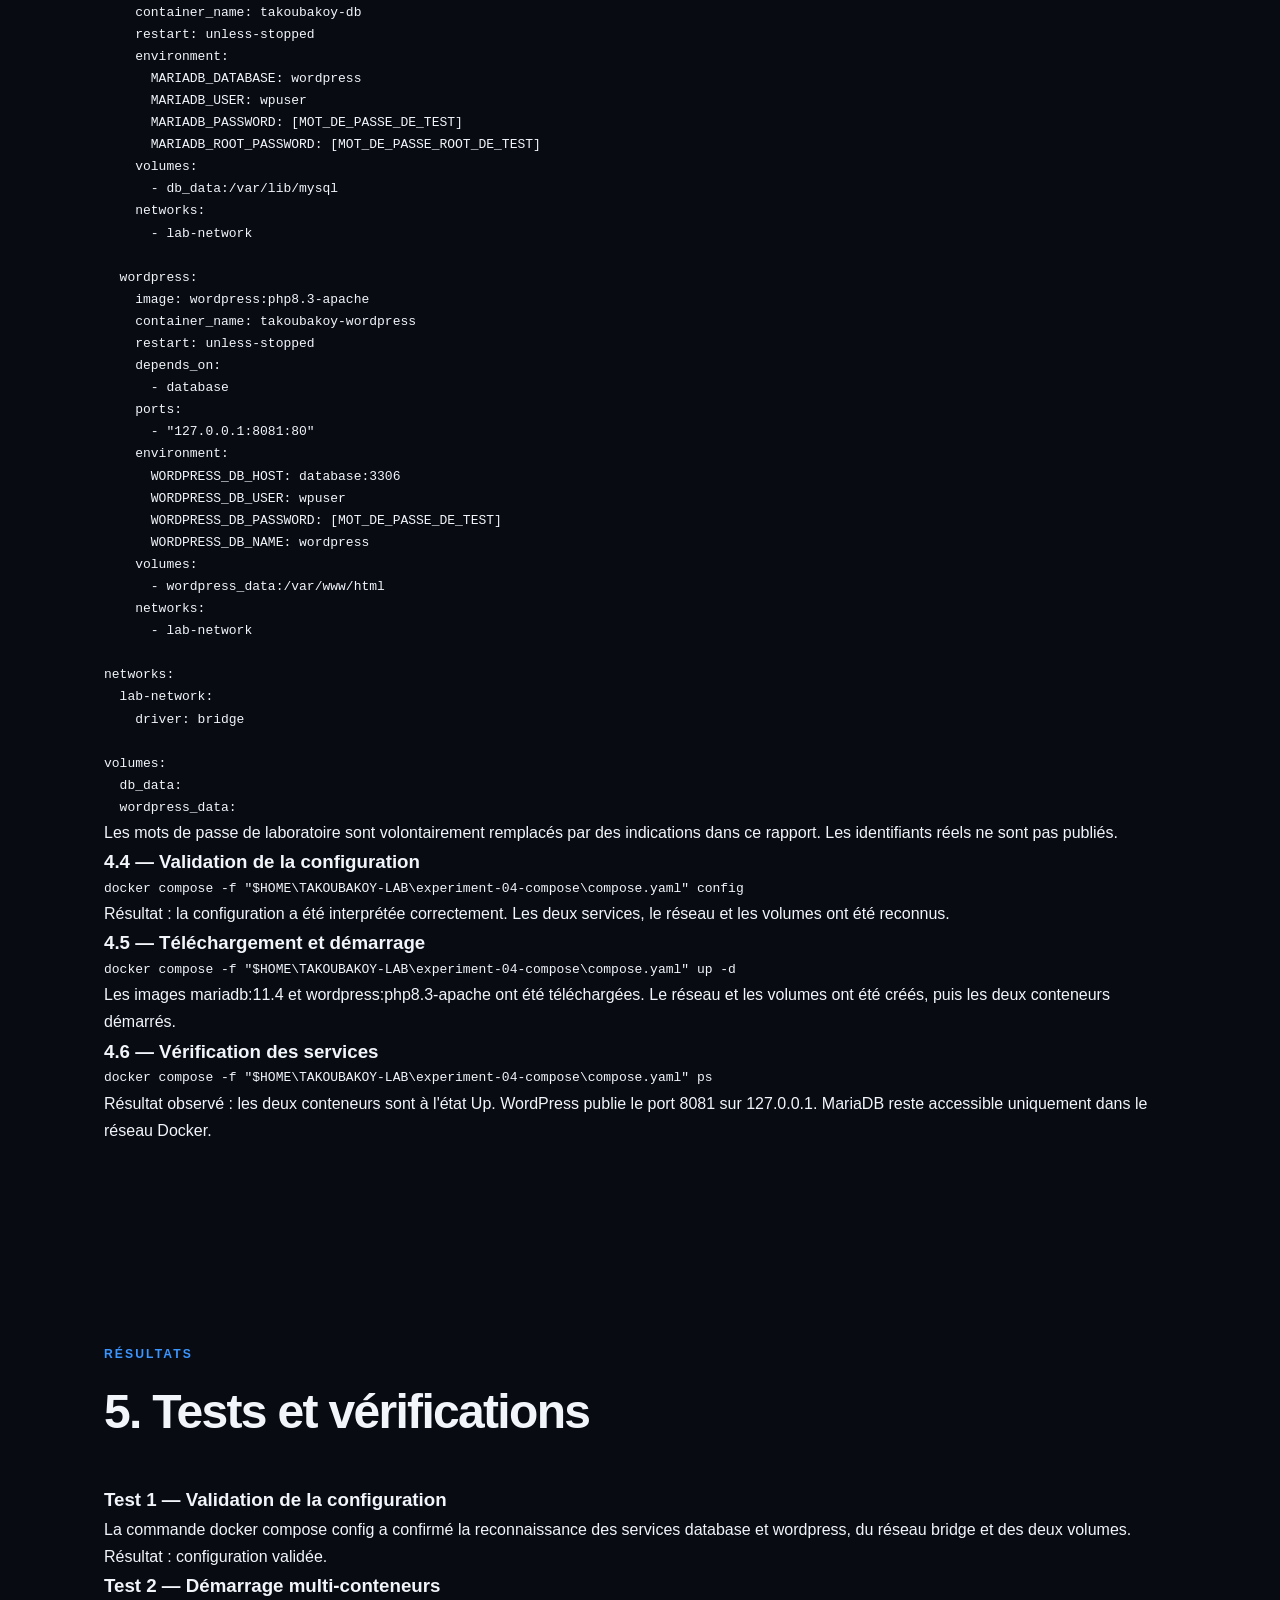
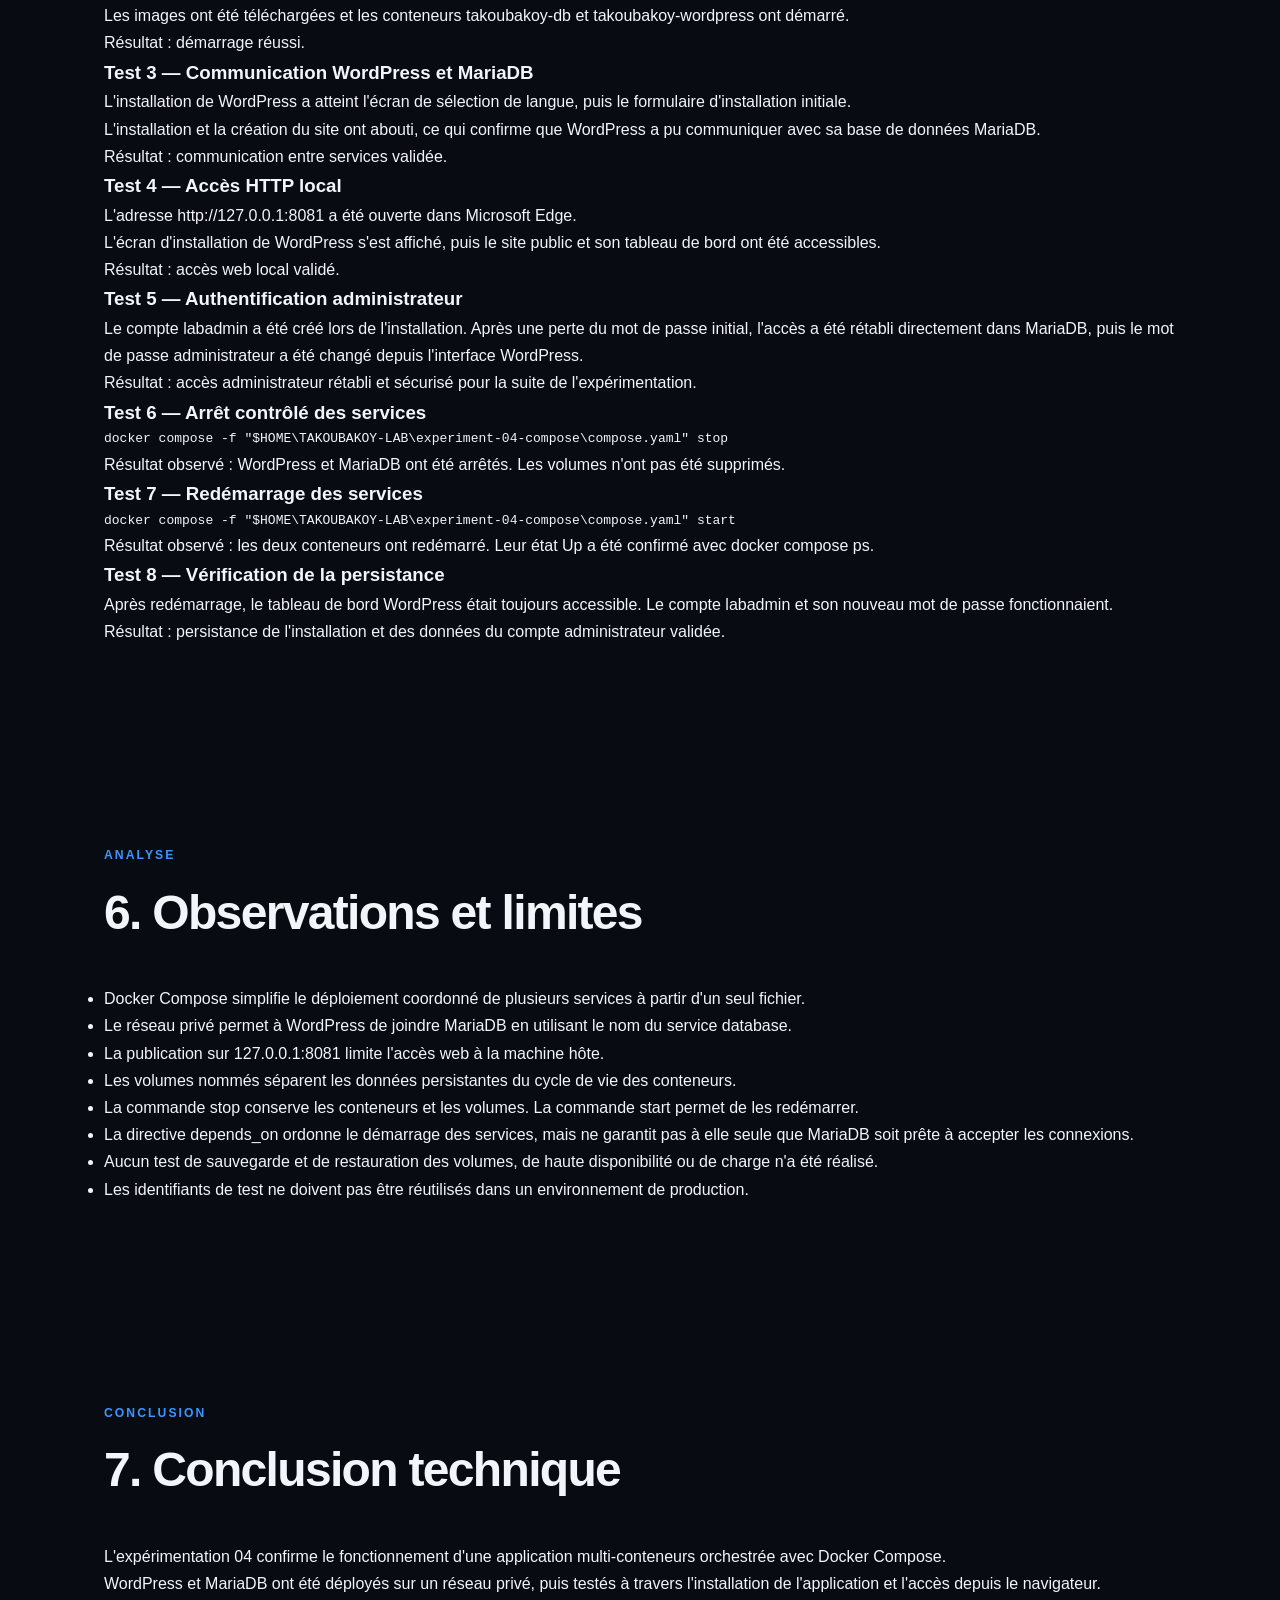
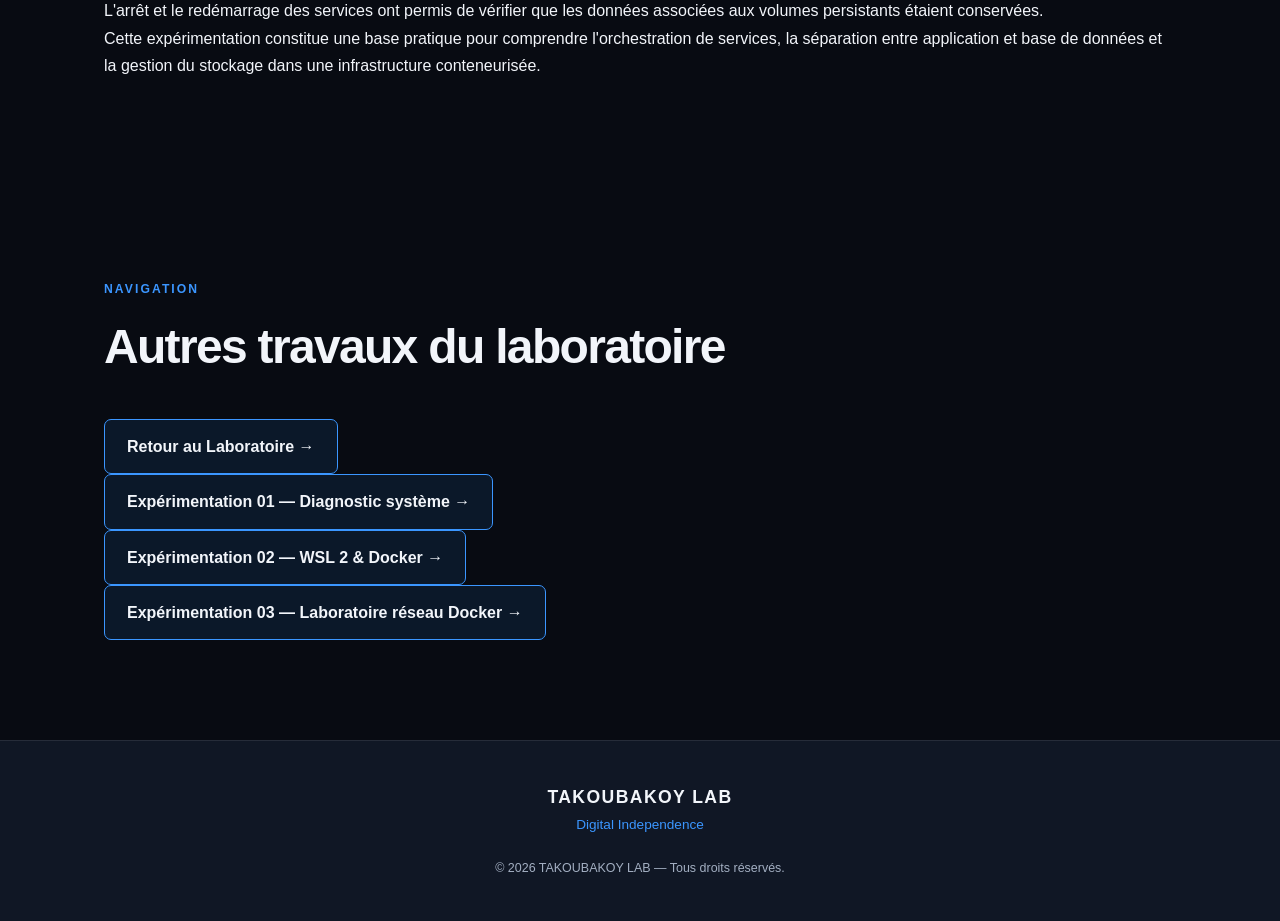
<file: laboratoire/experimentations/deploiement-multi-conteneurs-docker-compose.html>
<!DOCTYPE html>
<html lang="fr">

<head>
  <meta charset="UTF-8">
  <meta name="viewport" content="width=device-width, initial-scale=1.0">

  <meta name="description" content="Rapport technique de l'expérimentation 04 de TAKOUBAKOY LAB : déploiement multi-conteneurs avec Docker Compose, WordPress, MariaDB et volumes persistants.">

  <title>Expérimentation 04 — Docker Compose | TAKOUBAKOY LAB</title>

  <link rel="icon" type="image/svg+xml" href="../../assets/images/favicon.svg">
  <link rel="stylesheet" href="../../assets/css/style.css">
</head>

<body>

  <header class="site-header">

    <a href="../../index.html" class="brand" aria-label="TAKOUBAKOY LAB — Accueil">
      <img
        src="../../assets/images/takoubakoy-lab-logo.svg"
        alt="TAKOUBAKOY LAB — Digital Independence"
        class="brand-logo">
    </a>

    <nav class="main-nav" aria-label="Navigation principale">
      <a href="../../index.html">Accueil</a>
      <a href="../../systemes/">Systèmes</a>
      <a href="../../securite/">Sécurité</a>
      <a href="../../outils-solutions/">Outils & Solutions</a>
      <a href="../../projets/">Projets</a>
      <a href="../../ressources/">Ressources</a>
      <a href="../">Laboratoire</a>
    </nav>

  </header>

  <main>

    <section class="hero">

      <p class="eyebrow">TAKOUBAKOY LAB — EXPÉRIMENTATION 04</p>

      <h1>Déploiement multi-conteneurs<br><span>Docker Compose</span></h1>

      <p class="hero-description">
        Orchestration d'une application WordPress et d'une base
        de données MariaDB, avec réseau privé et volumes persistants.
      </p>

    </section>

    <section class="content-section">

      <div class="section-heading">
        <p class="eyebrow">OBJECTIF</p>
        <h2>1. Objectif de l'expérimentation</h2>
      </div>

      <p>
        Cette expérimentation vise à déployer une application
        web composée de plusieurs services avec Docker Compose.
      </p>

      <p>
        L'architecture repose sur deux conteneurs distincts :
        WordPress pour l'application web et MariaDB pour
        le stockage des données.
      </p>

      <p>
        Les objectifs sont de vérifier le démarrage coordonné
        des services, leur communication sur un réseau privé,
        l'accès web local et la persistance des données
        après arrêt et redémarrage des conteneurs.
      </p>

    </section>

    <section class="content-section">

      <div class="section-heading">
        <p class="eyebrow">ENVIRONNEMENT</p>
        <h2>2. Configuration technique</h2>
      </div>

      <ul>
        <li>Système hôte : Windows 11 Famille.</li>
        <li>Terminal : Windows PowerShell 5.1.</li>
        <li>Plateforme : Docker Desktop avec moteur WSL 2.</li>
        <li>Docker Compose : version 5.6.1.</li>
        <li>Base de données : MariaDB 11.4.</li>
        <li>Application web : WordPress avec PHP 8.3 et Apache.</li>
        <li>Réseau : bridge privé géré par Docker Compose.</li>
        <li>Port publié : 127.0.0.1:8081 vers le port 80.</li>
        <li>Stockage : deux volumes Docker nommés.</li>
      </ul>

    </section>

    <section class="content-section">

      <div class="section-heading">
        <p class="eyebrow">ARCHITECTURE</p>
        <h2>3. Architecture multi-conteneurs</h2>
      </div>

      <p>
        Docker Compose orchestre deux services indépendants
        reliés au même réseau privé.
      </p>

      <pre><code>Windows 11
    |
    | http://127.0.0.1:8081
    |
Docker Desktop / WSL 2
    |
    +-- Réseau : experiment-04-compose_lab-network
          |
          +-- WordPress
          |     takoubakoy-wordpress
          |     PHP 8.3 / Apache
          |     Port interne : 80
          |     Volume : wordpress_data
          |
          +-- MariaDB
                takoubakoy-db
                MariaDB 11.4
                Port interne : 3306
                Volume : db_data</code></pre>

      <p>
        WordPress communique avec MariaDB en utilisant
        le nom du service database sur le réseau Docker.
        Le port 3306 n'est pas publié sur l'hôte Windows.
      </p>

      <p>
        L'accès web est limité à l'adresse de boucle locale
        127.0.0.1 sur le port 8081.
      </p>

    </section>

    <section class="content-section">

      <div class="section-heading">
        <p class="eyebrow">PROCÉDURE</p>
        <h2>4. Déploiement du laboratoire</h2>
      </div>

      <h3>4.1 — Vérification de Docker Compose</h3>

      <pre><code>docker compose version</code></pre>

      <p>
        Résultat observé : Docker Compose version 5.6.1.
      </p>

      <h3>4.2 — Préparation du dossier</h3>

      <p>
        Un dossier indépendant a été créé pour isoler
        cette expérimentation des précédents laboratoires.
      </p>

      <pre><code>New-Item -ItemType Directory -Force -Path "$HOME\TAKOUBAKOY-LAB\experiment-04-compose"

Set-Location "$HOME\TAKOUBAKOY-LAB\experiment-04-compose"</code></pre>

      <h3>4.3 — Configuration Docker Compose</h3>

      <p>
        Le fichier compose.yaml définit les deux services,
        leur réseau privé et leurs volumes persistants.
      </p>

      <pre><code>services:
  database:
    image: mariadb:11.4
    container_name: takoubakoy-db
    restart: unless-stopped
    environment:
      MARIADB_DATABASE: wordpress
      MARIADB_USER: wpuser
      MARIADB_PASSWORD: [MOT_DE_PASSE_DE_TEST]
      MARIADB_ROOT_PASSWORD: [MOT_DE_PASSE_ROOT_DE_TEST]
    volumes:
      - db_data:/var/lib/mysql
    networks:
      - lab-network

  wordpress:
    image: wordpress:php8.3-apache
    container_name: takoubakoy-wordpress
    restart: unless-stopped
    depends_on:
      - database
    ports:
      - "127.0.0.1:8081:80"
    environment:
      WORDPRESS_DB_HOST: database:3306
      WORDPRESS_DB_USER: wpuser
      WORDPRESS_DB_PASSWORD: [MOT_DE_PASSE_DE_TEST]
      WORDPRESS_DB_NAME: wordpress
    volumes:
      - wordpress_data:/var/www/html
    networks:
      - lab-network

networks:
  lab-network:
    driver: bridge

volumes:
  db_data:
  wordpress_data:</code></pre>

      <p>
        Les mots de passe de laboratoire sont volontairement
        remplacés par des indications dans ce rapport.
        Les identifiants réels ne sont pas publiés.
      </p>

      <h3>4.4 — Validation de la configuration</h3>

      <pre><code>docker compose -f "$HOME\TAKOUBAKOY-LAB\experiment-04-compose\compose.yaml" config</code></pre>

      <p>
        Résultat : la configuration a été interprétée
        correctement. Les deux services, le réseau
        et les volumes ont été reconnus.
      </p>

      <h3>4.5 — Téléchargement et démarrage</h3>

      <pre><code>docker compose -f "$HOME\TAKOUBAKOY-LAB\experiment-04-compose\compose.yaml" up -d</code></pre>

      <p>
        Les images mariadb:11.4 et wordpress:php8.3-apache
        ont été téléchargées. Le réseau et les volumes
        ont été créés, puis les deux conteneurs démarrés.
      </p>

      <h3>4.6 — Vérification des services</h3>

      <pre><code>docker compose -f "$HOME\TAKOUBAKOY-LAB\experiment-04-compose\compose.yaml" ps</code></pre>

      <p>
        Résultat observé : les deux conteneurs sont à l'état Up.
        WordPress publie le port 8081 sur 127.0.0.1.
        MariaDB reste accessible uniquement dans le réseau Docker.
      </p>

    </section>

    <section class="content-section">

      <div class="section-heading">
        <p class="eyebrow">RÉSULTATS</p>
        <h2>5. Tests et vérifications</h2>
      </div>

      <h3>Test 1 — Validation de la configuration</h3>

      <p>
        La commande docker compose config a confirmé
        la reconnaissance des services database et wordpress,
        du réseau bridge et des deux volumes.
      </p>

      <p>Résultat : configuration validée.</p>

      <h3>Test 2 — Démarrage multi-conteneurs</h3>

      <p>
        Les images ont été téléchargées et les conteneurs
        takoubakoy-db et takoubakoy-wordpress ont démarré.
      </p>

      <p>Résultat : démarrage réussi.</p>

      <h3>Test 3 — Communication WordPress et MariaDB</h3>

      <p>
        L'installation de WordPress a atteint l'écran
        de sélection de langue, puis le formulaire
        d'installation initiale.
      </p>

      <p>
        L'installation et la création du site ont abouti,
        ce qui confirme que WordPress a pu communiquer
        avec sa base de données MariaDB.
      </p>

      <p>Résultat : communication entre services validée.</p>

      <h3>Test 4 — Accès HTTP local</h3>

      <p>
        L'adresse http://127.0.0.1:8081 a été ouverte
        dans Microsoft Edge.
      </p>

      <p>
        L'écran d'installation de WordPress s'est affiché,
        puis le site public et son tableau de bord
        ont été accessibles.
      </p>

      <p>Résultat : accès web local validé.</p>

      <h3>Test 5 — Authentification administrateur</h3>

      <p>
        Le compte labadmin a été créé lors de l'installation.
        Après une perte du mot de passe initial,
        l'accès a été rétabli directement dans MariaDB,
        puis le mot de passe administrateur a été changé
        depuis l'interface WordPress.
      </p>

      <p>
        Résultat : accès administrateur rétabli et sécurisé
        pour la suite de l'expérimentation.
      </p>

      <h3>Test 6 — Arrêt contrôlé des services</h3>

      <pre><code>docker compose -f "$HOME\TAKOUBAKOY-LAB\experiment-04-compose\compose.yaml" stop</code></pre>

      <p>
        Résultat observé : WordPress et MariaDB ont été arrêtés.
        Les volumes n'ont pas été supprimés.
      </p>

      <h3>Test 7 — Redémarrage des services</h3>

      <pre><code>docker compose -f "$HOME\TAKOUBAKOY-LAB\experiment-04-compose\compose.yaml" start</code></pre>

      <p>
        Résultat observé : les deux conteneurs ont redémarré.
        Leur état Up a été confirmé avec docker compose ps.
      </p>

      <h3>Test 8 — Vérification de la persistance</h3>

      <p>
        Après redémarrage, le tableau de bord WordPress
        était toujours accessible. Le compte labadmin
        et son nouveau mot de passe fonctionnaient.
      </p>

      <p>
        Résultat : persistance de l'installation et
        des données du compte administrateur validée.
      </p>

    </section>

    <section class="content-section">

      <div class="section-heading">
        <p class="eyebrow">ANALYSE</p>
        <h2>6. Observations et limites</h2>
      </div>

      <ul>
        <li>
          Docker Compose simplifie le déploiement coordonné
          de plusieurs services à partir d'un seul fichier.
        </li>
        <li>
          Le réseau privé permet à WordPress de joindre
          MariaDB en utilisant le nom du service database.
        </li>
        <li>
          La publication sur 127.0.0.1:8081 limite
          l'accès web à la machine hôte.
        </li>
        <li>
          Les volumes nommés séparent les données persistantes
          du cycle de vie des conteneurs.
        </li>
        <li>
          La commande stop conserve les conteneurs et les volumes.
          La commande start permet de les redémarrer.
        </li>
        <li>
          La directive depends_on ordonne le démarrage
          des services, mais ne garantit pas à elle seule
          que MariaDB soit prête à accepter les connexions.
        </li>
        <li>
          Aucun test de sauvegarde et de restauration
          des volumes, de haute disponibilité ou de charge
          n'a été réalisé.
        </li>
        <li>
          Les identifiants de test ne doivent pas être
          réutilisés dans un environnement de production.
        </li>
      </ul>

    </section>

    <section class="content-section">

      <div class="section-heading">
        <p class="eyebrow">CONCLUSION</p>
        <h2>7. Conclusion technique</h2>
      </div>

      <p>
        L'expérimentation 04 confirme le fonctionnement
        d'une application multi-conteneurs orchestrée
        avec Docker Compose.
      </p>

      <p>
        WordPress et MariaDB ont été déployés sur un réseau
        privé, puis testés à travers l'installation
        de l'application et l'accès depuis le navigateur.
      </p>

      <p>
        L'arrêt et le redémarrage des services ont permis
        de vérifier que les données associées aux volumes
        persistants étaient conservées.
      </p>

      <p>
        Cette expérimentation constitue une base pratique
        pour comprendre l'orchestration de services,
        la séparation entre application et base de données
        et la gestion du stockage dans une infrastructure
        conteneurisée.
      </p>

    </section>

    <section class="content-section">

      <div class="section-heading">
        <p class="eyebrow">NAVIGATION</p>
        <h2>Autres travaux du laboratoire</h2>
      </div>

      <p>
        <a href="../" class="primary-link">
          Retour au Laboratoire →
        </a>
      </p>

      <p>
        <a href="diagnostic-systeme.html" class="primary-link">
          Expérimentation 01 — Diagnostic système →
        </a>
      </p>

      <p>
        <a href="environnement-wsl2-docker.html" class="primary-link">
          Expérimentation 02 — WSL 2 & Docker →
        </a>
      </p>

      <p>
        <a href="laboratoire-reseau-docker.html" class="primary-link">
          Expérimentation 03 — Laboratoire réseau Docker →
        </a>
      </p>

    </section>

  </main>

  <footer class="site-footer">

    <p class="footer-brand">TAKOUBAKOY LAB</p>
    <p class="footer-tagline">Digital Independence</p>

    <p class="footer-copy">
      © 2026 TAKOUBAKOY LAB — Tous droits réservés.
    </p>

  </footer>

</body>
</html>
</file>
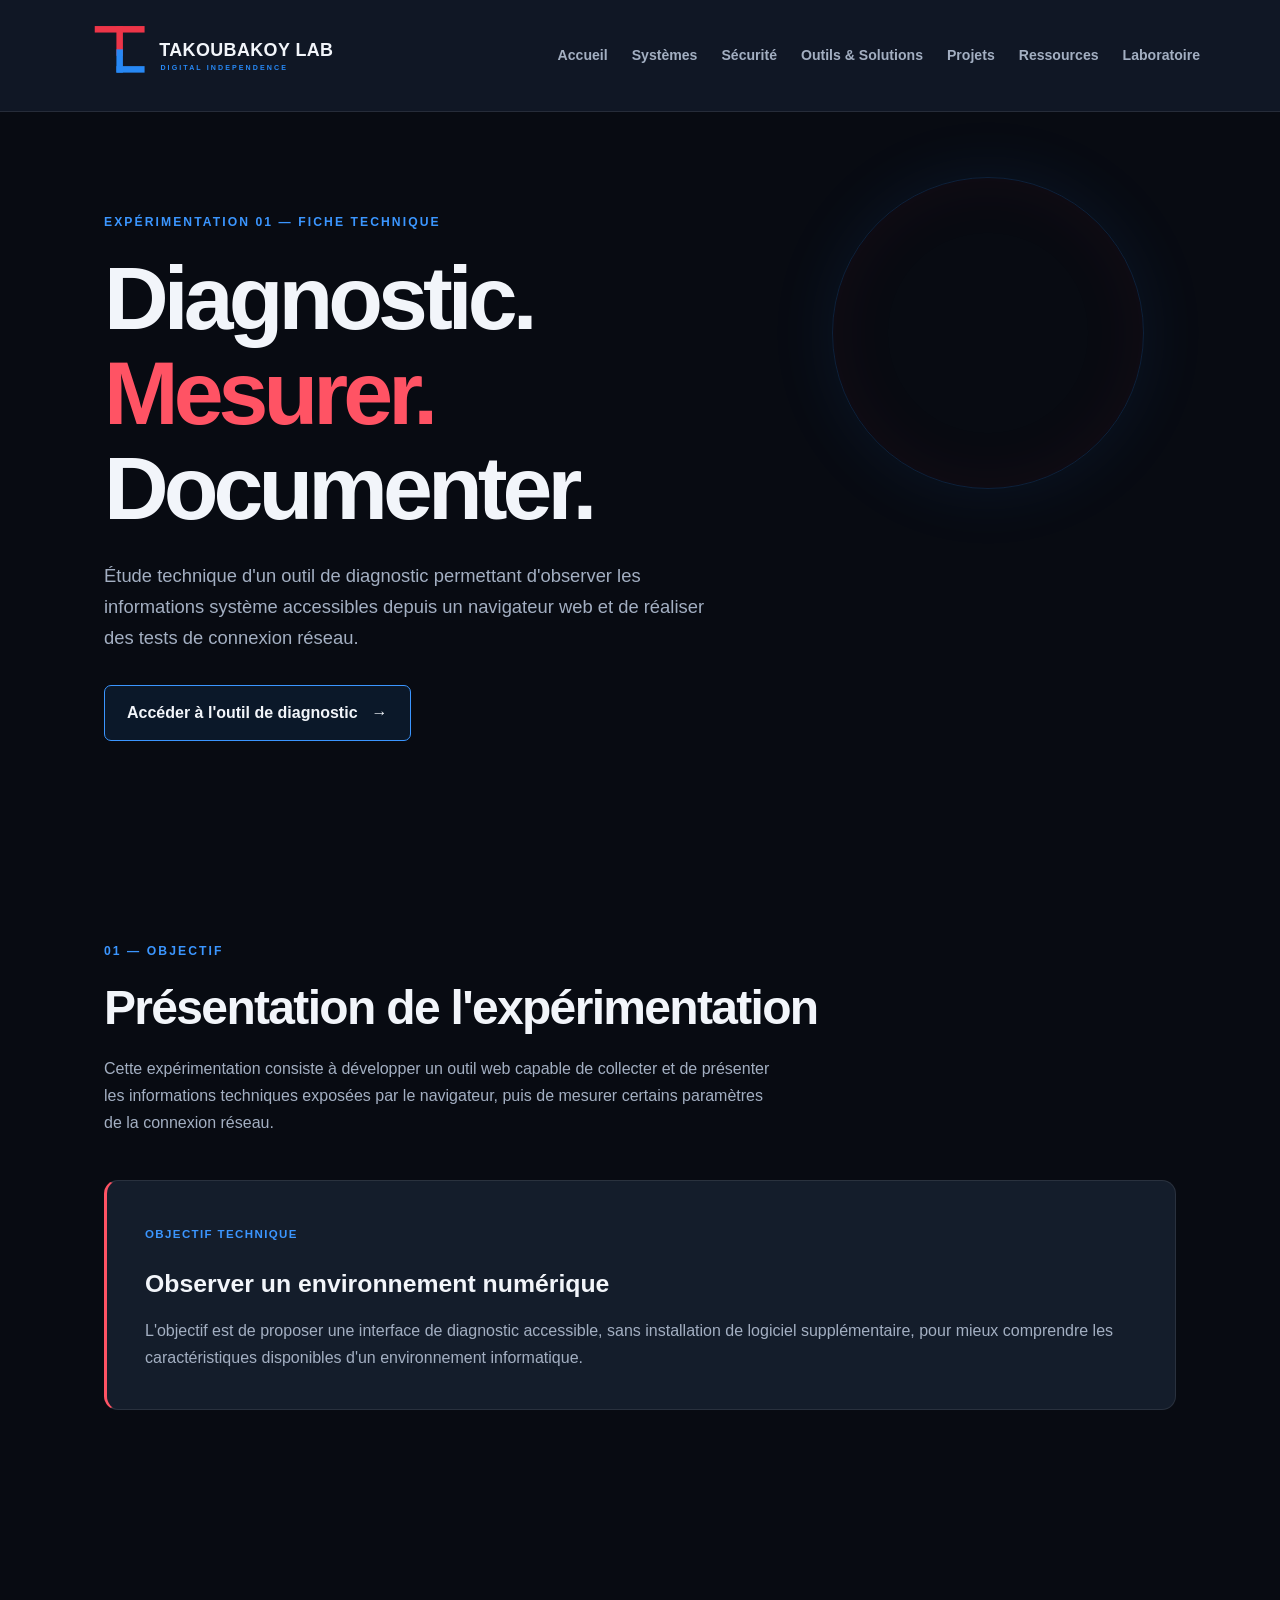
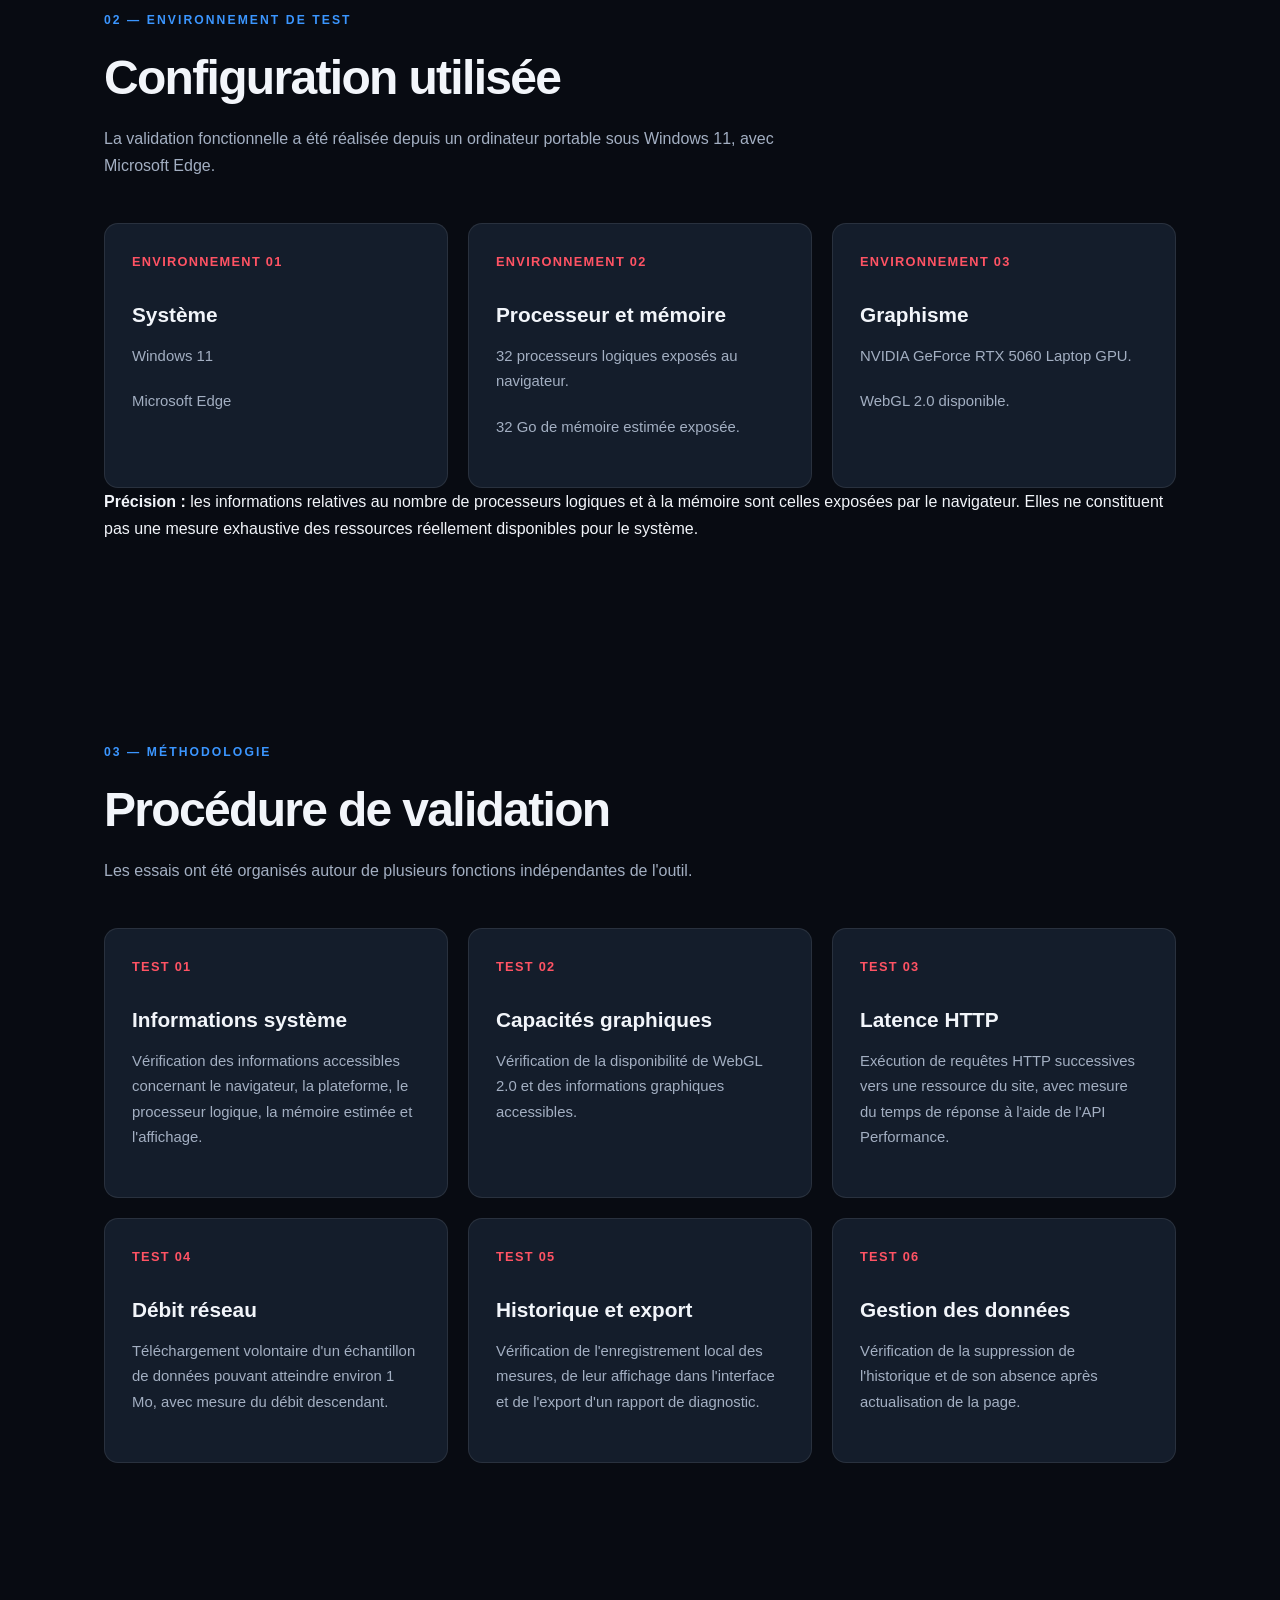
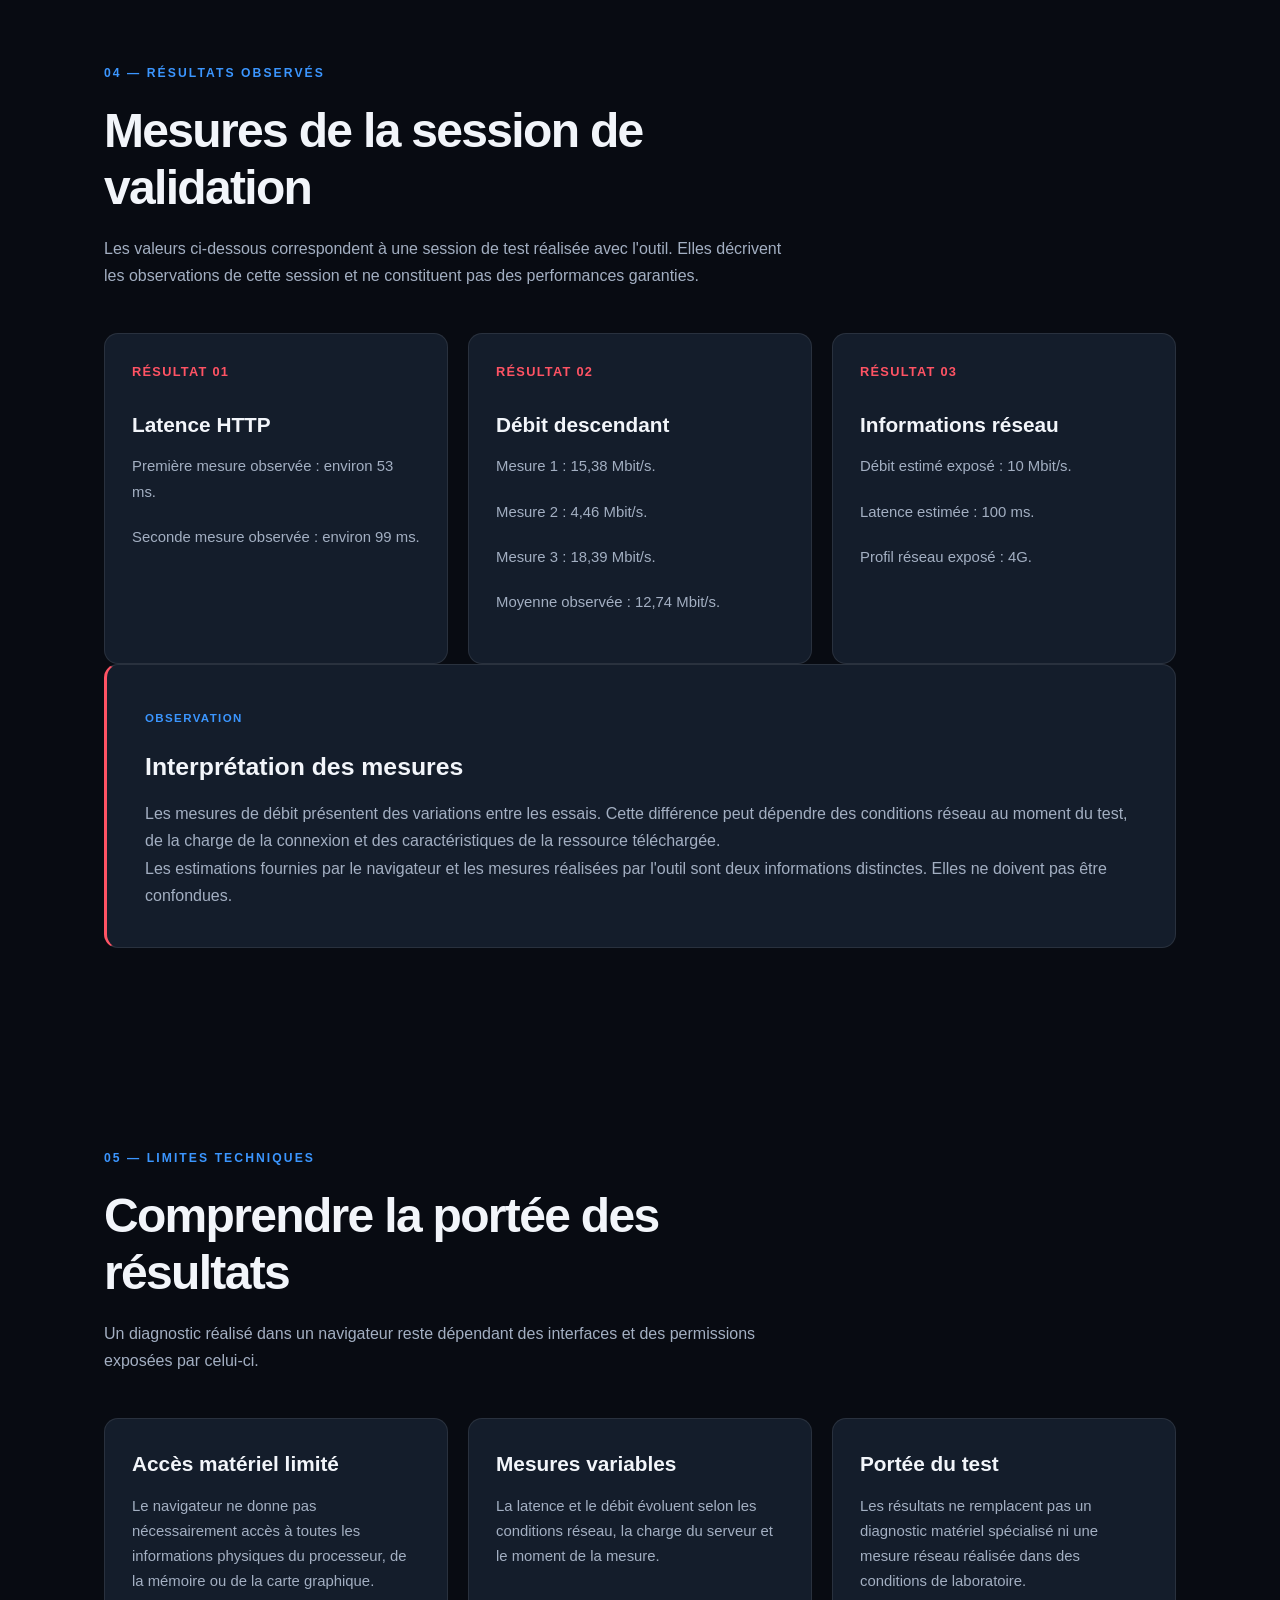
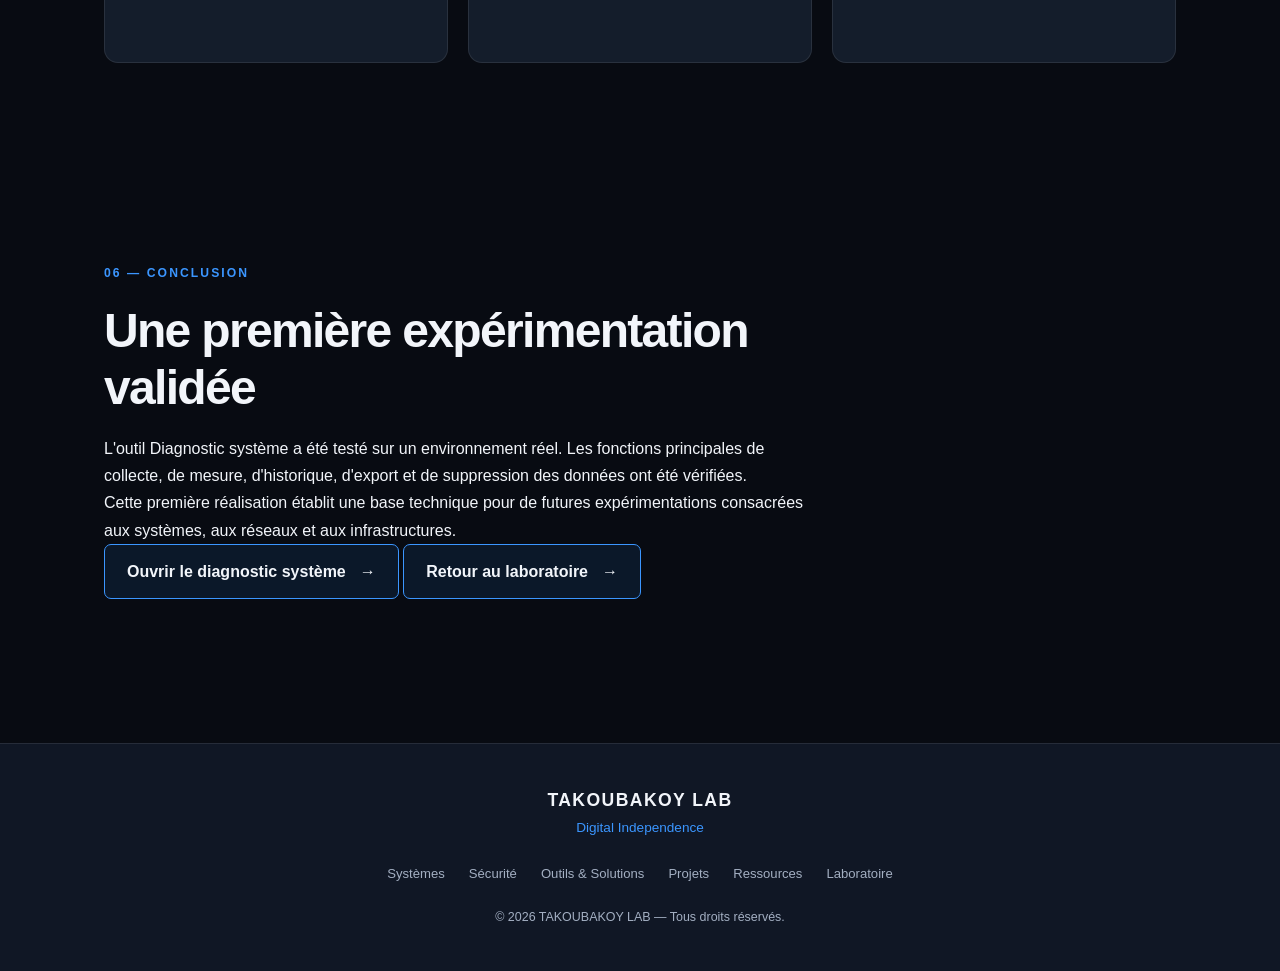
<file: laboratoire/experimentations/diagnostic-systeme.html>
<!DOCTYPE html>
<html lang="fr">

<head>
  <meta charset="UTF-8">
  <meta name="viewport" content="width=device-width, initial-scale=1.0">

  <meta name="description" content="Fiche technique de l'expérimentation 01 de TAKOUBAKOY LAB : conception, méthode de test et résultats du diagnostic système.">
  <meta name="robots" content="index, follow">
  <meta name="theme-color" content="#080b12">

  <link rel="canonical" href="https://takoubakoy90.github.io/takoubakoy-lab/laboratoire/experimentations/diagnostic-systeme.html">

  <meta property="og:type" content="article">
  <meta property="og:title" content="Expérimentation 01 — Diagnostic système">
  <meta property="og:description" content="Documentation technique du développement et de la validation de l'outil Diagnostic système.">
  <meta property="og:site_name" content="TAKOUBAKOY LAB">
  <meta property="og:locale" content="fr_FR">

  <title>Expérimentation 01 — Diagnostic système | TAKOUBAKOY LAB</title>

  <link rel="icon" type="image/svg+xml" href="../../assets/images/favicon.svg">
  <link rel="stylesheet" href="../../assets/css/style.css">
</head>

<body>

  <!-- EN-TÊTE -->
  <header class="site-header">

    <a href="../../index.html" class="brand"
       aria-label="TAKOUBAKOY LAB - Accueil">

      <img
        src="../../assets/images/takoubakoy-lab-logo.svg"
        alt="TAKOUBAKOY LAB — Digital Independence"
        class="brand-logo">

    </a>

    <nav class="main-nav" aria-label="Navigation principale">
      <a href="../../index.html">Accueil</a>
      <a href="../../systemes/">Systèmes</a>
      <a href="../../securite/">Sécurité</a>
      <a href="../../outils-solutions/">Outils & Solutions</a>
      <a href="../../projets/">Projets</a>
      <a href="../../ressources/">Ressources</a>
      <a href="../">Laboratoire</a>
    </nav>

  </header>

  <main>

    <!-- INTRODUCTION -->
    <section class="hero">

      <p class="eyebrow">EXPÉRIMENTATION 01 — FICHE TECHNIQUE</p>

      <h1>
        Diagnostic.<br>
        <span>Mesurer.</span><br>
        Documenter.
      </h1>

      <p class="hero-description">
        Étude technique d'un outil de diagnostic permettant
        d'observer les informations système accessibles
        depuis un navigateur web et de réaliser des tests
        de connexion réseau.
      </p>

      <a href="../../diagnostic/" class="primary-link">
        Accéder à l'outil de diagnostic
        <span aria-hidden="true">→</span>
      </a>

    </section>

    <!-- OBJECTIF -->
    <section class="content-section">

      <div class="section-heading">

        <p class="eyebrow">01 — OBJECTIF</p>

        <h2>Présentation de l'expérimentation</h2>

        <p>
          Cette expérimentation consiste à développer un outil
          web capable de collecter et de présenter les informations
          techniques exposées par le navigateur, puis de mesurer
          certains paramètres de la connexion réseau.
        </p>

      </div>

      <div class="project-panel">

        <span class="project-status">OBJECTIF TECHNIQUE</span>

        <h3>Observer un environnement numérique</h3>

        <p>
          L'objectif est de proposer une interface de diagnostic
          accessible, sans installation de logiciel supplémentaire,
          pour mieux comprendre les caractéristiques disponibles
          d'un environnement informatique.
        </p>

      </div>

    </section>

    <!-- ENVIRONNEMENT -->
    <section class="content-section">

      <div class="section-heading">

        <p class="eyebrow">02 — ENVIRONNEMENT DE TEST</p>

        <h2>Configuration utilisée</h2>

        <p>
          La validation fonctionnelle a été réalisée depuis
          un ordinateur portable sous Windows 11, avec
          Microsoft Edge.
        </p>

      </div>

      <div class="domain-grid">

        <article class="domain-card">
          <span class="card-number">ENVIRONNEMENT 01</span>
          <h3>Système</h3>
          <p>Windows 11</p>
          <p>Microsoft Edge</p>
        </article>

        <article class="domain-card">
          <span class="card-number">ENVIRONNEMENT 02</span>
          <h3>Processeur et mémoire</h3>
          <p>32 processeurs logiques exposés au navigateur.</p>
          <p>32 Go de mémoire estimée exposée.</p>
        </article>

        <article class="domain-card">
          <span class="card-number">ENVIRONNEMENT 03</span>
          <h3>Graphisme</h3>
          <p>NVIDIA GeForce RTX 5060 Laptop GPU.</p>
          <p>WebGL 2.0 disponible.</p>
        </article>

      </div>

      <p>
        <strong>Précision :</strong> les informations relatives
        au nombre de processeurs logiques et à la mémoire sont
        celles exposées par le navigateur. Elles ne constituent
        pas une mesure exhaustive des ressources réellement
        disponibles pour le système.
      </p>

    </section>

    <!-- MÉTHODOLOGIE -->
    <section class="content-section">

      <div class="section-heading">

        <p class="eyebrow">03 — MÉTHODOLOGIE</p>

        <h2>Procédure de validation</h2>

        <p>
          Les essais ont été organisés autour de plusieurs
          fonctions indépendantes de l'outil.
        </p>

      </div>

      <div class="domain-grid">

        <article class="domain-card">
          <span class="card-number">TEST 01</span>
          <h3>Informations système</h3>
          <p>
            Vérification des informations accessibles concernant
            le navigateur, la plateforme, le processeur logique,
            la mémoire estimée et l'affichage.
          </p>
        </article>

        <article class="domain-card">
          <span class="card-number">TEST 02</span>
          <h3>Capacités graphiques</h3>
          <p>
            Vérification de la disponibilité de WebGL 2.0
            et des informations graphiques accessibles.
          </p>
        </article>

        <article class="domain-card">
          <span class="card-number">TEST 03</span>
          <h3>Latence HTTP</h3>
          <p>
            Exécution de requêtes HTTP successives vers
            une ressource du site, avec mesure du temps
            de réponse à l'aide de l'API Performance.
          </p>
        </article>

        <article class="domain-card">
          <span class="card-number">TEST 04</span>
          <h3>Débit réseau</h3>
          <p>
            Téléchargement volontaire d'un échantillon
            de données pouvant atteindre environ 1 Mo,
            avec mesure du débit descendant.
          </p>
        </article>

        <article class="domain-card">
          <span class="card-number">TEST 05</span>
          <h3>Historique et export</h3>
          <p>
            Vérification de l'enregistrement local des mesures,
            de leur affichage dans l'interface et de l'export
            d'un rapport de diagnostic.
          </p>
        </article>

        <article class="domain-card">
          <span class="card-number">TEST 06</span>
          <h3>Gestion des données</h3>
          <p>
            Vérification de la suppression de l'historique
            et de son absence après actualisation de la page.
          </p>
        </article>

      </div>

    </section>

    <!-- RÉSULTATS -->
    <section class="content-section">

      <div class="section-heading">

        <p class="eyebrow">04 — RÉSULTATS OBSERVÉS</p>

        <h2>Mesures de la session de validation</h2>

        <p>
          Les valeurs ci-dessous correspondent à une session
          de test réalisée avec l'outil. Elles décrivent
          les observations de cette session et ne constituent
          pas des performances garanties.
        </p>

      </div>

      <div class="domain-grid">

        <article class="domain-card">
          <span class="card-number">RÉSULTAT 01</span>
          <h3>Latence HTTP</h3>
          <p>Première mesure observée : environ 53 ms.</p>
          <p>Seconde mesure observée : environ 99 ms.</p>
        </article>

        <article class="domain-card">
          <span class="card-number">RÉSULTAT 02</span>
          <h3>Débit descendant</h3>
          <p>Mesure 1 : 15,38 Mbit/s.</p>
          <p>Mesure 2 : 4,46 Mbit/s.</p>
          <p>Mesure 3 : 18,39 Mbit/s.</p>
          <p>Moyenne observée : 12,74 Mbit/s.</p>
        </article>

        <article class="domain-card">
          <span class="card-number">RÉSULTAT 03</span>
          <h3>Informations réseau</h3>
          <p>Débit estimé exposé : 10 Mbit/s.</p>
          <p>Latence estimée : 100 ms.</p>
          <p>Profil réseau exposé : 4G.</p>
        </article>

      </div>

      <div class="project-panel">

        <span class="project-status">OBSERVATION</span>

        <h3>Interprétation des mesures</h3>

        <p>
          Les mesures de débit présentent des variations
          entre les essais. Cette différence peut dépendre
          des conditions réseau au moment du test, de la charge
          de la connexion et des caractéristiques de la ressource
          téléchargée.
        </p>

        <p>
          Les estimations fournies par le navigateur et les
          mesures réalisées par l'outil sont deux informations
          distinctes. Elles ne doivent pas être confondues.
        </p>

      </div>

    </section>

    <!-- LIMITES -->
    <section class="content-section">

      <div class="section-heading">

        <p class="eyebrow">05 — LIMITES TECHNIQUES</p>

        <h2>Comprendre la portée des résultats</h2>

        <p>
          Un diagnostic réalisé dans un navigateur reste
          dépendant des interfaces et des permissions
          exposées par celui-ci.
        </p>

      </div>

      <div class="domain-grid">

        <article class="domain-card">
          <h3>Accès matériel limité</h3>
          <p>
            Le navigateur ne donne pas nécessairement accès
            à toutes les informations physiques du processeur,
            de la mémoire ou de la carte graphique.
          </p>
        </article>

        <article class="domain-card">
          <h3>Mesures variables</h3>
          <p>
            La latence et le débit évoluent selon les conditions
            réseau, la charge du serveur et le moment de la mesure.
          </p>
        </article>

        <article class="domain-card">
          <h3>Portée du test</h3>
          <p>
            Les résultats ne remplacent pas un diagnostic
            matériel spécialisé ni une mesure réseau
            réalisée dans des conditions de laboratoire.
          </p>
        </article>

      </div>

    </section>

    <!-- CONCLUSION -->
    <section class="content-section">

      <div class="section-heading">

        <p class="eyebrow">06 — CONCLUSION</p>

        <h2>Une première expérimentation validée</h2>

        <p>
          L'outil Diagnostic système a été testé sur un
          environnement réel. Les fonctions principales
          de collecte, de mesure, d'historique, d'export
          et de suppression des données ont été vérifiées.
        </p>

        <p>
          Cette première réalisation établit une base technique
          pour de futures expérimentations consacrées
          aux systèmes, aux réseaux et aux infrastructures.
        </p>

        <a href="../../diagnostic/" class="primary-link">
          Ouvrir le diagnostic système
          <span aria-hidden="true">→</span>
        </a>

        <a href="../" class="primary-link">
          Retour au laboratoire
          <span aria-hidden="true">→</span>
        </a>

      </div>

    </section>

  </main>

  <!-- PIED DE PAGE -->
  <footer class="site-footer">

    <p class="footer-brand">TAKOUBAKOY LAB</p>

    <p class="footer-tagline">Digital Independence</p>

    <nav class="footer-nav" aria-label="Navigation de pied de page">
      <a href="../../systemes/">Systèmes</a>
      <a href="../../securite/">Sécurité</a>
      <a href="../../outils-solutions/">Outils & Solutions</a>
      <a href="../../projets/">Projets</a>
      <a href="../../ressources/">Ressources</a>
      <a href="../">Laboratoire</a>
    </nav>

    <p class="footer-copy">
      © 2026 TAKOUBAKOY LAB — Tous droits réservés.
    </p>

  </footer>

</body>
</html>
</file>
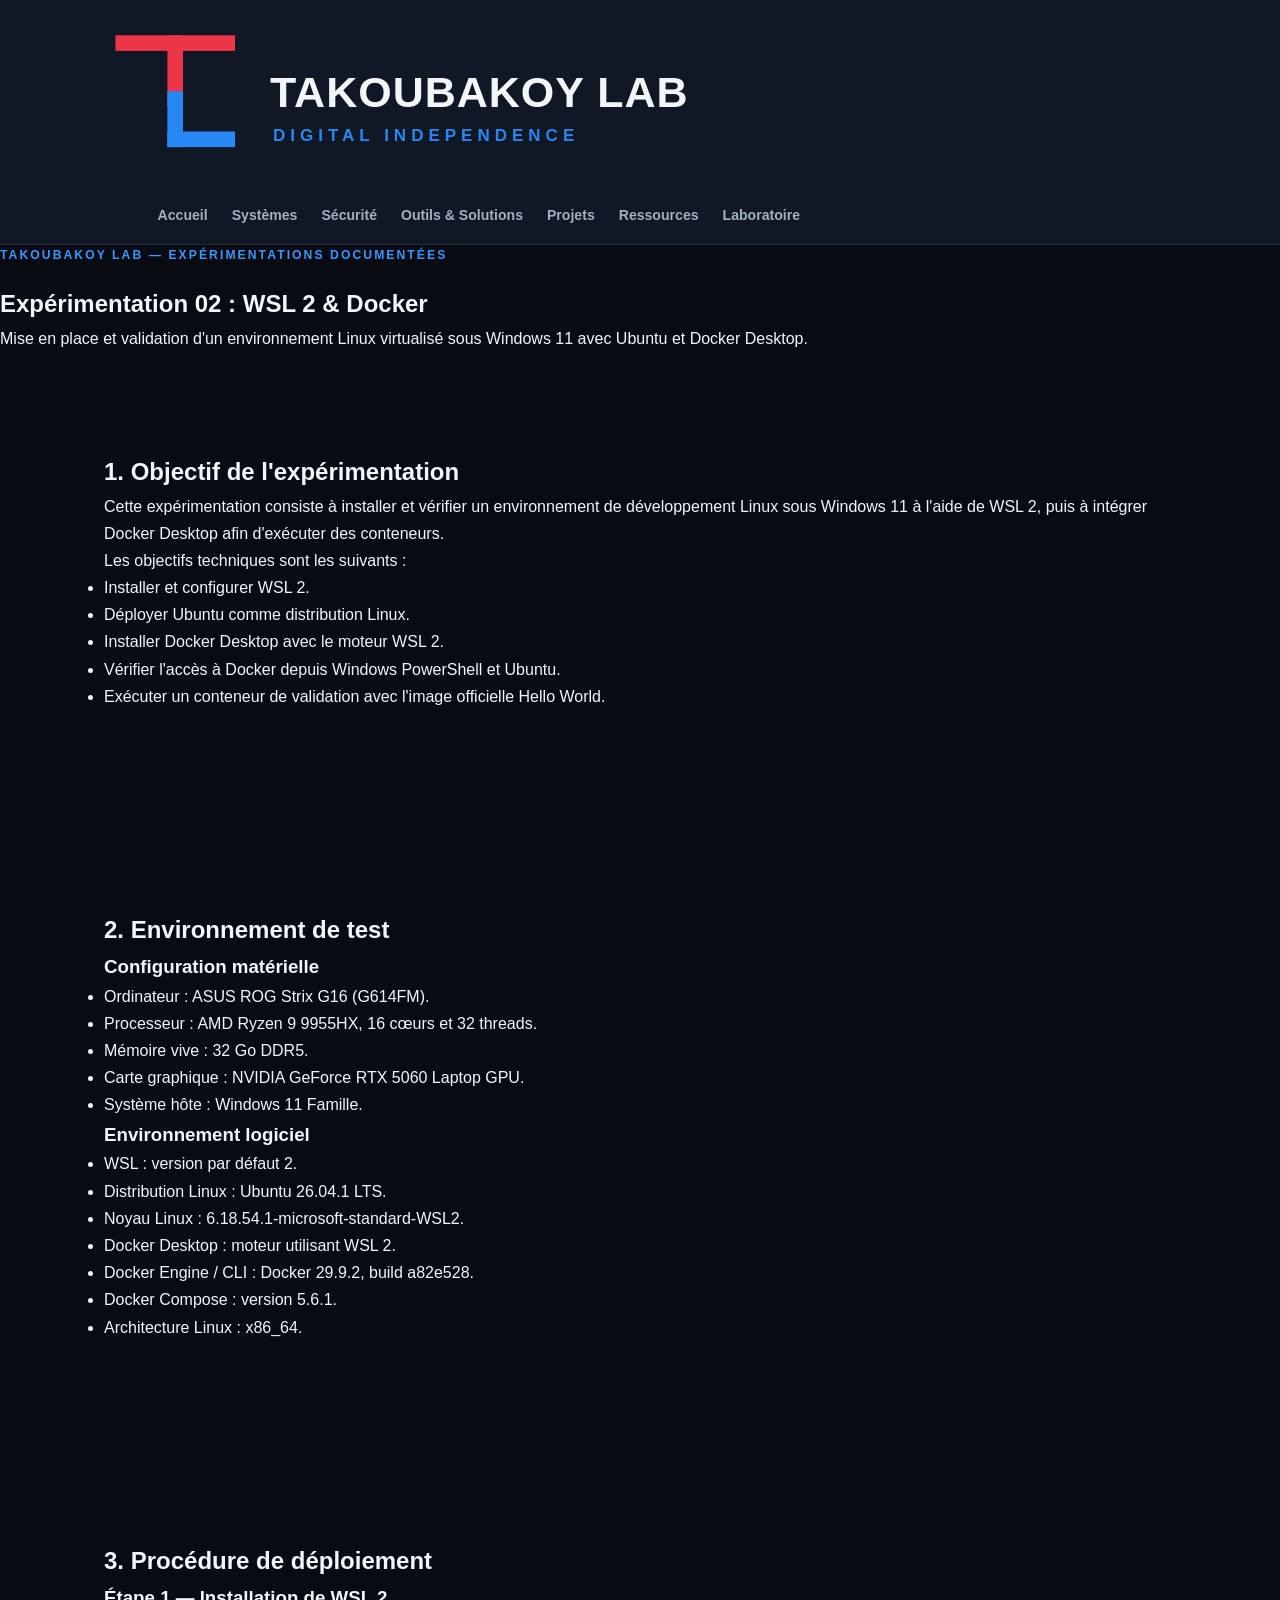
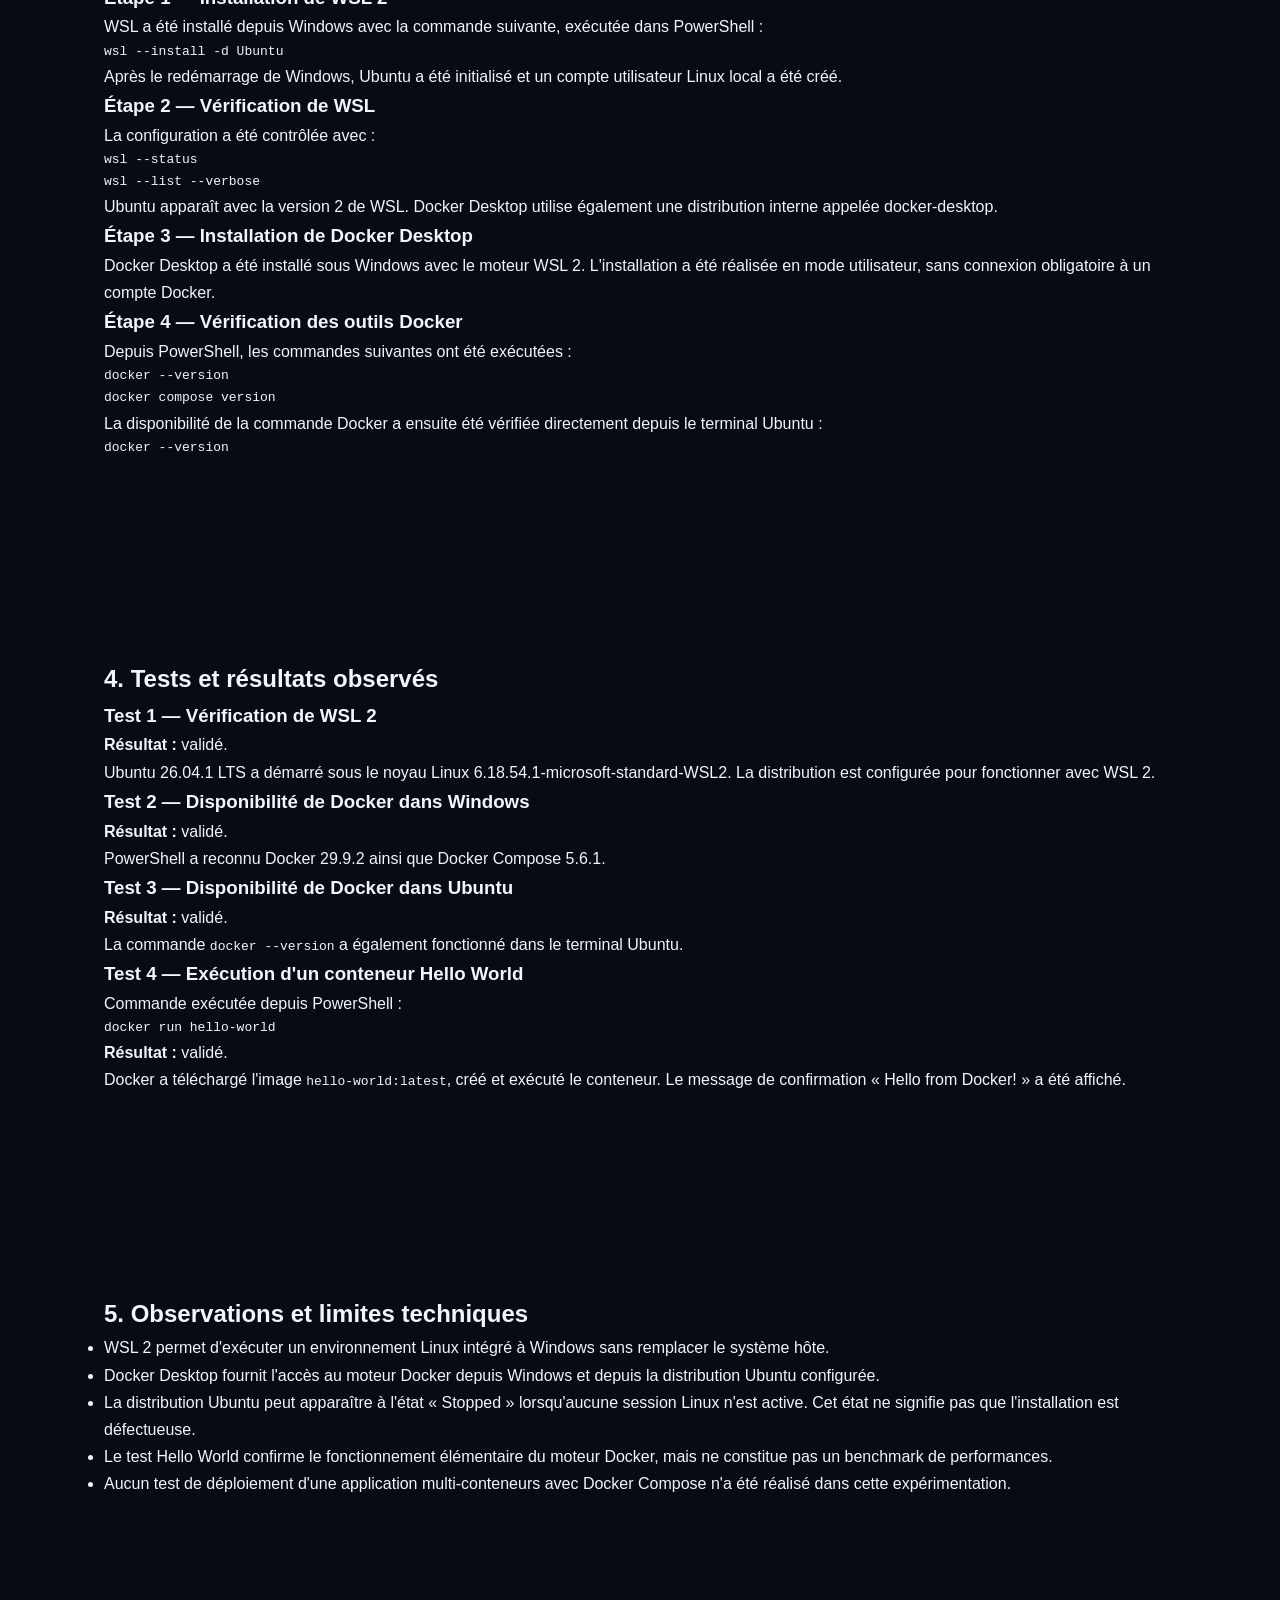
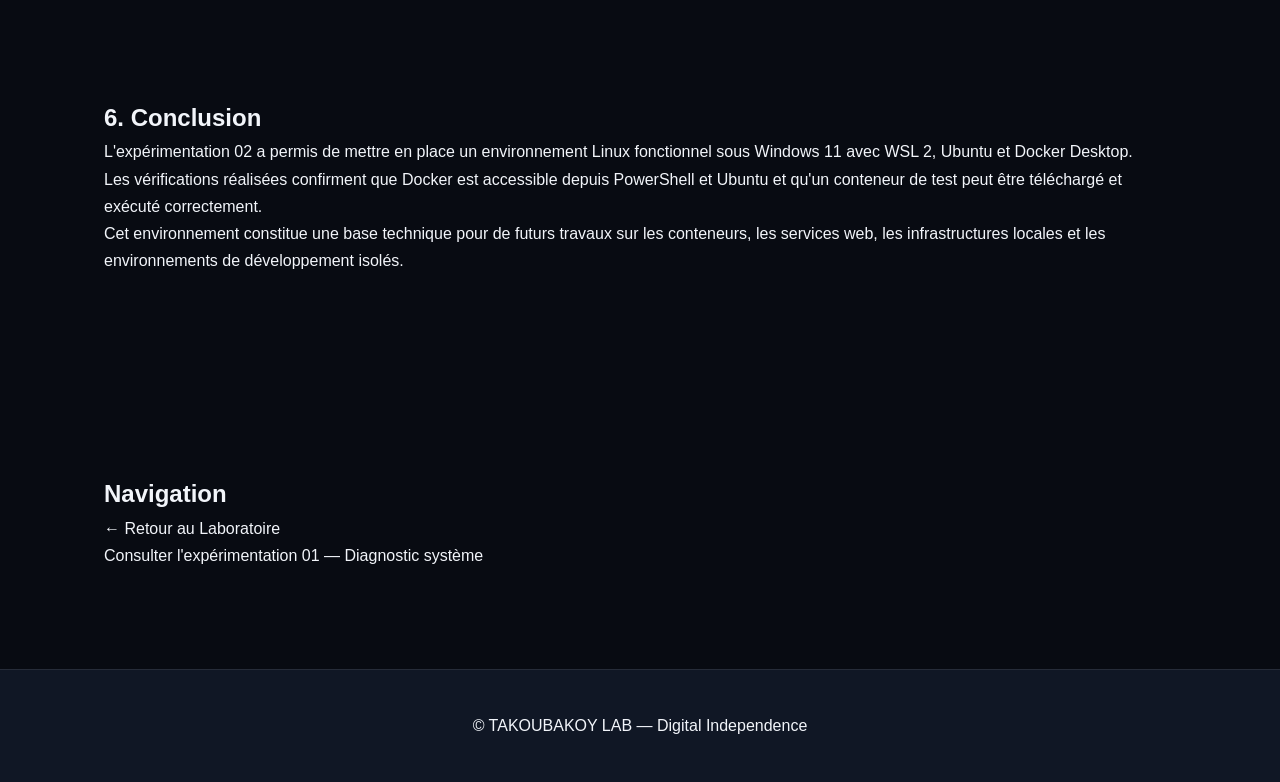
<file: laboratoire/experimentations/environnement-wsl2-docker.html>
<!DOCTYPE html>
<html lang="fr">
<head>
    <meta charset="UTF-8">
    <meta name="viewport" content="width=device-width, initial-scale=1.0">
    <meta name="description" content="Rapport technique de l'expérimentation TAKOUBAKOY LAB consacrée à WSL 2, Ubuntu et Docker Desktop.">
    <title>Expérimentation 02 — WSL 2 & Docker | TAKOUBAKOY LAB</title>
    <link rel="icon" type="image/svg+xml" href="../../assets/images/favicon.svg">
    <link rel="stylesheet" href="../../assets/css/style.css">
</head>
<body>

<header class="site-header">
    <div class="container">
        <a href="../../index.html" class="logo">
            <img src="../../assets/images/takoubakoy-lab-logo.svg" alt="TAKOUBAKOY LAB">
        </a>

        <nav class="main-nav">
            <a href="../../index.html">Accueil</a>
            <a href="../../systemes/">Systèmes</a>
            <a href="../../securite/">Sécurité</a>
            <a href="../../outils-solutions/">Outils & Solutions</a>
            <a href="../../projets/">Projets</a>
            <a href="../../ressources/">Ressources</a>
            <a href="../">Laboratoire</a>
        </nav>
    </div>
</header>

<main class="container">

    <section class="page-hero">
        <p class="eyebrow">TAKOUBAKOY LAB — EXPÉRIMENTATIONS DOCUMENTÉES</p>
        <h1>Expérimentation 02 : WSL 2 & Docker</h1>
        <p>
            Mise en place et validation d'un environnement Linux virtualisé
            sous Windows 11 avec Ubuntu et Docker Desktop.
        </p>
    </section>

    <section class="content-section">
        <h2>1. Objectif de l'expérimentation</h2>
        <p>
            Cette expérimentation consiste à installer et vérifier un environnement
            de développement Linux sous Windows 11 à l'aide de WSL 2, puis à
            intégrer Docker Desktop afin d'exécuter des conteneurs.
        </p>
        <p>Les objectifs techniques sont les suivants :</p>
        <ul>
            <li>Installer et configurer WSL 2.</li>
            <li>Déployer Ubuntu comme distribution Linux.</li>
            <li>Installer Docker Desktop avec le moteur WSL 2.</li>
            <li>Vérifier l'accès à Docker depuis Windows PowerShell et Ubuntu.</li>
            <li>Exécuter un conteneur de validation avec l'image officielle Hello World.</li>
        </ul>
    </section>

    <section class="content-section">
        <h2>2. Environnement de test</h2>

        <h3>Configuration matérielle</h3>
        <ul>
            <li>Ordinateur : ASUS ROG Strix G16 (G614FM).</li>
            <li>Processeur : AMD Ryzen 9 9955HX, 16 cœurs et 32 threads.</li>
            <li>Mémoire vive : 32 Go DDR5.</li>
            <li>Carte graphique : NVIDIA GeForce RTX 5060 Laptop GPU.</li>
            <li>Système hôte : Windows 11 Famille.</li>
        </ul>

        <h3>Environnement logiciel</h3>
        <ul>
            <li>WSL : version par défaut 2.</li>
            <li>Distribution Linux : Ubuntu 26.04.1 LTS.</li>
            <li>Noyau Linux : 6.18.54.1-microsoft-standard-WSL2.</li>
            <li>Docker Desktop : moteur utilisant WSL 2.</li>
            <li>Docker Engine / CLI : Docker 29.9.2, build a82e528.</li>
            <li>Docker Compose : version 5.6.1.</li>
            <li>Architecture Linux : x86_64.</li>
        </ul>
    </section>

    <section class="content-section">
        <h2>3. Procédure de déploiement</h2>

        <h3>Étape 1 — Installation de WSL 2</h3>
        <p>
            WSL a été installé depuis Windows avec la commande suivante,
            exécutée dans PowerShell :
        </p>
        <pre><code>wsl --install -d Ubuntu</code></pre>

        <p>
            Après le redémarrage de Windows, Ubuntu a été initialisé et
            un compte utilisateur Linux local a été créé.
        </p>

        <h3>Étape 2 — Vérification de WSL</h3>
        <p>La configuration a été contrôlée avec :</p>
        <pre><code>wsl --status
wsl --list --verbose</code></pre>

        <p>
            Ubuntu apparaît avec la version 2 de WSL. Docker Desktop utilise
            également une distribution interne appelée docker-desktop.
        </p>

        <h3>Étape 3 — Installation de Docker Desktop</h3>
        <p>
            Docker Desktop a été installé sous Windows avec le moteur WSL 2.
            L'installation a été réalisée en mode utilisateur, sans connexion
            obligatoire à un compte Docker.
        </p>

        <h3>Étape 4 — Vérification des outils Docker</h3>
        <p>Depuis PowerShell, les commandes suivantes ont été exécutées :</p>
        <pre><code>docker --version
docker compose version</code></pre>

        <p>
            La disponibilité de la commande Docker a ensuite été vérifiée
            directement depuis le terminal Ubuntu :
        </p>
        <pre><code>docker --version</code></pre>
    </section>

    <section class="content-section">
        <h2>4. Tests et résultats observés</h2>

        <h3>Test 1 — Vérification de WSL 2</h3>
        <p><strong>Résultat :</strong> validé.</p>
        <p>
            Ubuntu 26.04.1 LTS a démarré sous le noyau Linux
            6.18.54.1-microsoft-standard-WSL2. La distribution est
            configurée pour fonctionner avec WSL 2.
        </p>

        <h3>Test 2 — Disponibilité de Docker dans Windows</h3>
        <p><strong>Résultat :</strong> validé.</p>
        <p>
            PowerShell a reconnu Docker 29.9.2 ainsi que Docker Compose 5.6.1.
        </p>

        <h3>Test 3 — Disponibilité de Docker dans Ubuntu</h3>
        <p><strong>Résultat :</strong> validé.</p>
        <p>
            La commande <code>docker --version</code> a également fonctionné
            dans le terminal Ubuntu.
        </p>

        <h3>Test 4 — Exécution d'un conteneur Hello World</h3>
        <p>Commande exécutée depuis PowerShell :</p>
        <pre><code>docker run hello-world</code></pre>

        <p><strong>Résultat :</strong> validé.</p>
        <p>
            Docker a téléchargé l'image <code>hello-world:latest</code>,
            créé et exécuté le conteneur. Le message de confirmation
            « Hello from Docker! » a été affiché.
        </p>
    </section>

    <section class="content-section">
        <h2>5. Observations et limites techniques</h2>
        <ul>
            <li>
                WSL 2 permet d'exécuter un environnement Linux intégré à Windows
                sans remplacer le système hôte.
            </li>
            <li>
                Docker Desktop fournit l'accès au moteur Docker depuis Windows
                et depuis la distribution Ubuntu configurée.
            </li>
            <li>
                La distribution Ubuntu peut apparaître à l'état « Stopped »
                lorsqu'aucune session Linux n'est active. Cet état ne signifie
                pas que l'installation est défectueuse.
            </li>
            <li>
                Le test Hello World confirme le fonctionnement élémentaire
                du moteur Docker, mais ne constitue pas un benchmark de
                performances.
            </li>
            <li>
                Aucun test de déploiement d'une application multi-conteneurs
                avec Docker Compose n'a été réalisé dans cette expérimentation.
            </li>
        </ul>
    </section>

    <section class="content-section">
        <h2>6. Conclusion</h2>
        <p>
            L'expérimentation 02 a permis de mettre en place un environnement
            Linux fonctionnel sous Windows 11 avec WSL 2, Ubuntu et Docker Desktop.
        </p>
        <p>
            Les vérifications réalisées confirment que Docker est accessible
            depuis PowerShell et Ubuntu et qu'un conteneur de test peut être
            téléchargé et exécuté correctement.
        </p>
        <p>
            Cet environnement constitue une base technique pour de futurs
            travaux sur les conteneurs, les services web, les infrastructures
            locales et les environnements de développement isolés.
        </p>
    </section>

    <section class="content-section">
        <h2>Navigation</h2>
        <p>
            <a href="../">← Retour au Laboratoire</a>
        </p>
        <p>
            <a href="diagnostic-systeme.html">Consulter l'expérimentation 01 — Diagnostic système</a>
        </p>
    </section>

</main>

<footer class="site-footer">
    <div class="container">
        <p>© TAKOUBAKOY LAB — Digital Independence</p>
    </div>
</footer>

</body>
</html>
</file>
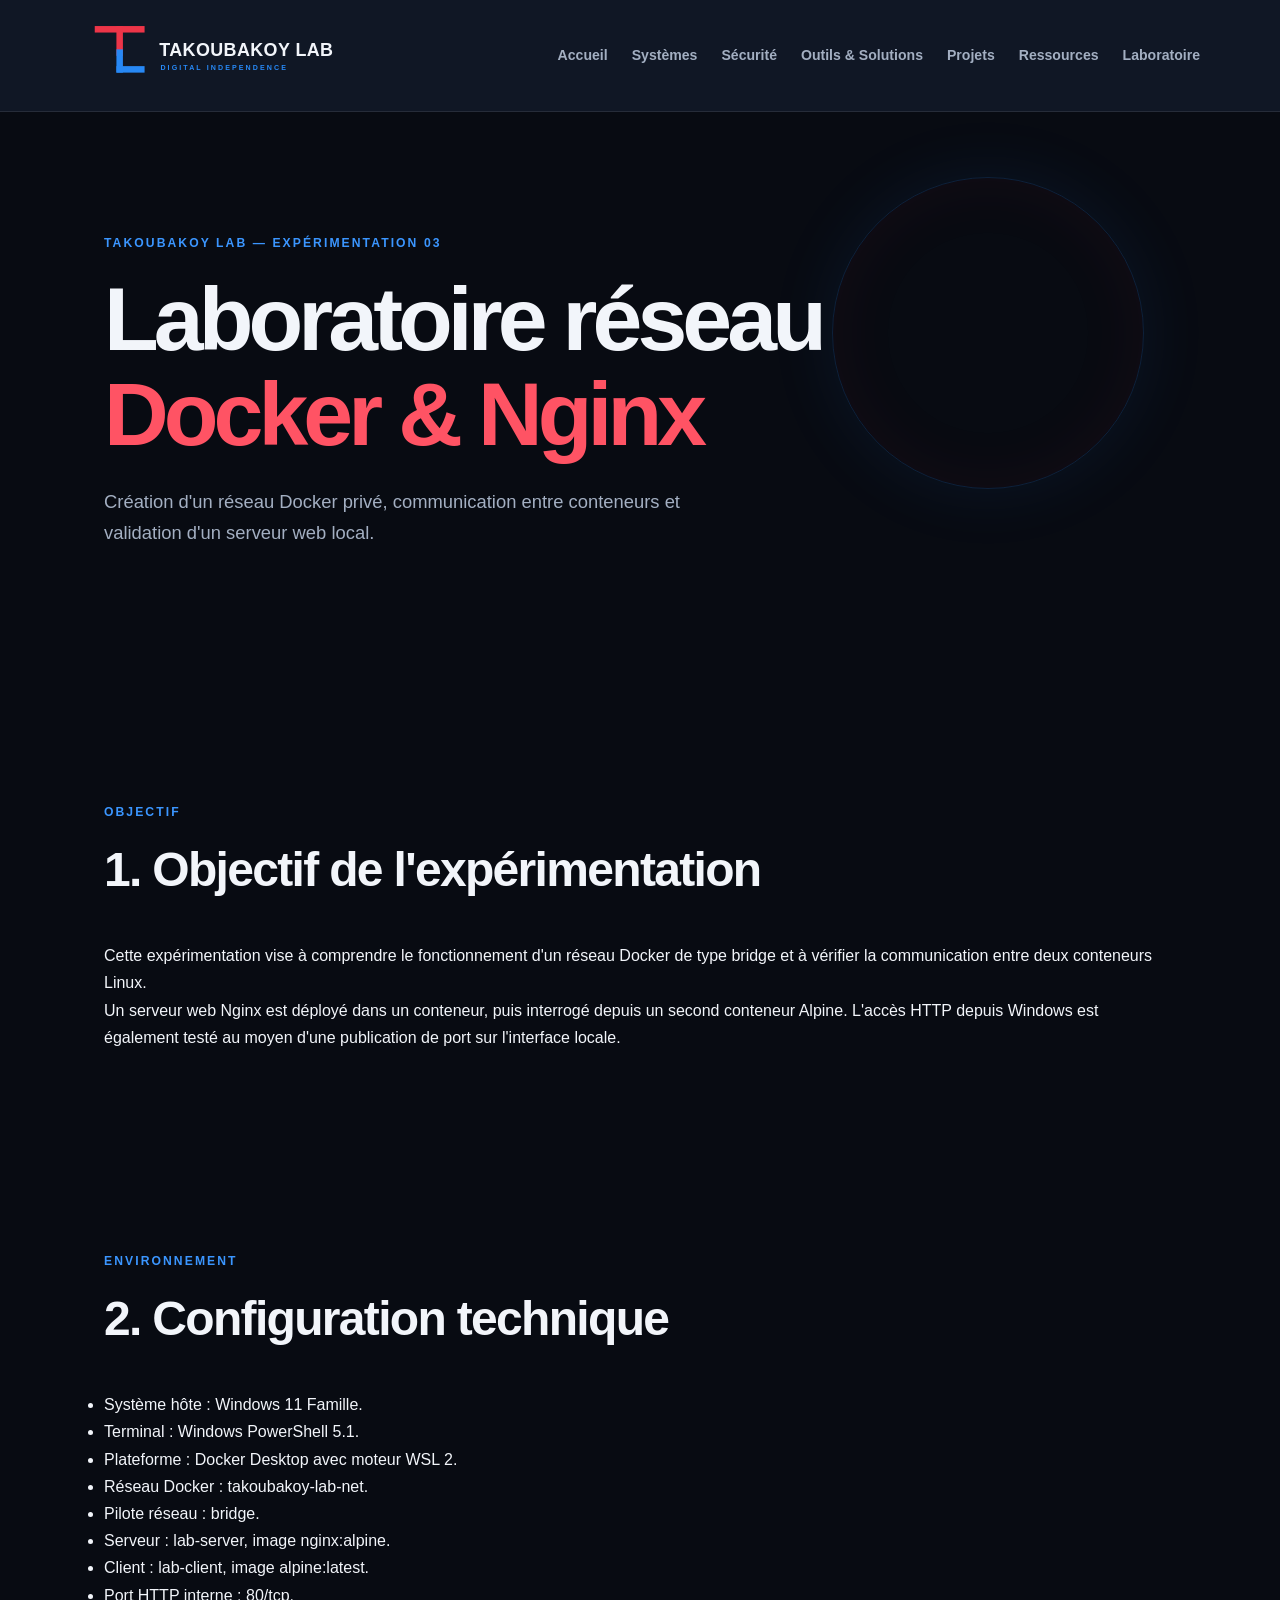
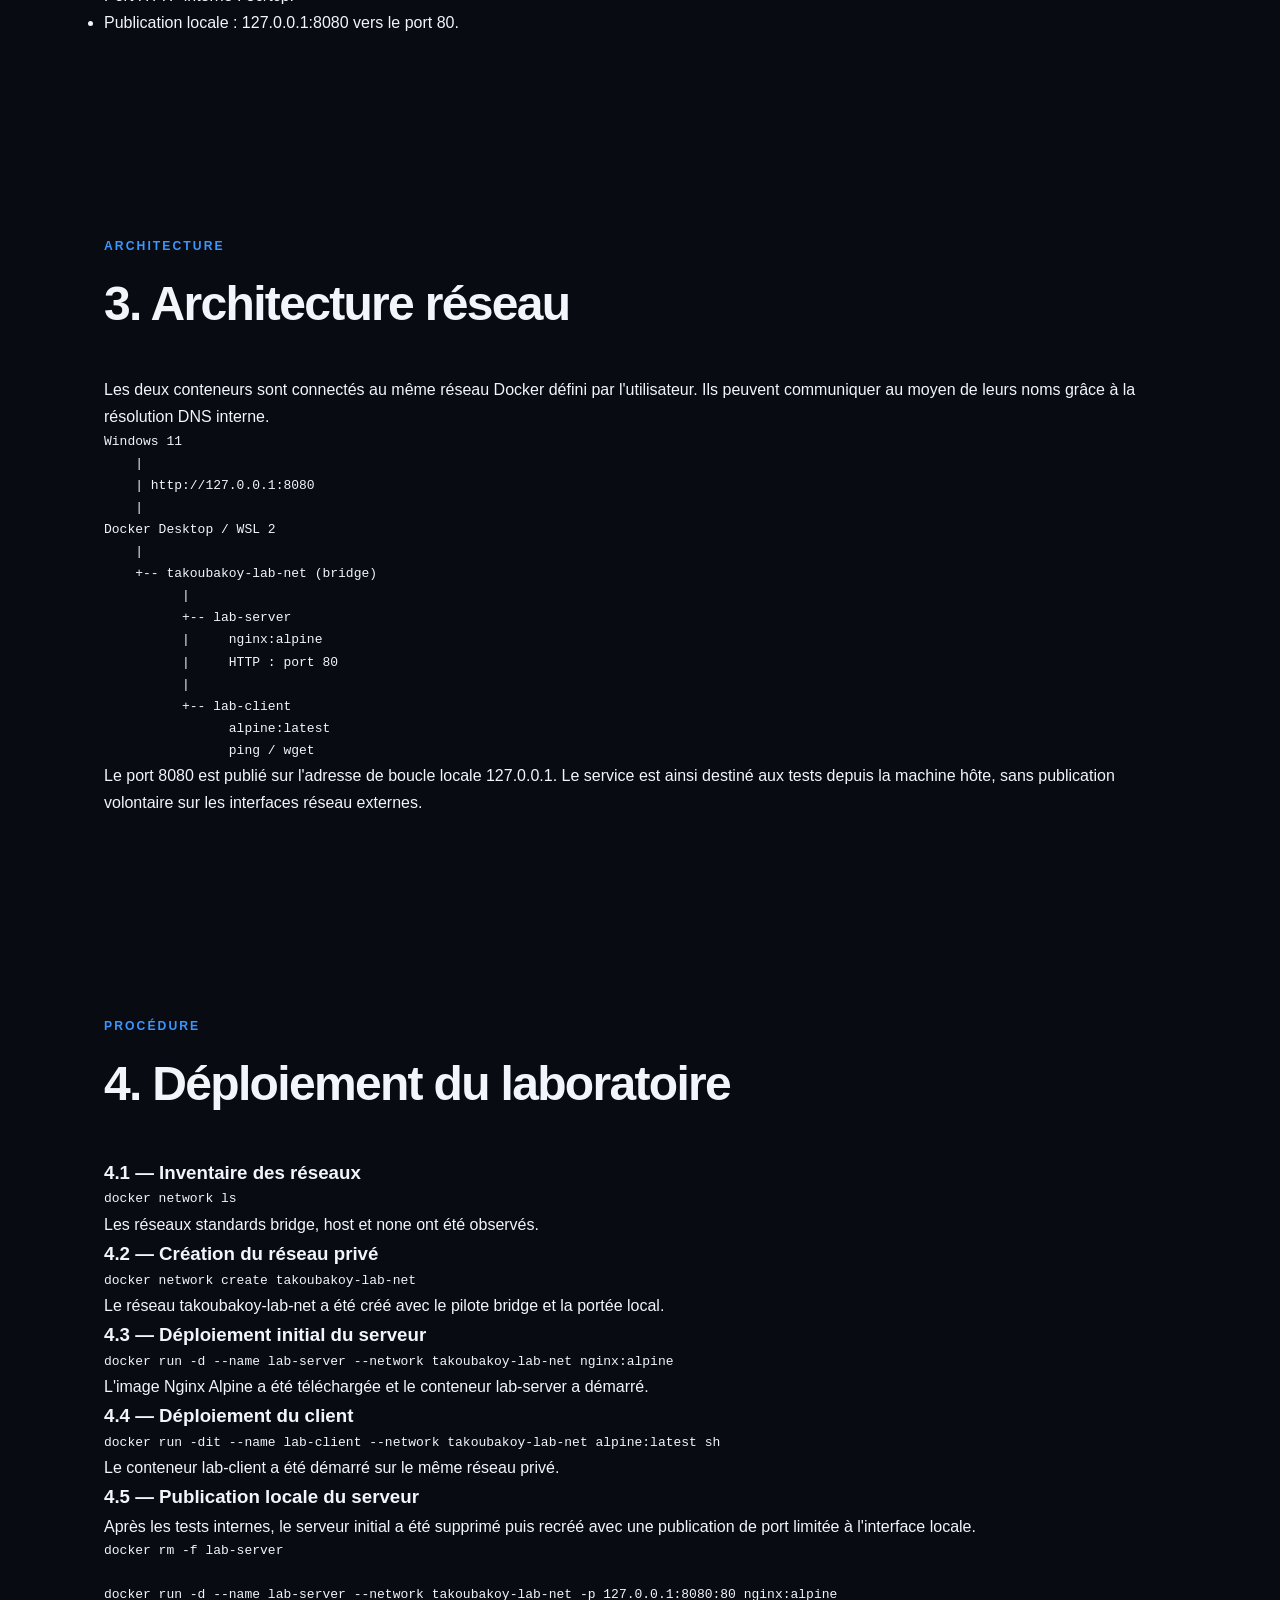
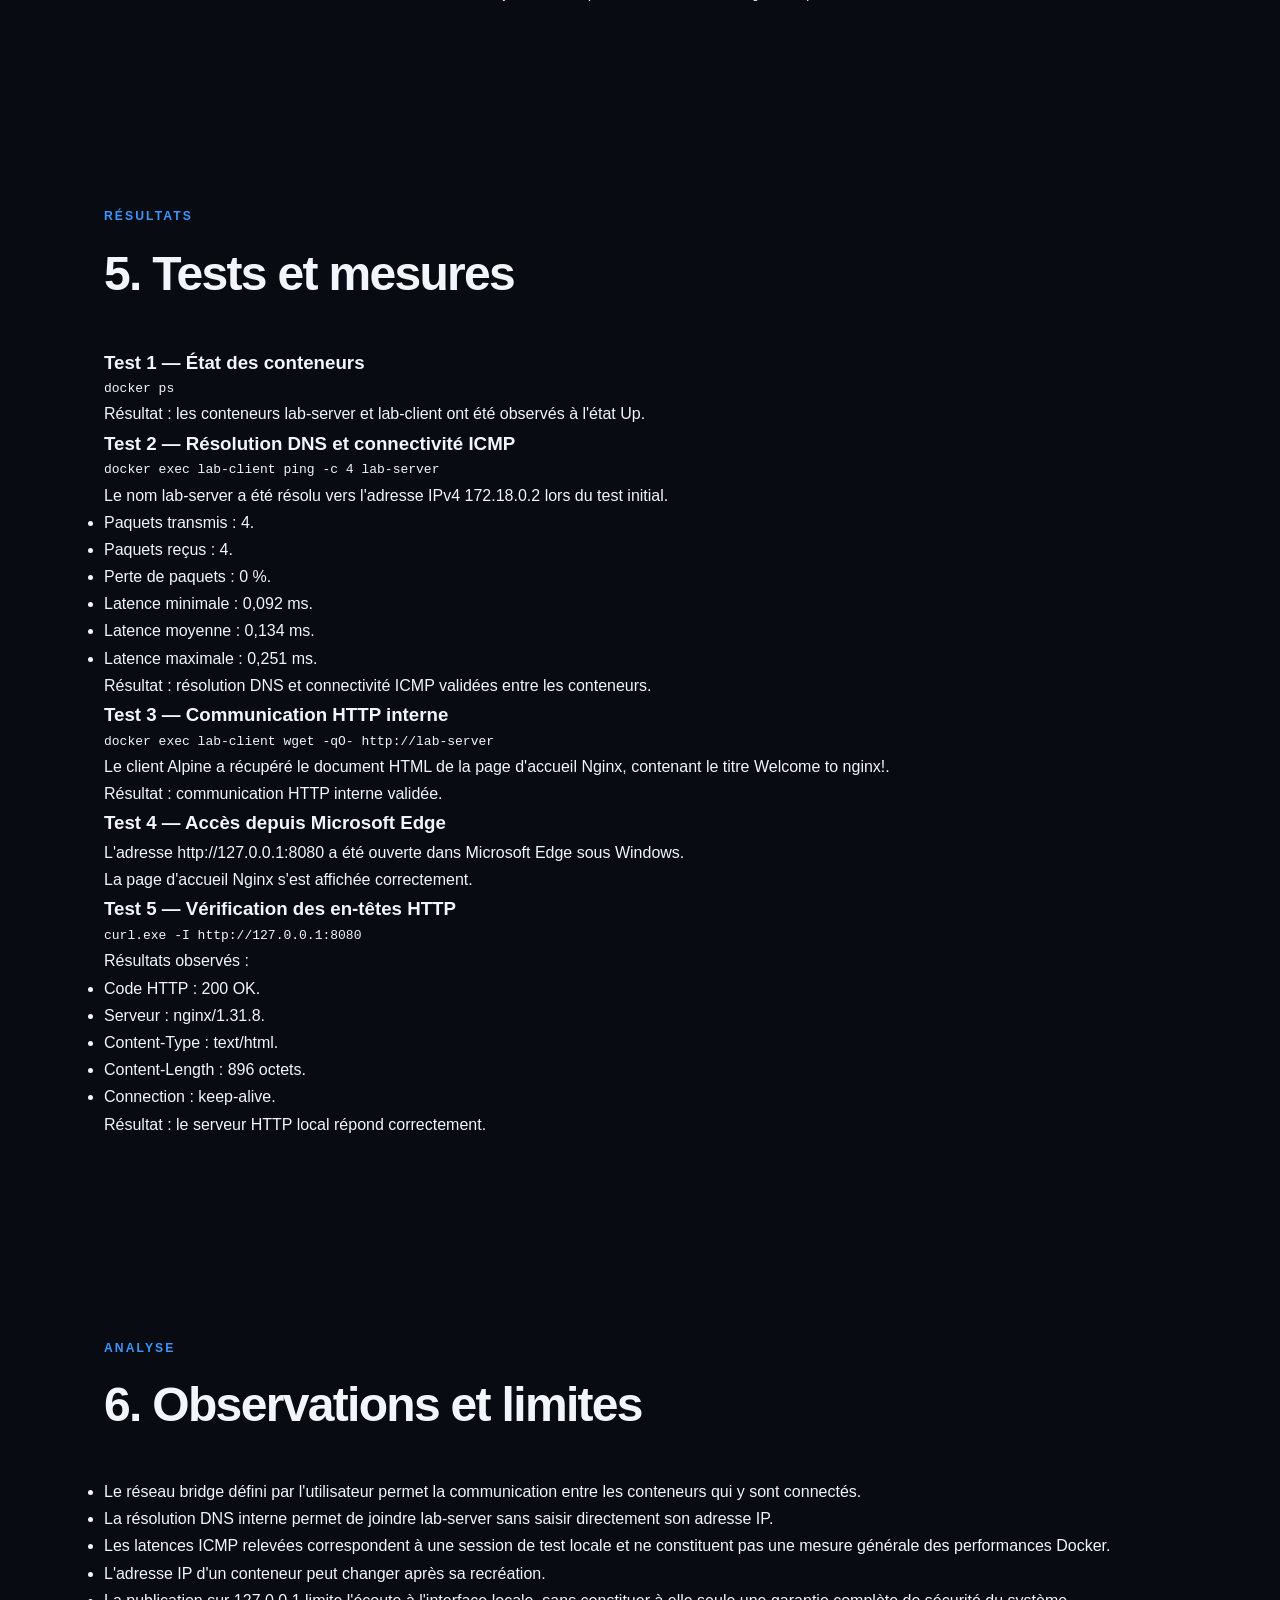
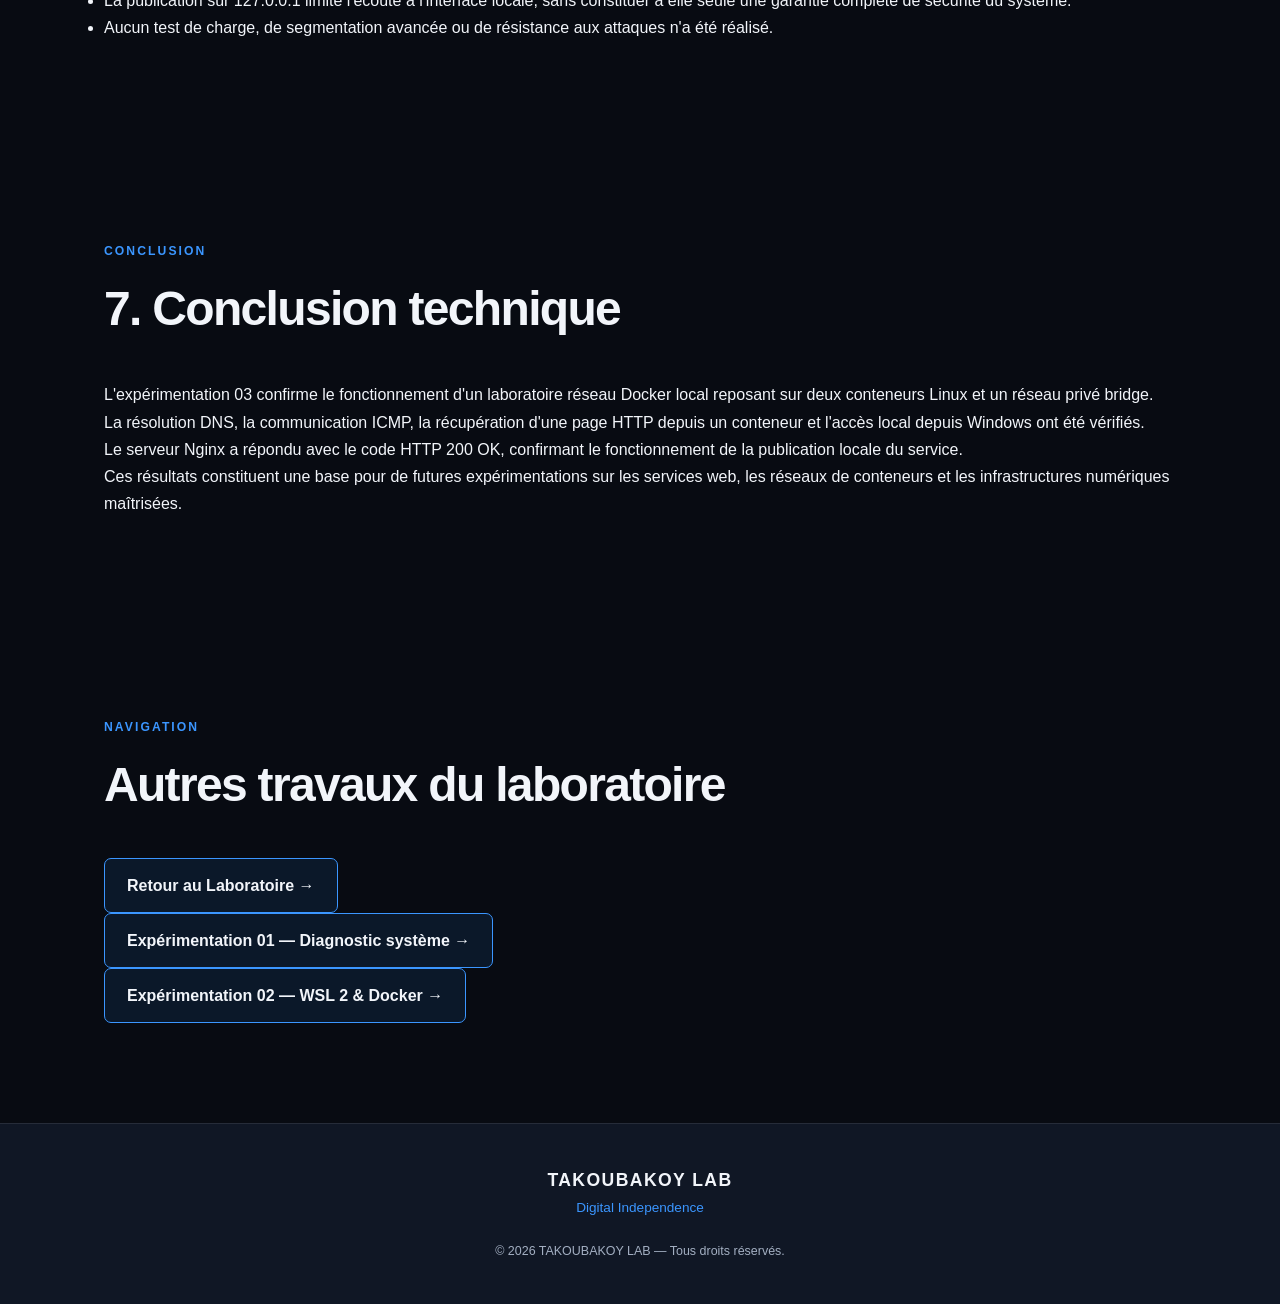
<file: laboratoire/experimentations/laboratoire-reseau-docker.html>
<!DOCTYPE html>
<html lang="fr">

<head>
  <meta charset="UTF-8">
  <meta name="viewport" content="width=device-width, initial-scale=1.0">

  <meta name="description" content="Rapport technique de l'expérimentation 03 de TAKOUBAKOY LAB : réseau privé Docker, communication entre conteneurs et serveur Nginx local.">

  <title>Expérimentation 03 — Laboratoire réseau Docker | TAKOUBAKOY LAB</title>

  <link rel="icon" type="image/svg+xml" href="../../assets/images/favicon.svg">
  <link rel="stylesheet" href="../../assets/css/style.css">
</head>

<body>

  <header class="site-header">

    <a href="../../index.html" class="brand" aria-label="TAKOUBAKOY LAB — Accueil">
      <img
        src="../../assets/images/takoubakoy-lab-logo.svg"
        alt="TAKOUBAKOY LAB — Digital Independence"
        class="brand-logo">
    </a>

    <nav class="main-nav" aria-label="Navigation principale">
      <a href="../../index.html">Accueil</a>
      <a href="../../systemes/">Systèmes</a>
      <a href="../../securite/">Sécurité</a>
      <a href="../../outils-solutions/">Outils & Solutions</a>
      <a href="../../projets/">Projets</a>
      <a href="../../ressources/">Ressources</a>
      <a href="../">Laboratoire</a>
    </nav>

  </header>

  <main>

    <section class="hero">

      <p class="eyebrow">TAKOUBAKOY LAB — EXPÉRIMENTATION 03</p>

      <h1>Laboratoire réseau<br><span>Docker & Nginx</span></h1>

      <p class="hero-description">
        Création d'un réseau Docker privé, communication entre
        conteneurs et validation d'un serveur web local.
      </p>

    </section>

    <section class="content-section">

      <div class="section-heading">
        <p class="eyebrow">OBJECTIF</p>
        <h2>1. Objectif de l'expérimentation</h2>
      </div>

      <p>
        Cette expérimentation vise à comprendre le fonctionnement
        d'un réseau Docker de type bridge et à vérifier la
        communication entre deux conteneurs Linux.
      </p>

      <p>
        Un serveur web Nginx est déployé dans un conteneur,
        puis interrogé depuis un second conteneur Alpine.
        L'accès HTTP depuis Windows est également testé
        au moyen d'une publication de port sur l'interface locale.
      </p>

    </section>

    <section class="content-section">

      <div class="section-heading">
        <p class="eyebrow">ENVIRONNEMENT</p>
        <h2>2. Configuration technique</h2>
      </div>

      <ul>
        <li>Système hôte : Windows 11 Famille.</li>
        <li>Terminal : Windows PowerShell 5.1.</li>
        <li>Plateforme : Docker Desktop avec moteur WSL 2.</li>
        <li>Réseau Docker : takoubakoy-lab-net.</li>
        <li>Pilote réseau : bridge.</li>
        <li>Serveur : lab-server, image nginx:alpine.</li>
        <li>Client : lab-client, image alpine:latest.</li>
        <li>Port HTTP interne : 80/tcp.</li>
        <li>Publication locale : 127.0.0.1:8080 vers le port 80.</li>
      </ul>

    </section>

    <section class="content-section">

      <div class="section-heading">
        <p class="eyebrow">ARCHITECTURE</p>
        <h2>3. Architecture réseau</h2>
      </div>

      <p>
        Les deux conteneurs sont connectés au même réseau
        Docker défini par l'utilisateur. Ils peuvent communiquer
        au moyen de leurs noms grâce à la résolution DNS interne.
      </p>

      <pre><code>Windows 11
    |
    | http://127.0.0.1:8080
    |
Docker Desktop / WSL 2
    |
    +-- takoubakoy-lab-net (bridge)
          |
          +-- lab-server
          |     nginx:alpine
          |     HTTP : port 80
          |
          +-- lab-client
                alpine:latest
                ping / wget</code></pre>

      <p>
        Le port 8080 est publié sur l'adresse de boucle locale
        127.0.0.1. Le service est ainsi destiné aux tests
        depuis la machine hôte, sans publication volontaire
        sur les interfaces réseau externes.
      </p>

    </section>

    <section class="content-section">

      <div class="section-heading">
        <p class="eyebrow">PROCÉDURE</p>
        <h2>4. Déploiement du laboratoire</h2>
      </div>

      <h3>4.1 — Inventaire des réseaux</h3>

      <pre><code>docker network ls</code></pre>

      <p>
        Les réseaux standards bridge, host et none
        ont été observés.
      </p>

      <h3>4.2 — Création du réseau privé</h3>

      <pre><code>docker network create takoubakoy-lab-net</code></pre>

      <p>
        Le réseau takoubakoy-lab-net a été créé avec
        le pilote bridge et la portée local.
      </p>

      <h3>4.3 — Déploiement initial du serveur</h3>

      <pre><code>docker run -d --name lab-server --network takoubakoy-lab-net nginx:alpine</code></pre>

      <p>
        L'image Nginx Alpine a été téléchargée et
        le conteneur lab-server a démarré.
      </p>

      <h3>4.4 — Déploiement du client</h3>

      <pre><code>docker run -dit --name lab-client --network takoubakoy-lab-net alpine:latest sh</code></pre>

      <p>
        Le conteneur lab-client a été démarré
        sur le même réseau privé.
      </p>

      <h3>4.5 — Publication locale du serveur</h3>

      <p>
        Après les tests internes, le serveur initial
        a été supprimé puis recréé avec une publication
        de port limitée à l'interface locale.
      </p>

      <pre><code>docker rm -f lab-server

docker run -d --name lab-server --network takoubakoy-lab-net -p 127.0.0.1:8080:80 nginx:alpine</code></pre>

    </section>

    <section class="content-section">

      <div class="section-heading">
        <p class="eyebrow">RÉSULTATS</p>
        <h2>5. Tests et mesures</h2>
      </div>

      <h3>Test 1 — État des conteneurs</h3>

      <pre><code>docker ps</code></pre>

      <p>
        Résultat : les conteneurs lab-server et lab-client
        ont été observés à l'état Up.
      </p>

      <h3>Test 2 — Résolution DNS et connectivité ICMP</h3>

      <pre><code>docker exec lab-client ping -c 4 lab-server</code></pre>

      <p>
        Le nom lab-server a été résolu vers
        l'adresse IPv4 172.18.0.2 lors du test initial.
      </p>

      <ul>
        <li>Paquets transmis : 4.</li>
        <li>Paquets reçus : 4.</li>
        <li>Perte de paquets : 0 %.</li>
        <li>Latence minimale : 0,092 ms.</li>
        <li>Latence moyenne : 0,134 ms.</li>
        <li>Latence maximale : 0,251 ms.</li>
      </ul>

      <p>
        Résultat : résolution DNS et connectivité ICMP
        validées entre les conteneurs.
      </p>

      <h3>Test 3 — Communication HTTP interne</h3>

      <pre><code>docker exec lab-client wget -qO- http://lab-server</code></pre>

      <p>
        Le client Alpine a récupéré le document HTML
        de la page d'accueil Nginx, contenant
        le titre Welcome to nginx!.
      </p>

      <p>
        Résultat : communication HTTP interne validée.
      </p>

      <h3>Test 4 — Accès depuis Microsoft Edge</h3>

      <p>
        L'adresse http://127.0.0.1:8080 a été ouverte
        dans Microsoft Edge sous Windows.
      </p>

      <p>
        La page d'accueil Nginx s'est affichée correctement.
      </p>

      <h3>Test 5 — Vérification des en-têtes HTTP</h3>

      <pre><code>curl.exe -I http://127.0.0.1:8080</code></pre>

      <p>Résultats observés :</p>

      <ul>
        <li>Code HTTP : 200 OK.</li>
        <li>Serveur : nginx/1.31.8.</li>
        <li>Content-Type : text/html.</li>
        <li>Content-Length : 896 octets.</li>
        <li>Connection : keep-alive.</li>
      </ul>

      <p>
        Résultat : le serveur HTTP local répond correctement.
      </p>

    </section>

    <section class="content-section">

      <div class="section-heading">
        <p class="eyebrow">ANALYSE</p>
        <h2>6. Observations et limites</h2>
      </div>

      <ul>
        <li>
          Le réseau bridge défini par l'utilisateur permet
          la communication entre les conteneurs qui y sont connectés.
        </li>
        <li>
          La résolution DNS interne permet de joindre
          lab-server sans saisir directement son adresse IP.
        </li>
        <li>
          Les latences ICMP relevées correspondent à une
          session de test locale et ne constituent pas
          une mesure générale des performances Docker.
        </li>
        <li>
          L'adresse IP d'un conteneur peut changer
          après sa recréation.
        </li>
        <li>
          La publication sur 127.0.0.1 limite l'écoute
          à l'interface locale, sans constituer à elle seule
          une garantie complète de sécurité du système.
        </li>
        <li>
          Aucun test de charge, de segmentation avancée
          ou de résistance aux attaques n'a été réalisé.
        </li>
      </ul>

    </section>

    <section class="content-section">

      <div class="section-heading">
        <p class="eyebrow">CONCLUSION</p>
        <h2>7. Conclusion technique</h2>
      </div>

      <p>
        L'expérimentation 03 confirme le fonctionnement
        d'un laboratoire réseau Docker local reposant
        sur deux conteneurs Linux et un réseau privé bridge.
      </p>

      <p>
        La résolution DNS, la communication ICMP,
        la récupération d'une page HTTP depuis un conteneur
        et l'accès local depuis Windows ont été vérifiés.
      </p>

      <p>
        Le serveur Nginx a répondu avec le code HTTP 200 OK,
        confirmant le fonctionnement de la publication
        locale du service.
      </p>

      <p>
        Ces résultats constituent une base pour de futures
        expérimentations sur les services web,
        les réseaux de conteneurs et les infrastructures
        numériques maîtrisées.
      </p>

    </section>

    <section class="content-section">

      <div class="section-heading">
        <p class="eyebrow">NAVIGATION</p>
        <h2>Autres travaux du laboratoire</h2>
      </div>

      <p>
        <a href="../" class="primary-link">
          Retour au Laboratoire →
        </a>
      </p>

      <p>
        <a href="diagnostic-systeme.html" class="primary-link">
          Expérimentation 01 — Diagnostic système →
        </a>
      </p>

      <p>
        <a href="environnement-wsl2-docker.html" class="primary-link">
          Expérimentation 02 — WSL 2 & Docker →
        </a>
      </p>

    </section>

  </main>

  <footer class="site-footer">

    <p class="footer-brand">TAKOUBAKOY LAB</p>
    <p class="footer-tagline">Digital Independence</p>

    <p class="footer-copy">
      © 2026 TAKOUBAKOY LAB — Tous droits réservés.
    </p>

  </footer>

</body>
</html>
</file>
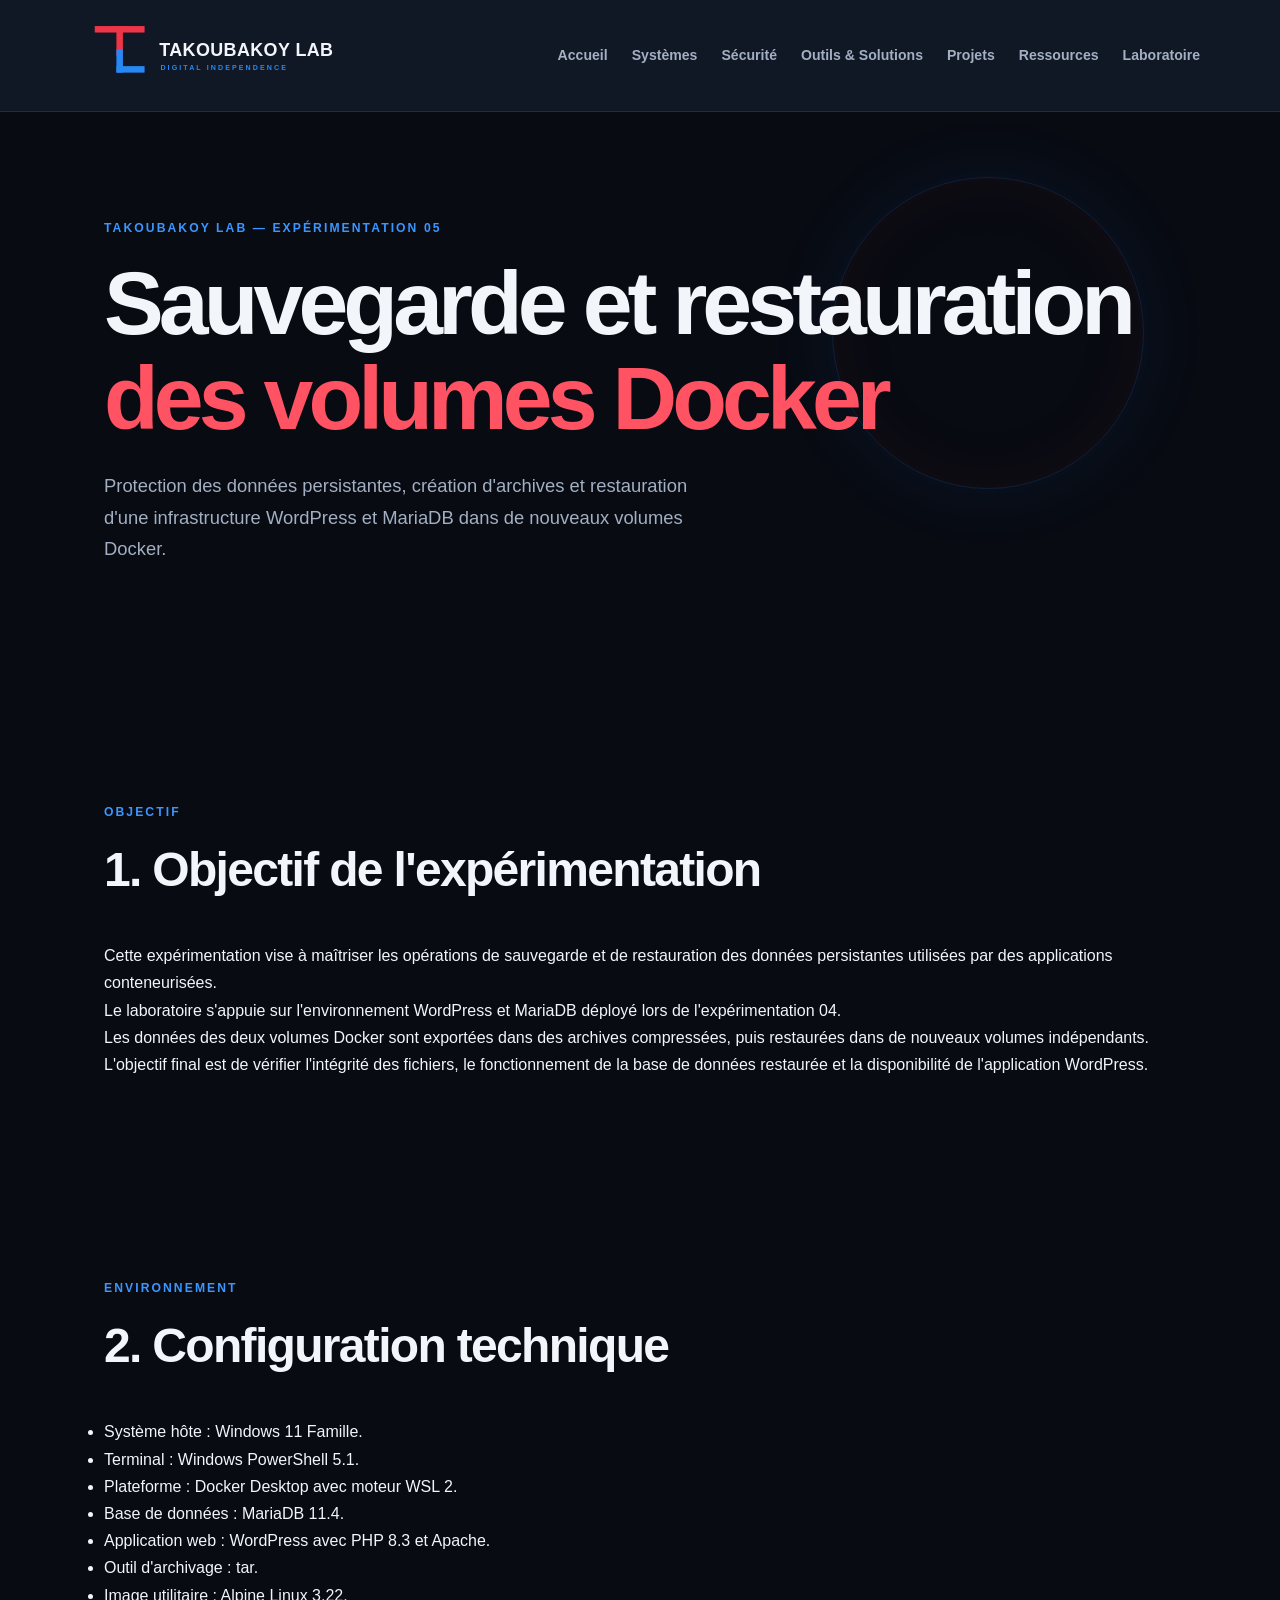
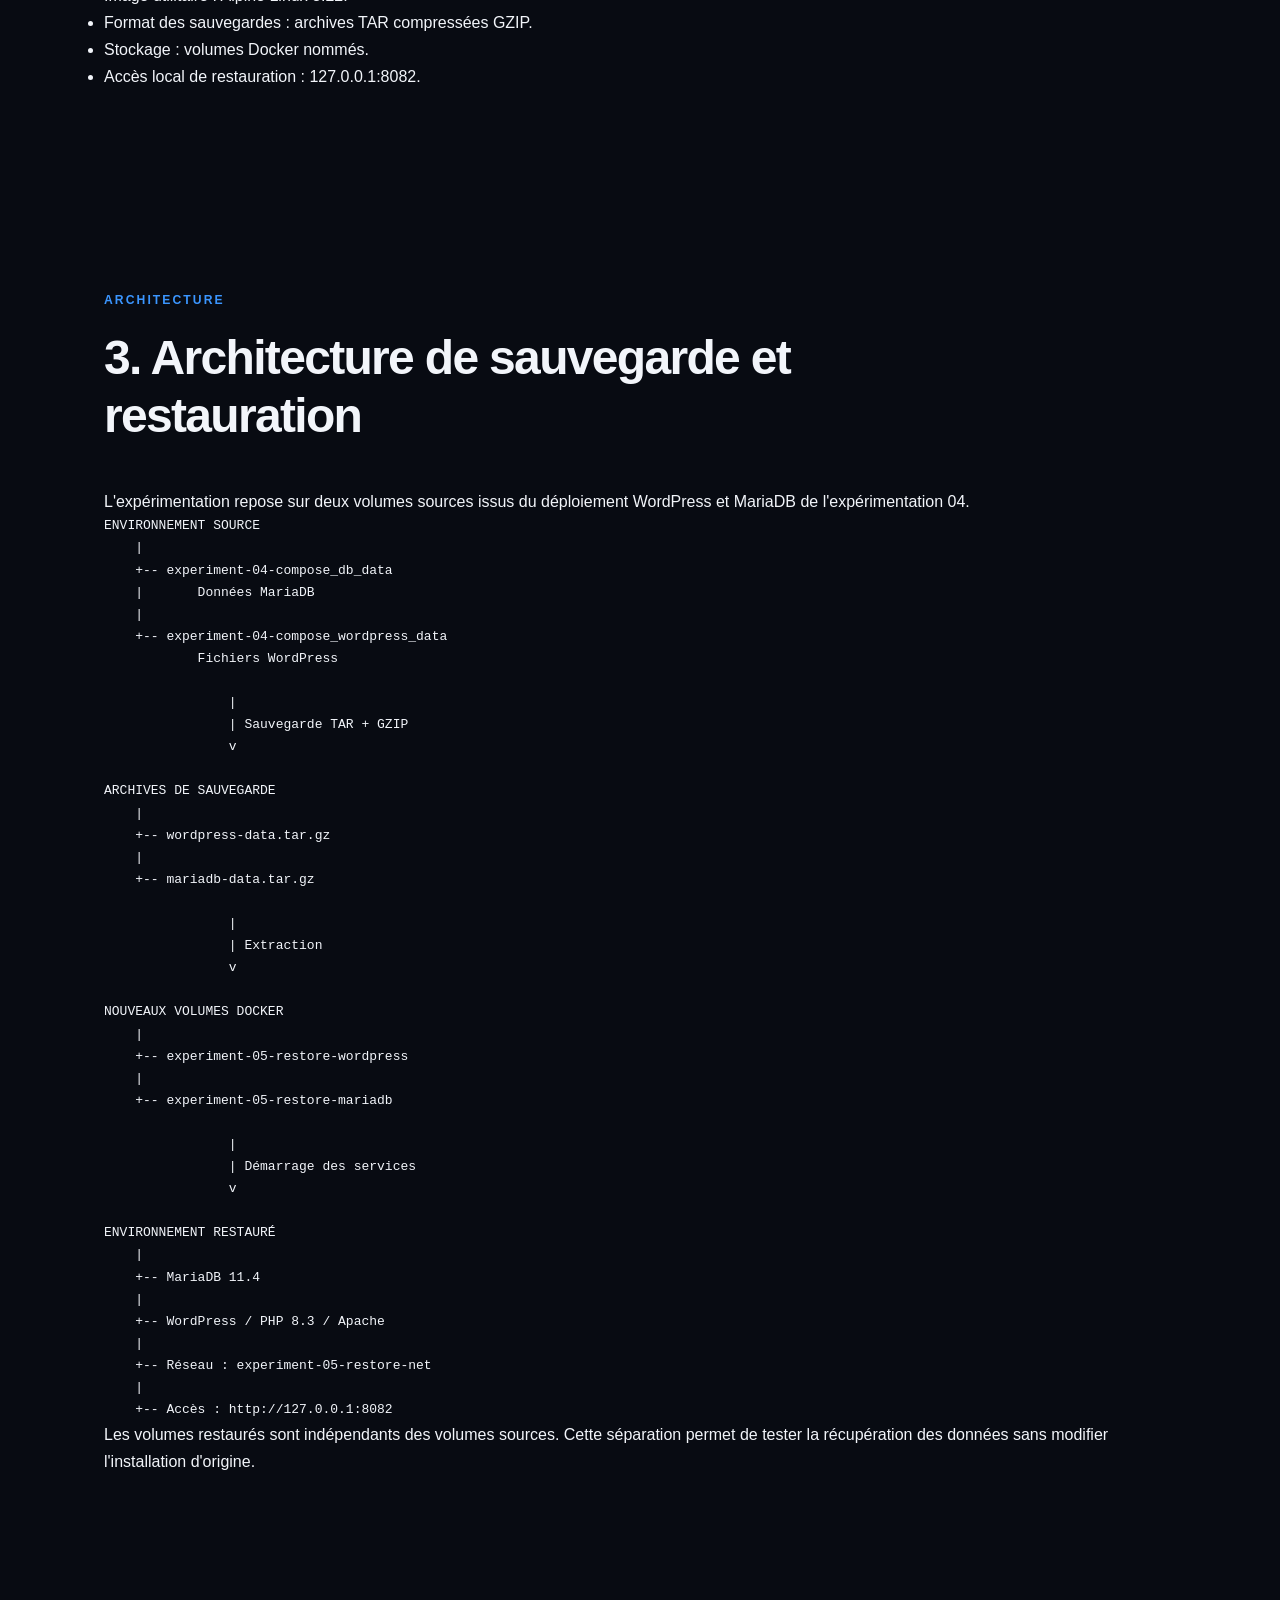
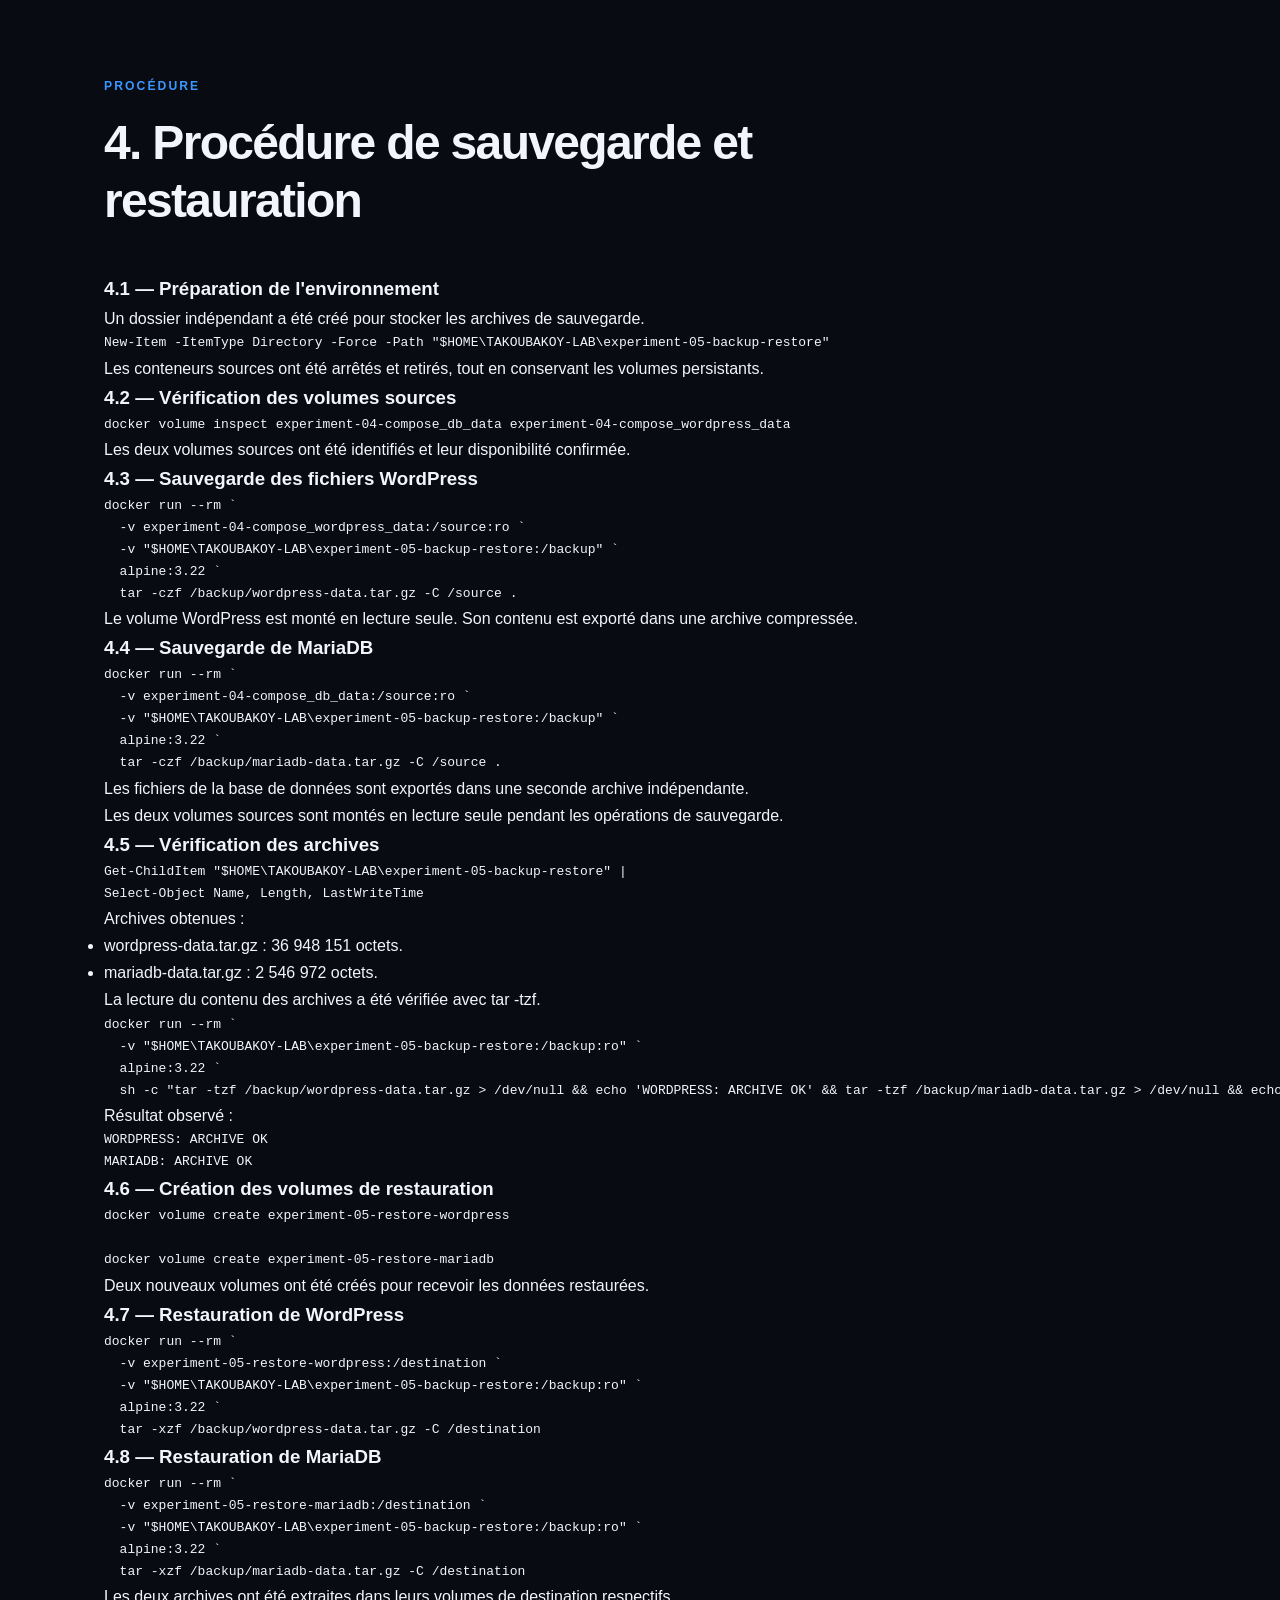
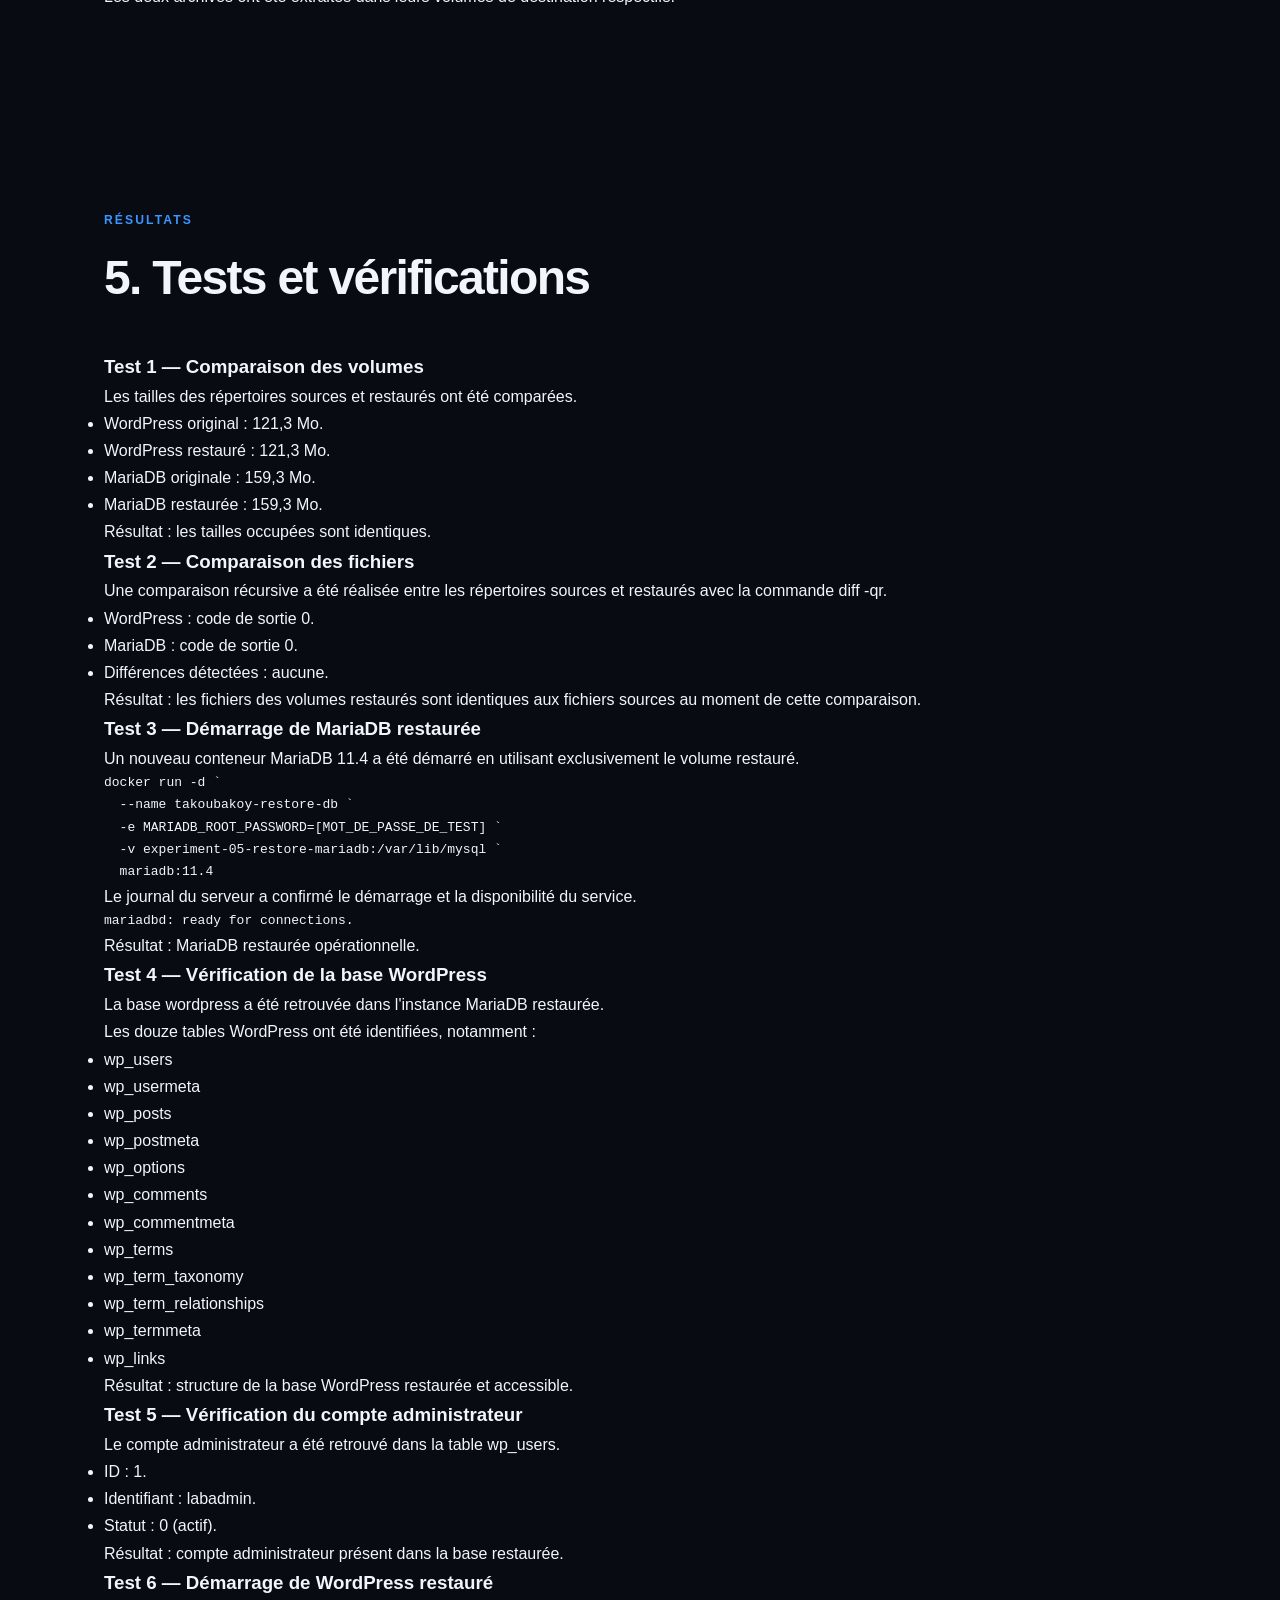
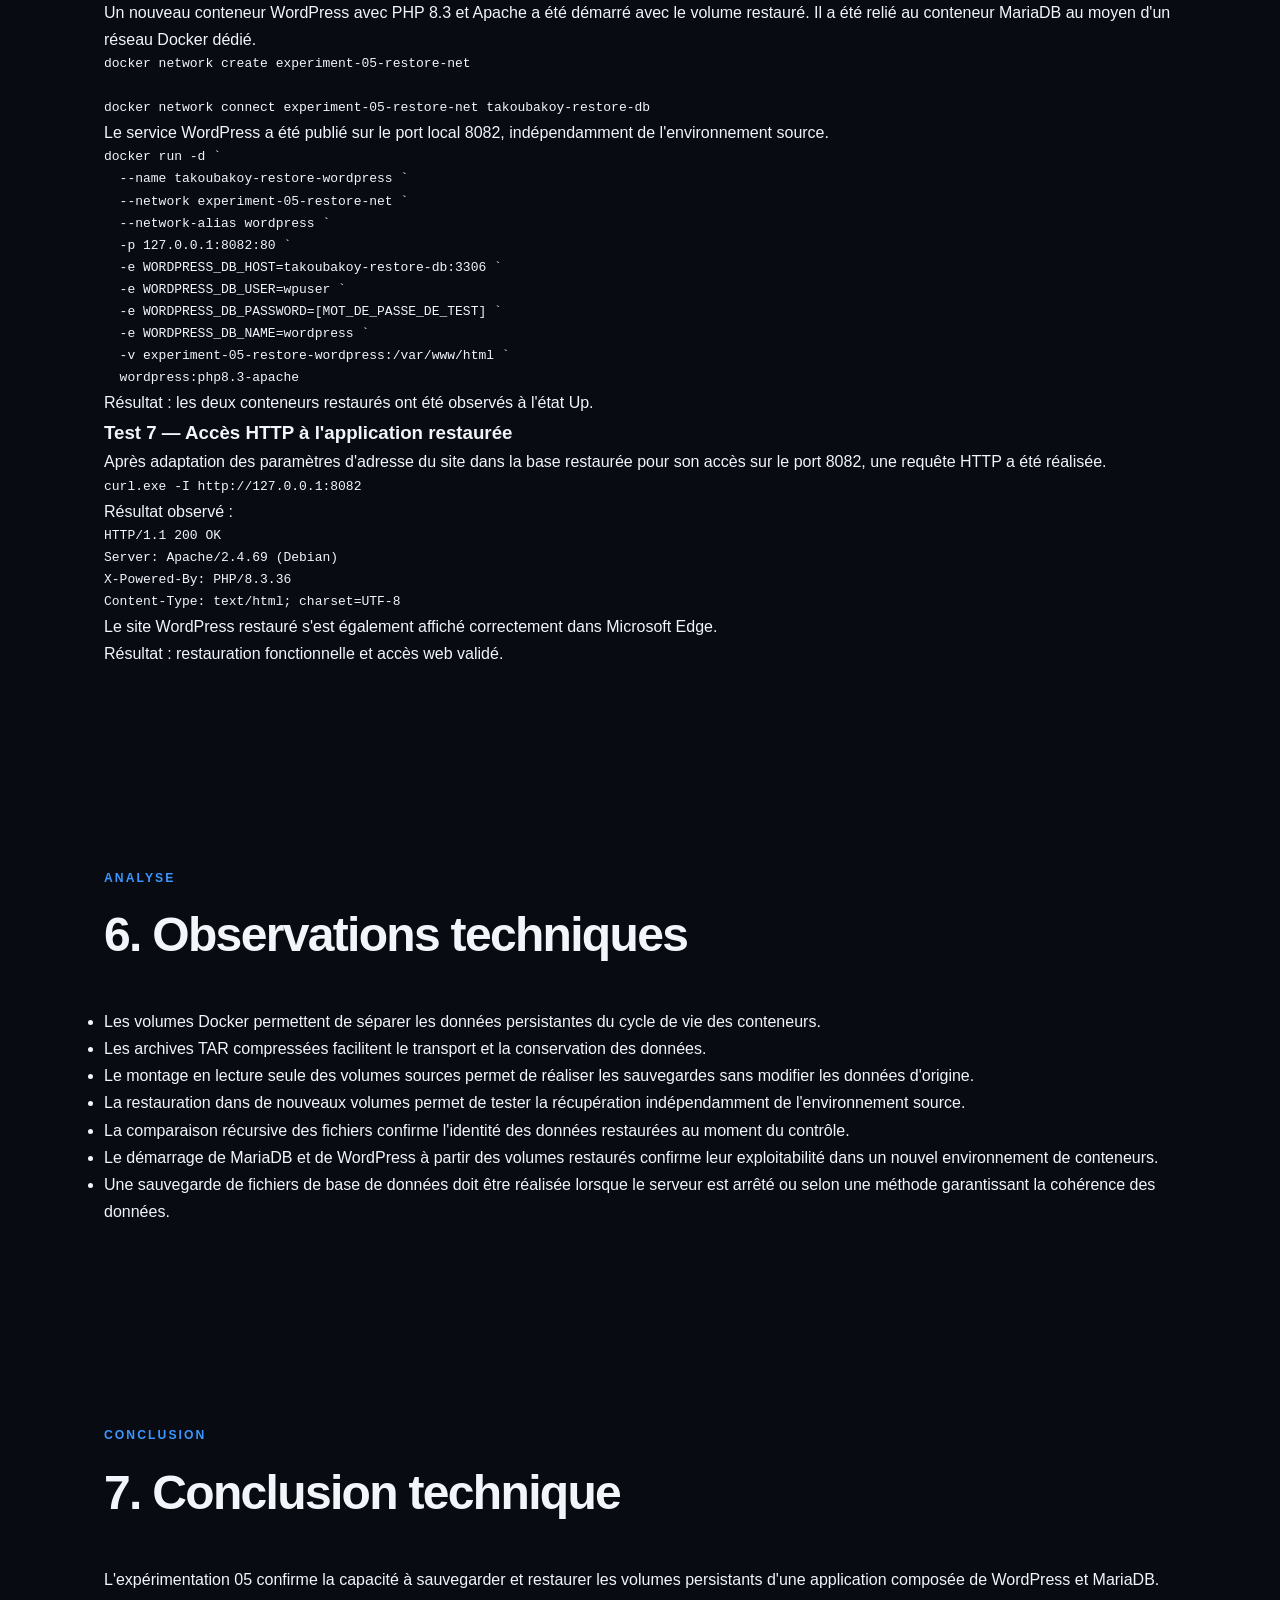
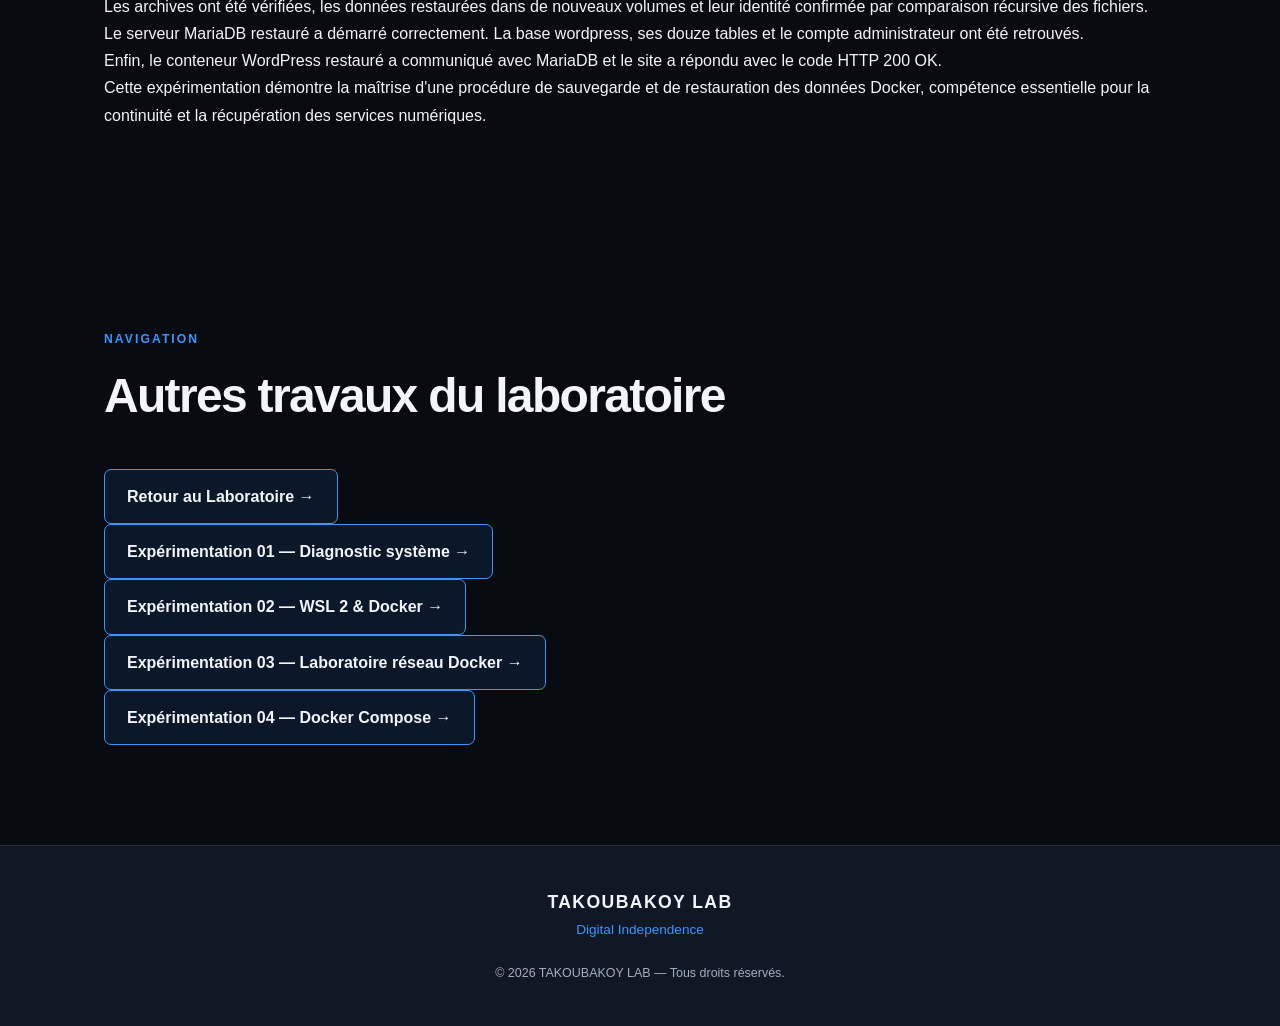
<file: laboratoire/experimentations/sauvegarde-restauration-volumes-docker.html>
<!DOCTYPE html>
<html lang="fr">

<head>
  <meta charset="UTF-8">
  <meta name="viewport" content="width=device-width, initial-scale=1.0">

  <meta name="description" content="Rapport technique de l'expérimentation 05 de TAKOUBAKOY LAB : sauvegarde, vérification et restauration des volumes Docker WordPress et MariaDB.">

  <title>Expérimentation 05 — Sauvegarde et restauration Docker | TAKOUBAKOY LAB</title>

  <link rel="icon" type="image/svg+xml" href="../../assets/images/favicon.svg">
  <link rel="stylesheet" href="../../assets/css/style.css">
</head>

<body>

  <header class="site-header">

    <a href="../../index.html" class="brand" aria-label="TAKOUBAKOY LAB — Accueil">
      <img
        src="../../assets/images/takoubakoy-lab-logo.svg"
        alt="TAKOUBAKOY LAB — Digital Independence"
        class="brand-logo">
    </a>

    <nav class="main-nav" aria-label="Navigation principale">
      <a href="../../index.html">Accueil</a>
      <a href="../../systemes/">Systèmes</a>
      <a href="../../securite/">Sécurité</a>
      <a href="../../outils-solutions/">Outils & Solutions</a>
      <a href="../../projets/">Projets</a>
      <a href="../../ressources/">Ressources</a>
      <a href="../">Laboratoire</a>
    </nav>

  </header>

  <main>

    <section class="hero">

      <p class="eyebrow">TAKOUBAKOY LAB — EXPÉRIMENTATION 05</p>

      <h1>Sauvegarde et restauration<br><span>des volumes Docker</span></h1>

      <p class="hero-description">
        Protection des données persistantes, création
        d'archives et restauration d'une infrastructure
        WordPress et MariaDB dans de nouveaux volumes Docker.
      </p>

    </section>

    <section class="content-section">

      <div class="section-heading">
        <p class="eyebrow">OBJECTIF</p>
        <h2>1. Objectif de l'expérimentation</h2>
      </div>

      <p>
        Cette expérimentation vise à maîtriser les opérations
        de sauvegarde et de restauration des données persistantes
        utilisées par des applications conteneurisées.
      </p>

      <p>
        Le laboratoire s'appuie sur l'environnement WordPress
        et MariaDB déployé lors de l'expérimentation 04.
      </p>

      <p>
        Les données des deux volumes Docker sont exportées
        dans des archives compressées, puis restaurées
        dans de nouveaux volumes indépendants.
      </p>

      <p>
        L'objectif final est de vérifier l'intégrité des fichiers,
        le fonctionnement de la base de données restaurée
        et la disponibilité de l'application WordPress.
      </p>

    </section>

    <section class="content-section">

      <div class="section-heading">
        <p class="eyebrow">ENVIRONNEMENT</p>
        <h2>2. Configuration technique</h2>
      </div>

      <ul>
        <li>Système hôte : Windows 11 Famille.</li>
        <li>Terminal : Windows PowerShell 5.1.</li>
        <li>Plateforme : Docker Desktop avec moteur WSL 2.</li>
        <li>Base de données : MariaDB 11.4.</li>
        <li>Application web : WordPress avec PHP 8.3 et Apache.</li>
        <li>Outil d'archivage : tar.</li>
        <li>Image utilitaire : Alpine Linux 3.22.</li>
        <li>Format des sauvegardes : archives TAR compressées GZIP.</li>
        <li>Stockage : volumes Docker nommés.</li>
        <li>Accès local de restauration : 127.0.0.1:8082.</li>
      </ul>

    </section>

    <section class="content-section">

      <div class="section-heading">
        <p class="eyebrow">ARCHITECTURE</p>
        <h2>3. Architecture de sauvegarde et restauration</h2>
      </div>

      <p>
        L'expérimentation repose sur deux volumes sources
        issus du déploiement WordPress et MariaDB de
        l'expérimentation 04.
      </p>

      <pre><code>ENVIRONNEMENT SOURCE
    |
    +-- experiment-04-compose_db_data
    |       Données MariaDB
    |
    +-- experiment-04-compose_wordpress_data
            Fichiers WordPress

                |
                | Sauvegarde TAR + GZIP
                v

ARCHIVES DE SAUVEGARDE
    |
    +-- wordpress-data.tar.gz
    |
    +-- mariadb-data.tar.gz

                |
                | Extraction
                v

NOUVEAUX VOLUMES DOCKER
    |
    +-- experiment-05-restore-wordpress
    |
    +-- experiment-05-restore-mariadb

                |
                | Démarrage des services
                v

ENVIRONNEMENT RESTAURÉ
    |
    +-- MariaDB 11.4
    |
    +-- WordPress / PHP 8.3 / Apache
    |
    +-- Réseau : experiment-05-restore-net
    |
    +-- Accès : http://127.0.0.1:8082</code></pre>

      <p>
        Les volumes restaurés sont indépendants des volumes
        sources. Cette séparation permet de tester la
        récupération des données sans modifier l'installation
        d'origine.
      </p>

    </section>

    <section class="content-section">

      <div class="section-heading">
        <p class="eyebrow">PROCÉDURE</p>
        <h2>4. Procédure de sauvegarde et restauration</h2>
      </div>

      <h3>4.1 — Préparation de l'environnement</h3>

      <p>
        Un dossier indépendant a été créé pour stocker
        les archives de sauvegarde.
      </p>

      <pre><code>New-Item -ItemType Directory -Force -Path "$HOME\TAKOUBAKOY-LAB\experiment-05-backup-restore"</code></pre>

      <p>
        Les conteneurs sources ont été arrêtés et retirés,
        tout en conservant les volumes persistants.
      </p>

      <h3>4.2 — Vérification des volumes sources</h3>

      <pre><code>docker volume inspect experiment-04-compose_db_data experiment-04-compose_wordpress_data</code></pre>

      <p>
        Les deux volumes sources ont été identifiés
        et leur disponibilité confirmée.
      </p>

      <h3>4.3 — Sauvegarde des fichiers WordPress</h3>

      <pre><code>docker run --rm `
  -v experiment-04-compose_wordpress_data:/source:ro `
  -v "$HOME\TAKOUBAKOY-LAB\experiment-05-backup-restore:/backup" `
  alpine:3.22 `
  tar -czf /backup/wordpress-data.tar.gz -C /source .</code></pre>

      <p>
        Le volume WordPress est monté en lecture seule.
        Son contenu est exporté dans une archive compressée.
      </p>

      <h3>4.4 — Sauvegarde de MariaDB</h3>

      <pre><code>docker run --rm `
  -v experiment-04-compose_db_data:/source:ro `
  -v "$HOME\TAKOUBAKOY-LAB\experiment-05-backup-restore:/backup" `
  alpine:3.22 `
  tar -czf /backup/mariadb-data.tar.gz -C /source .</code></pre>

      <p>
        Les fichiers de la base de données sont exportés
        dans une seconde archive indépendante.
      </p>

      <p>
        Les deux volumes sources sont montés en lecture seule
        pendant les opérations de sauvegarde.
      </p>

      <h3>4.5 — Vérification des archives</h3>

      <pre><code>Get-ChildItem "$HOME\TAKOUBAKOY-LAB\experiment-05-backup-restore" |
Select-Object Name, Length, LastWriteTime</code></pre>

      <p>Archives obtenues :</p>

      <ul>
        <li>wordpress-data.tar.gz : 36 948 151 octets.</li>
        <li>mariadb-data.tar.gz : 2 546 972 octets.</li>
      </ul>

      <p>
        La lecture du contenu des archives a été vérifiée
        avec tar -tzf.
      </p>

      <pre><code>docker run --rm `
  -v "$HOME\TAKOUBAKOY-LAB\experiment-05-backup-restore:/backup:ro" `
  alpine:3.22 `
  sh -c "tar -tzf /backup/wordpress-data.tar.gz > /dev/null && echo 'WORDPRESS: ARCHIVE OK' && tar -tzf /backup/mariadb-data.tar.gz > /dev/null && echo 'MARIADB: ARCHIVE OK'"</code></pre>

      <p>Résultat observé :</p>

      <pre><code>WORDPRESS: ARCHIVE OK
MARIADB: ARCHIVE OK</code></pre>

      <h3>4.6 — Création des volumes de restauration</h3>

      <pre><code>docker volume create experiment-05-restore-wordpress

docker volume create experiment-05-restore-mariadb</code></pre>

      <p>
        Deux nouveaux volumes ont été créés pour recevoir
        les données restaurées.
      </p>

      <h3>4.7 — Restauration de WordPress</h3>

      <pre><code>docker run --rm `
  -v experiment-05-restore-wordpress:/destination `
  -v "$HOME\TAKOUBAKOY-LAB\experiment-05-backup-restore:/backup:ro" `
  alpine:3.22 `
  tar -xzf /backup/wordpress-data.tar.gz -C /destination</code></pre>

      <h3>4.8 — Restauration de MariaDB</h3>

      <pre><code>docker run --rm `
  -v experiment-05-restore-mariadb:/destination `
  -v "$HOME\TAKOUBAKOY-LAB\experiment-05-backup-restore:/backup:ro" `
  alpine:3.22 `
  tar -xzf /backup/mariadb-data.tar.gz -C /destination</code></pre>

      <p>
        Les deux archives ont été extraites dans leurs
        volumes de destination respectifs.
      </p>

    </section>

    <section class="content-section">

      <div class="section-heading">
        <p class="eyebrow">RÉSULTATS</p>
        <h2>5. Tests et vérifications</h2>
      </div>

      <h3>Test 1 — Comparaison des volumes</h3>

      <p>
        Les tailles des répertoires sources et restaurés
        ont été comparées.
      </p>

      <ul>
        <li>WordPress original : 121,3 Mo.</li>
        <li>WordPress restauré : 121,3 Mo.</li>
        <li>MariaDB originale : 159,3 Mo.</li>
        <li>MariaDB restaurée : 159,3 Mo.</li>
      </ul>

      <p>
        Résultat : les tailles occupées sont identiques.
      </p>

      <h3>Test 2 — Comparaison des fichiers</h3>

      <p>
        Une comparaison récursive a été réalisée
        entre les répertoires sources et restaurés
        avec la commande diff -qr.
      </p>

      <ul>
        <li>WordPress : code de sortie 0.</li>
        <li>MariaDB : code de sortie 0.</li>
        <li>Différences détectées : aucune.</li>
      </ul>

      <p>
        Résultat : les fichiers des volumes restaurés
        sont identiques aux fichiers sources au moment
        de cette comparaison.
      </p>

      <h3>Test 3 — Démarrage de MariaDB restaurée</h3>

      <p>
        Un nouveau conteneur MariaDB 11.4 a été démarré
        en utilisant exclusivement le volume restauré.
      </p>

      <pre><code>docker run -d `
  --name takoubakoy-restore-db `
  -e MARIADB_ROOT_PASSWORD=[MOT_DE_PASSE_DE_TEST] `
  -v experiment-05-restore-mariadb:/var/lib/mysql `
  mariadb:11.4</code></pre>

      <p>
        Le journal du serveur a confirmé le démarrage
        et la disponibilité du service.
      </p>

      <pre><code>mariadbd: ready for connections.</code></pre>

      <p>Résultat : MariaDB restaurée opérationnelle.</p>

      <h3>Test 4 — Vérification de la base WordPress</h3>

      <p>
        La base wordpress a été retrouvée dans
        l'instance MariaDB restaurée.
      </p>

      <p>
        Les douze tables WordPress ont été identifiées,
        notamment :
      </p>

      <ul>
        <li>wp_users</li>
        <li>wp_usermeta</li>
        <li>wp_posts</li>
        <li>wp_postmeta</li>
        <li>wp_options</li>
        <li>wp_comments</li>
        <li>wp_commentmeta</li>
        <li>wp_terms</li>
        <li>wp_term_taxonomy</li>
        <li>wp_term_relationships</li>
        <li>wp_termmeta</li>
        <li>wp_links</li>
      </ul>

      <p>
        Résultat : structure de la base WordPress restaurée
        et accessible.
      </p>

      <h3>Test 5 — Vérification du compte administrateur</h3>

      <p>
        Le compte administrateur a été retrouvé
        dans la table wp_users.
      </p>

      <ul>
        <li>ID : 1.</li>
        <li>Identifiant : labadmin.</li>
        <li>Statut : 0 (actif).</li>
      </ul>

      <p>
        Résultat : compte administrateur présent
        dans la base restaurée.
      </p>

      <h3>Test 6 — Démarrage de WordPress restauré</h3>

      <p>
        Un nouveau conteneur WordPress avec PHP 8.3
        et Apache a été démarré avec le volume restauré.
        Il a été relié au conteneur MariaDB au moyen
        d'un réseau Docker dédié.
      </p>

      <pre><code>docker network create experiment-05-restore-net

docker network connect experiment-05-restore-net takoubakoy-restore-db</code></pre>

      <p>
        Le service WordPress a été publié sur le port local
        8082, indépendamment de l'environnement source.
      </p>

      <pre><code>docker run -d `
  --name takoubakoy-restore-wordpress `
  --network experiment-05-restore-net `
  --network-alias wordpress `
  -p 127.0.0.1:8082:80 `
  -e WORDPRESS_DB_HOST=takoubakoy-restore-db:3306 `
  -e WORDPRESS_DB_USER=wpuser `
  -e WORDPRESS_DB_PASSWORD=[MOT_DE_PASSE_DE_TEST] `
  -e WORDPRESS_DB_NAME=wordpress `
  -v experiment-05-restore-wordpress:/var/www/html `
  wordpress:php8.3-apache</code></pre>

      <p>
        Résultat : les deux conteneurs restaurés
        ont été observés à l'état Up.
      </p>

      <h3>Test 7 — Accès HTTP à l'application restaurée</h3>

      <p>
        Après adaptation des paramètres d'adresse
        du site dans la base restaurée pour son accès
        sur le port 8082, une requête HTTP a été réalisée.
      </p>

      <pre><code>curl.exe -I http://127.0.0.1:8082</code></pre>

      <p>Résultat observé :</p>

      <pre><code>HTTP/1.1 200 OK
Server: Apache/2.4.69 (Debian)
X-Powered-By: PHP/8.3.36
Content-Type: text/html; charset=UTF-8</code></pre>

      <p>
        Le site WordPress restauré s'est également affiché
        correctement dans Microsoft Edge.
      </p>

      <p>
        Résultat : restauration fonctionnelle et accès web
        validé.
      </p>

    </section>

    <section class="content-section">

      <div class="section-heading">
        <p class="eyebrow">ANALYSE</p>
        <h2>6. Observations techniques</h2>
      </div>

      <ul>
        <li>
          Les volumes Docker permettent de séparer
          les données persistantes du cycle de vie
          des conteneurs.
        </li>
        <li>
          Les archives TAR compressées facilitent
          le transport et la conservation des données.
        </li>
        <li>
          Le montage en lecture seule des volumes sources
          permet de réaliser les sauvegardes sans modifier
          les données d'origine.
        </li>
        <li>
          La restauration dans de nouveaux volumes permet
          de tester la récupération indépendamment
          de l'environnement source.
        </li>
        <li>
          La comparaison récursive des fichiers confirme
          l'identité des données restaurées au moment
          du contrôle.
        </li>
        <li>
          Le démarrage de MariaDB et de WordPress à partir
          des volumes restaurés confirme leur exploitabilité
          dans un nouvel environnement de conteneurs.
        </li>
        <li>
          Une sauvegarde de fichiers de base de données
          doit être réalisée lorsque le serveur est arrêté
          ou selon une méthode garantissant la cohérence
          des données.
        </li>
      </ul>

    </section>

    <section class="content-section">

      <div class="section-heading">
        <p class="eyebrow">CONCLUSION</p>
        <h2>7. Conclusion technique</h2>
      </div>

      <p>
        L'expérimentation 05 confirme la capacité à sauvegarder
        et restaurer les volumes persistants d'une application
        composée de WordPress et MariaDB.
      </p>

      <p>
        Les archives ont été vérifiées, les données restaurées
        dans de nouveaux volumes et leur identité confirmée
        par comparaison récursive des fichiers.
      </p>

      <p>
        Le serveur MariaDB restauré a démarré correctement.
        La base wordpress, ses douze tables et le compte
        administrateur ont été retrouvés.
      </p>

      <p>
        Enfin, le conteneur WordPress restauré a communiqué
        avec MariaDB et le site a répondu avec le code
        HTTP 200 OK.
      </p>

      <p>
        Cette expérimentation démontre la maîtrise d'une
        procédure de sauvegarde et de restauration des données
        Docker, compétence essentielle pour la continuité
        et la récupération des services numériques.
      </p>

    </section>

    <section class="content-section">

      <div class="section-heading">
        <p class="eyebrow">NAVIGATION</p>
        <h2>Autres travaux du laboratoire</h2>
      </div>

      <p>
        <a href="../" class="primary-link">
          Retour au Laboratoire →
        </a>
      </p>

      <p>
        <a href="diagnostic-systeme.html" class="primary-link">
          Expérimentation 01 — Diagnostic système →
        </a>
      </p>

      <p>
        <a href="environnement-wsl2-docker.html" class="primary-link">
          Expérimentation 02 — WSL 2 & Docker →
        </a>
      </p>

      <p>
        <a href="laboratoire-reseau-docker.html" class="primary-link">
          Expérimentation 03 — Laboratoire réseau Docker →
        </a>
      </p>

      <p>
        <a href="deploiement-multi-conteneurs-docker-compose.html" class="primary-link">
          Expérimentation 04 — Docker Compose →
        </a>
      </p>

    </section>

  </main>

  <footer class="site-footer">

    <p class="footer-brand">TAKOUBAKOY LAB</p>
    <p class="footer-tagline">Digital Independence</p>

    <p class="footer-copy">
      © 2026 TAKOUBAKOY LAB — Tous droits réservés.
    </p>

  </footer>

</body>
</html>
</file>
<file: assets/css/style.css>
/* ========================================
   TAKOUBAKOY LAB
   DIGITAL INDEPENDENCE
   Design System — Version 2.0
======================================== */

/* 01 — VARIABLES */

:root {
  --bg-main: #080b12;
  --bg-secondary: #101725;
  --bg-card: #141d2b;
  --bg-card-hover: #19263a;

  --text-main: #f2f5fa;
  --text-muted: #a3afc2;

--accent-red: #ff5364;
--accent-blue: #3b96ff;

  --border-color: rgba(255, 255, 255, 0.09);
  --content-width: 1120px;

  --radius: 14px;
  --transition: 0.3s ease;
}

/* 02 — RESET */

* {
  box-sizing: border-box;
  margin: 0;
  padding: 0;
}

html {
  scroll-behavior: smooth;
  scroll-padding-top: 30px;
}

body {
  min-height: 100vh;
  background: var(--bg-main);
  color: var(--text-main);
  font-family: Arial, Helvetica, sans-serif;
  line-height: 1.7;
  -webkit-font-smoothing: antialiased;
}

a {
  color: inherit;
  text-decoration: none;
}

img {
  max-width: 100%;
}

/* 03 — EN-TÊTE */

.site-header {
  display: flex;
  align-items: center;
  justify-content: space-between;
  gap: 32px;
  min-height: 112px;
  padding: 16px max(24px, calc((100% - var(--content-width)) / 2));
  border-bottom: 1px solid var(--border-color);
  background: var(--bg-secondary);
}

.brand {
  display: inline-flex;
  align-items: center;
  flex-shrink: 0;
}

.brand-logo {
  display: block;
  width: min(100%, 300px);
  height: auto;
  max-height: 78px;
  object-fit: contain;
}

/* 04 — NAVIGATION */

.main-nav {
  display: flex;
  align-items: center;
  justify-content: flex-end;
  flex-wrap: wrap;
  gap: 24px;
}

.main-nav a {
  color: var(--text-muted);
  font-size: 0.88rem;
  font-weight: 600;
  transition: color var(--transition);
}

.main-nav a:hover {
  color: var(--accent-blue);
}

/* 05 — CONTENU PRINCIPAL */

main {
  width: 100%;
  overflow: hidden;
}

.hero,
.content-section,
.philosophy-section {
  max-width: var(--content-width);
  margin: 0 auto;
  padding: 100px 24px;
}

/* 06 — SECTION HERO */

.hero {
  position: relative;
  isolation: isolate;
  display: flex;
  flex-direction: column;
  align-items: flex-start;
  justify-content: center;
  min-height: 590px;
}

.hero::before {
  position: absolute;
  z-index: -1;
  top: 65px;
  right: 5%;
  width: 310px;
  height: 310px;
  border: 1px solid rgba(39, 136, 245, 0.18);
  border-radius: 50%;
  box-shadow:
    0 0 70px rgba(39, 136, 245, 0.09),
    inset 0 0 70px rgba(237, 53, 72, 0.06);
  content: "";
  animation: pulse 6s ease-in-out infinite;
}

.eyebrow {
  margin-bottom: 18px;
  color: var(--accent-blue);
  font-size: 0.76rem;
  font-weight: 800;
  letter-spacing: 0.17em;
}

.hero h1 {
  margin-bottom: 24px;
  font-size: clamp(3rem, 7vw, 5.7rem);
  font-weight: 800;
  line-height: 1.06;
  letter-spacing: -0.055em;
}

.hero h1 span {
  color: var(--accent-red);
}

.hero-description {
  max-width: 620px;
  margin-bottom: 32px;
  color: var(--text-muted);
  font-size: 1.15rem;
}

.primary-link {
  display: inline-flex;
  align-items: center;
  gap: 14px;
  padding: 13px 22px;
  border: 1px solid var(--accent-blue);
  border-radius: 7px;
  background: rgba(39, 136, 245, 0.1);
  color: var(--text-main);
  font-weight: 700;
  transition: var(--transition);
}

.primary-link:hover {
  background: var(--accent-blue);
  transform: translateY(-3px);
}

/* 07 — TITRES DE SECTIONS */

.section-heading {
  max-width: 720px;
  margin-bottom: 44px;
}

.section-heading h2,
.philosophy-section h2,
.resources-section h2 {
  margin-bottom: 18px;
  font-size: clamp(2rem, 4vw, 3rem);
  font-weight: 800;
  line-height: 1.2;
  letter-spacing: -0.035em;
}

.section-heading > p:last-child,
.philosophy-section > p:not(.eyebrow):not(.philosophy-signature),
.resources-section > p:last-child {
  max-width: 680px;
  color: var(--text-muted);
}

/* 08 — CARTES DES DOMAINES */

.domain-grid {
  display: grid;
  grid-template-columns: repeat(3, minmax(0, 1fr));
  gap: 20px;
}

.domain-card {
  position: relative;
  min-height: 245px;
  padding: 27px;
  overflow: hidden;
  border: 1px solid var(--border-color);
  border-radius: var(--radius);
  background: var(--bg-card);
  transition:
    background var(--transition),
    border-color var(--transition),
    transform var(--transition);
}

.domain-card:hover {
  transform: translateY(-5px);
  border-color: rgba(39, 136, 245, 0.45);
  background: var(--bg-card-hover);
}

.card-number {
  display: block;
  margin-bottom: 24px;
  color: var(--accent-red);
  font-size: 0.8rem;
  font-weight: 800;
  letter-spacing: 0.1em;
}

.domain-card h3 {
  margin-bottom: 12px;
  font-size: 1.3rem;
  font-weight: 700;
}

.domain-card p {
  margin-bottom: 20px;
  color: var(--text-muted);
  font-size: 0.93rem;
}

.card-arrow {
  color: var(--accent-blue);
  font-size: 0.85rem;
  font-weight: 700;
}

/* 09 — PHILOSOPHIE */

.philosophy-section {
  position: relative;
  max-width: none;
  padding-right: max(24px, calc((100% - var(--content-width)) / 2));
  padding-left: max(24px, calc((100% - var(--content-width)) / 2));
  border-top: 1px solid var(--border-color);
  border-bottom: 1px solid var(--border-color);
  background:
    linear-gradient(
      110deg,
      rgba(237, 53, 72, 0.07),
      transparent 45%,
      rgba(39, 136, 245, 0.08)
    ),
    var(--bg-secondary);
}

.philosophy-section h2 {
  max-width: 780px;
}

.philosophy-signature {
  margin-top: 30px;
  color: var(--accent-blue);
  font-weight: 700;
}

/* 10 — PROJETS */

.project-panel {
  padding: 38px;
  border: 1px solid var(--border-color);
  border-left: 3px solid var(--accent-red);
  border-radius: var(--radius);
  background: var(--bg-card);
}

.project-status {
  display: inline-block;
  margin-bottom: 18px;
  color: var(--accent-blue);
  font-size: 0.72rem;
  font-weight: 800;
  letter-spacing: 0.12em;
}

.project-panel h3 {
  margin-bottom: 12px;
  font-size: 1.55rem;
}

.project-panel p {
  color: var(--text-muted);
}

/* 11 — RESSOURCES */

.resources-section {
  border-top: 1px solid var(--border-color);
}

.resources-section h2 {
  max-width: 650px;
}

/* 12 — PIED DE PAGE */

.site-footer {
  padding: 42px 24px;
  border-top: 1px solid var(--border-color);
  background: var(--bg-secondary);
  text-align: center;
}

.footer-brand {
  color: var(--text-main);
  font-size: 1.1rem;
  font-weight: 800;
  letter-spacing: 0.08em;
}

.site-footer > p:nth-child(2) {
  color: var(--accent-blue);
  font-size: 0.85rem;
}
.footer-tagline {
  color: var(--accent-blue);
  font-size: 0.85rem;
}

.footer-nav {
  display: flex;
  justify-content: center;
  flex-wrap: wrap;
  gap: 12px 24px;
  margin-top: 24px;
}

.footer-nav a {
  color: var(--text-muted);
  font-size: 0.82rem;
  text-decoration: none;
  transition: color 0.2s ease;
}

.footer-nav a:hover {
  color: var(--accent-blue);
}

.footer-nav a:focus-visible {
  outline: 2px solid var(--accent-blue);
  outline-offset: 4px;
}

.footer-copy {
  margin-top: 22px;
  color: var(--text-muted);
  font-size: 0.78rem;
}

/* 13 — ANIMATION */

@keyframes pulse {
  0%, 100% {
    transform: scale(1);
    opacity: 0.55;
  }

  50% {
    transform: scale(1.08);
    opacity: 1;
  }
}

/* 14 — RESPONSIVE */

@media (max-width: 900px) {
  .site-header {
    flex-direction: column;
    justify-content: center;
    gap: 18px;
    padding: 20px 24px;
  }

  .main-nav {
    justify-content: center;
    gap: 16px;
  }

  .domain-grid {
    grid-template-columns: repeat(2, minmax(0, 1fr));
  }

  .hero {
    min-height: 510px;
  }
}

@media (max-width: 600px) {
  .site-header {
    min-height: auto;
    padding: 18px;
  }

  .brand-logo {
    width: min(100%, 280px);
    max-height: 70px;
  }

  .main-nav {
    gap: 10px 16px;
  }

  .main-nav a {
    font-size: 0.78rem;
  }

  .hero,
  .content-section {
    padding: 75px 20px;
  }

  .hero {
    min-height: 490px;
  }

  .hero::before {
    top: 45px;
    right: -60px;
    width: 190px;
    height: 190px;
  }

  .hero-description {
    font-size: 1rem;
  }

  .domain-grid {
    grid-template-columns: 1fr;
    gap: 15px;
  }

  .domain-card {
    min-height: 210px;
  }

  .philosophy-section {
    padding: 75px 20px;
  }

  .project-panel {
    padding: 26px;
  }

  .site-footer {
    padding: 35px 18px;
  }
}

/* 15 — ACCESSIBILITÉ */

::selection {
  background: var(--accent-blue);
  color: white;
}

:focus-visible {
  outline: 2px solid var(--accent-blue);
  outline-offset: 4px;
}

@media (prefers-reduced-motion: reduce) {
  *,
  *::before,
  *::after {
    scroll-behavior: auto !important;
    animation-duration: 0.01ms !important;
    animation-iteration-count: 1 !important;
    transition-duration: 0.01ms !important;
  }
}

/* 16 — TABLEAU DE BORD RÉSEAU */

.network-dashboard,
.network-chart {
  width: 100%;
  max-width: 100%;
  min-width: 0;
}

.network-chart canvas {
  display: block;
  width: 100%;
  max-width: 100%;
  height: auto;
  margin: 12px 0 20px;
}
</file>
